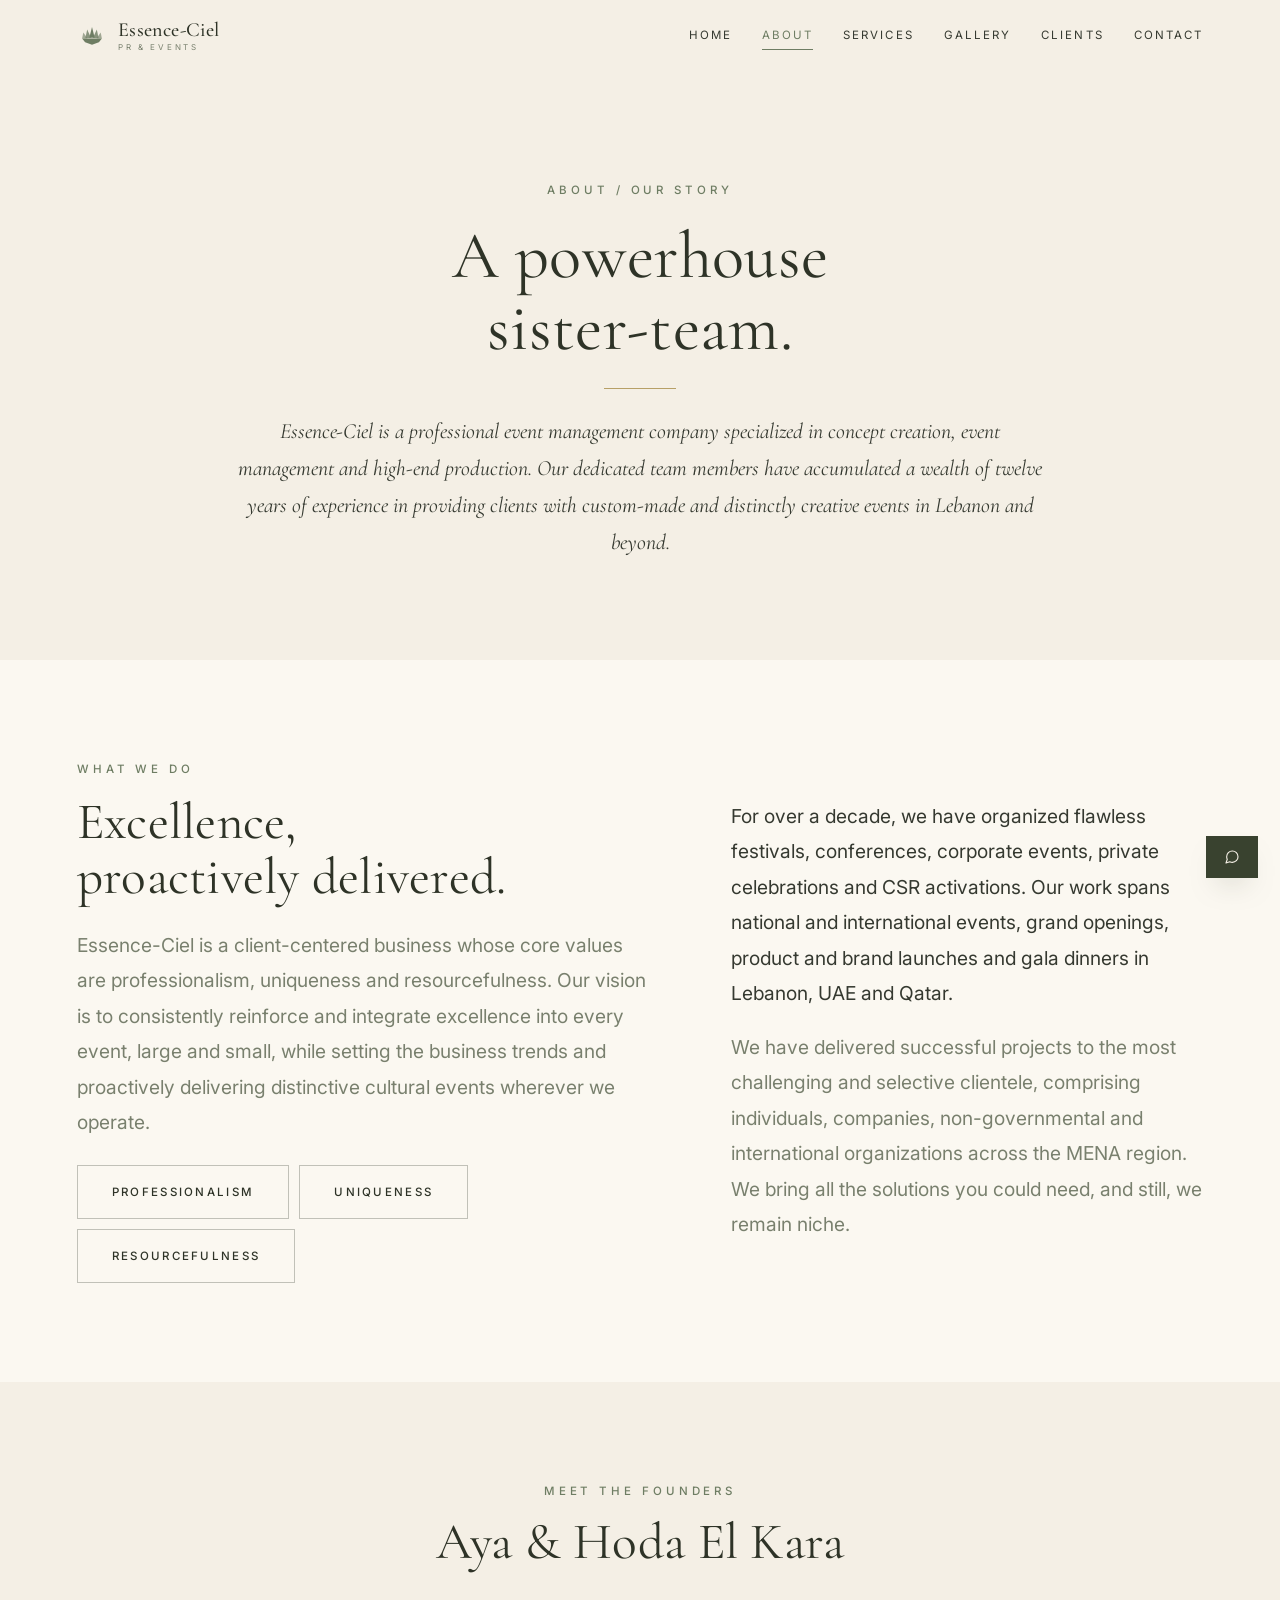
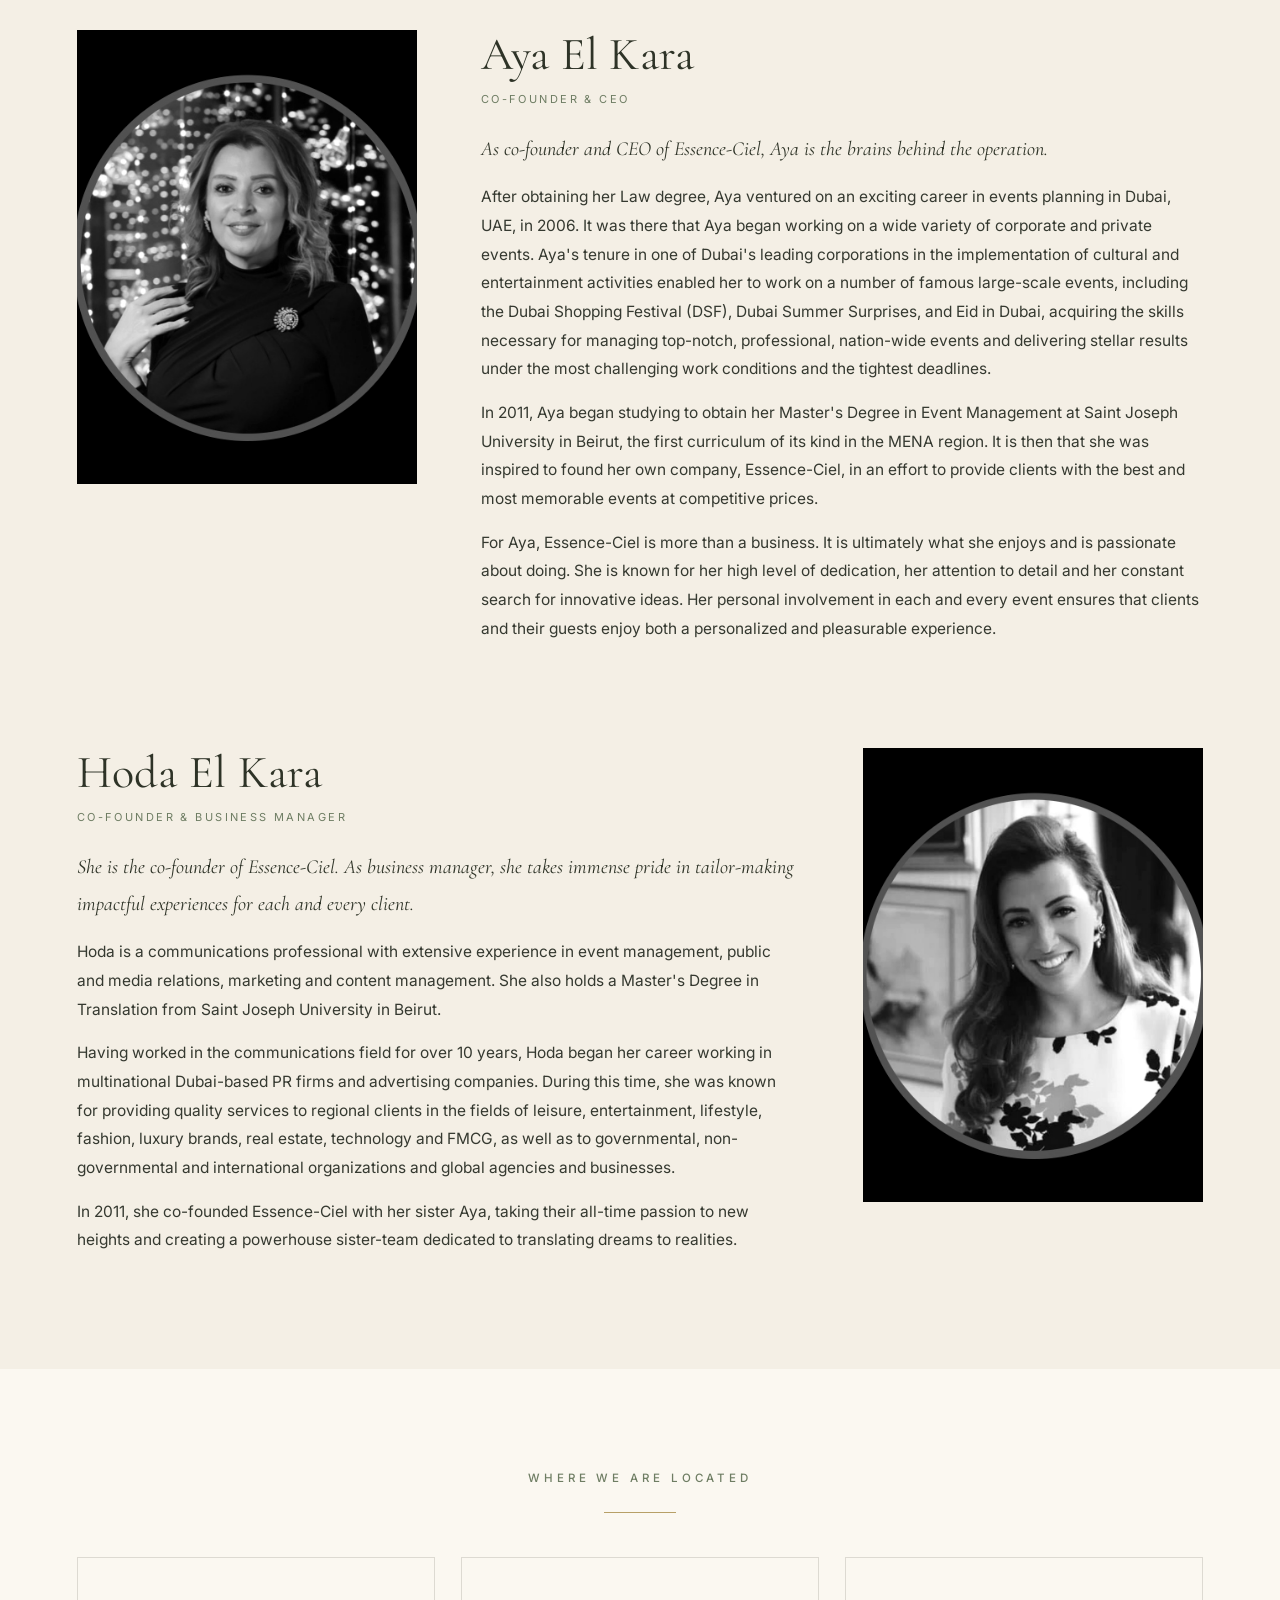
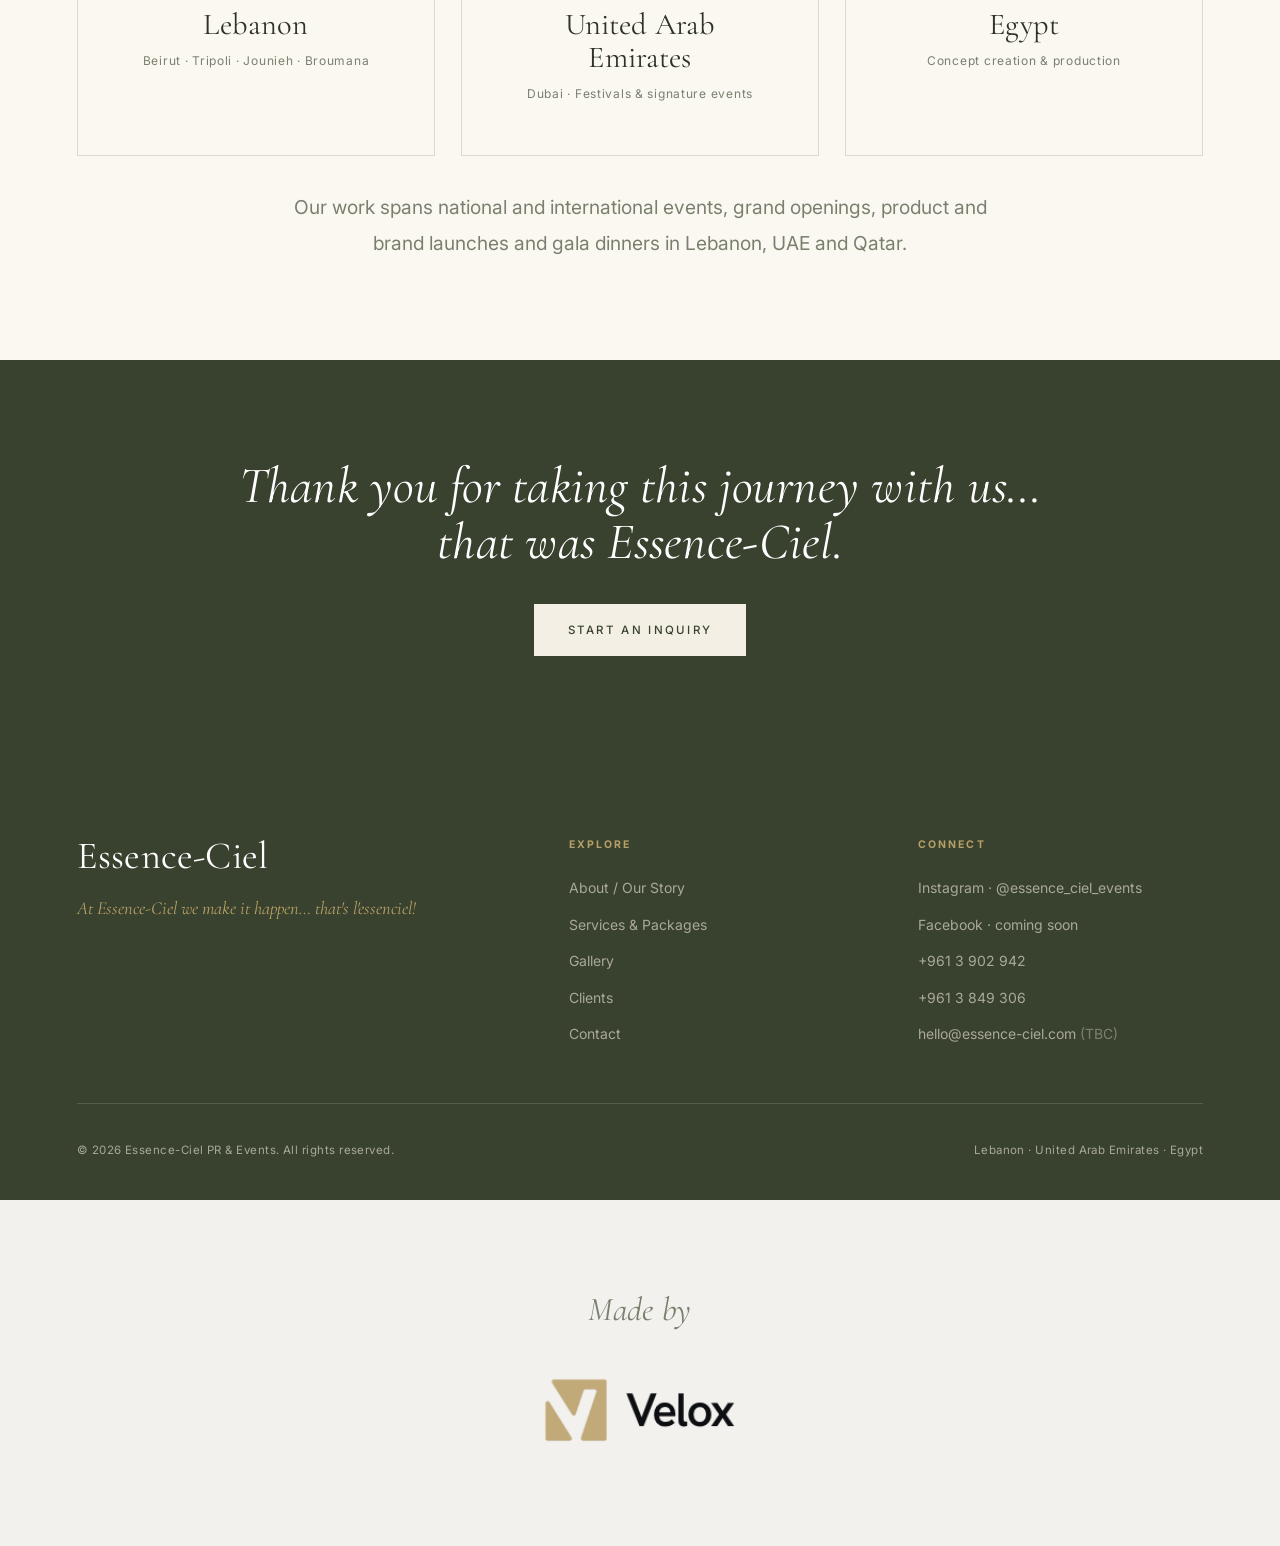
<file: about.html>
<!doctype html>
<html lang="en">
<head>
<meta charset="UTF-8">
<meta name="viewport" content="width=device-width, initial-scale=1.0">
<title>About &amp; Our Story, Essence-Ciel PR &amp; Events</title>
<meta name="description" content="Founded in 2011 by sisters Aya and Hoda El Kara, Essence-Ciel is a client-centered event house built on professionalism, uniqueness and resourcefulness.">
<link rel="icon" href="data:image/svg+xml,%3Csvg xmlns='http://www.w3.org/2000/svg' viewBox='0 0 100 100'%3E%3Crect width='100' height='100' rx='20' fill='%236E7D63'/%3E%3Cg fill='%23F4EFE5'%3E%3Cpolygon points='50,20 59,56 41,56'/%3E%3Cpolygon points='34,28 47,57 28,57'/%3E%3Cpolygon points='66,28 72,57 53,57'/%3E%3Cpolygon points='17,58 83,58 73,71 50,79 27,71'/%3E%3C/g%3E%3C/svg%3E">
<link rel="preconnect" href="https://fonts.googleapis.com"><link rel="preconnect" href="https://fonts.gstatic.com" crossorigin>
<link href="https://fonts.googleapis.com/css2?family=Cormorant+Garamond:ital,wght@0,400;0,500;0,600;1,400;1,500&family=Inter:wght@300;400;500&display=swap" rel="stylesheet">
<link rel="stylesheet" href="assets/css/style.css">
</head>
<body>

<header class="nav">
  <a class="brand" href="index.html">
    <span class="mk"><svg viewBox="0 0 100 100" fill="currentColor"><polygon points="50,20 59,56 41,56"/><polygon points="34,28 47,57 28,57" opacity=".8"/><polygon points="66,28 72,57 53,57" opacity=".8"/><polygon points="21,38 35,58 17,58" opacity=".62"/><polygon points="79,38 83,58 65,58" opacity=".62"/><polygon points="17,58 83,58 73,71 50,79 27,71"/></svg></span>
    <span class="wm"><b>Essence-Ciel</b><small>PR &amp; Events</small></span>
  </a>
  <nav class="nav-links"><a href="index.html">Home</a><a href="about.html">About</a><a href="services.html">Services</a><a href="gallery.html">Gallery</a><a href="clients.html">Clients</a><a href="contact.html">Contact</a></nav>
  <button class="burger" aria-label="Menu"><span></span><span></span><span></span></button>
</header>
<div class="mmenu"><a href="index.html">Home</a><a href="about.html">About</a><a href="services.html">Services</a><a href="gallery.html">Gallery</a><a href="clients.html">Clients</a><a href="contact.html">Contact</a><div class="mfoot">Lebanon · United Arab Emirates · Egypt<br>@essence_ciel_events</div></div>

<!-- page intro -->
<section class="section center" style="padding-top:clamp(130px,20vh,200px)">
  <div class="narrow">
    <p class="kicker reveal">About / Our Story</p>
    <h1 class="d-lg reveal d1" style="margin-top:20px">A powerhouse<br>sister-team.</h1>
    <div class="rule reveal d1"></div>
    <p class="body-serif reveal d2">Essence-Ciel is a professional event management company specialized in concept creation, event management and high-end production. Our dedicated team members have accumulated a wealth of twelve years of experience in providing clients with custom-made and distinctly creative events in Lebanon and beyond.</p>
  </div>
</section>

<!-- what we do -->
<section class="section soft">
  <div class="container two wide-l">
    <div class="reveal">
      <p class="kicker">What We Do</p>
      <h2 class="d-md" style="margin:16px 0 22px">Excellence,<br>proactively delivered.</h2>
      <p class="lead muted">Essence-Ciel is a client-centered business whose core values are professionalism, uniqueness and resourcefulness. Our vision is to consistently reinforce and integrate excellence into every event, large and small, while setting the business trends and proactively delivering distinctive cultural events wherever we operate.</p>
      <div style="display:flex;gap:10px;flex-wrap:wrap;margin-top:24px">
        <span class="btn btn-outline" style="pointer-events:none">Professionalism</span>
        <span class="btn btn-outline" style="pointer-events:none">Uniqueness</span>
        <span class="btn btn-outline" style="pointer-events:none">Resourcefulness</span>
      </div>
    </div>
    <div class="reveal d1">
      <p class="lead">For over a decade, we have organized flawless festivals, conferences, corporate events, private celebrations and CSR activations. Our work spans national and international events, grand openings, product and brand launches and gala dinners in Lebanon, UAE and Qatar.</p>
      <p class="lead muted" style="margin-top:18px">We have delivered successful projects to the most challenging and selective clientele, comprising individuals, companies, non-governmental and international organizations across the MENA region. We bring all the solutions you could need, and still, we remain niche.</p>
    </div>
  </div>
</section>

<!-- founders -->
<section class="section">
  <div class="container">
    <div class="center" style="margin-bottom:60px">
      <p class="kicker reveal">Meet the Founders</p>
      <h2 class="d-md reveal d1" style="margin-top:14px">Aya &amp; Hoda El Kara</h2>
    </div>

    <div style="display:flex;flex-direction:column;gap:clamp(60px,10vh,110px)">
      <div class="founder reveal">
        <div class="founder-ph ph mono"><img src="assets/img/founder-aya.jpg" alt="Aya El Kara"></div>
        <div>
          <h3 class="serif">Aya El Kara</h3>
          <div class="role">Co-founder &amp; CEO</div>
          <p>As co-founder and CEO of Essence-Ciel, Aya is the brains behind the operation.</p>
          <p>After obtaining her Law degree, Aya ventured on an exciting career in events planning in Dubai, UAE, in 2006. It was there that Aya began working on a wide variety of corporate and private events. Aya's tenure in one of Dubai's leading corporations in the implementation of cultural and entertainment activities enabled her to work on a number of famous large-scale events, including the Dubai Shopping Festival (DSF), Dubai Summer Surprises, and Eid in Dubai, acquiring the skills necessary for managing top-notch, professional, nation-wide events and delivering stellar results under the most challenging work conditions and the tightest deadlines.</p>
          <p>In 2011, Aya began studying to obtain her Master's Degree in Event Management at Saint Joseph University in Beirut, the first curriculum of its kind in the MENA region. It is then that she was inspired to found her own company, Essence-Ciel, in an effort to provide clients with the best and most memorable events at competitive prices.</p>
          <p>For Aya, Essence-Ciel is more than a business. It is ultimately what she enjoys and is passionate about doing. She is known for her high level of dedication, her attention to detail and her constant search for innovative ideas. Her personal involvement in each and every event ensures that clients and their guests enjoy both a personalized and pleasurable experience.</p>
        </div>
      </div>

      <div class="founder reveal">
        <div class="founder-ph ph mono"><img src="assets/img/founder-hoda.jpg" alt="Hoda El Kara"></div>
        <div>
          <h3 class="serif">Hoda El Kara</h3>
          <div class="role">Co-founder &amp; Business Manager</div>
          <p>She is the co-founder of Essence-Ciel. As business manager, she takes immense pride in tailor-making impactful experiences for each and every client.</p>
          <p>Hoda is a communications professional with extensive experience in event management, public and media relations, marketing and content management. She also holds a Master's Degree in Translation from Saint Joseph University in Beirut.</p>
          <p>Having worked in the communications field for over 10 years, Hoda began her career working in multinational Dubai-based PR firms and advertising companies. During this time, she was known for providing quality services to regional clients in the fields of leisure, entertainment, lifestyle, fashion, luxury brands, real estate, technology and FMCG, as well as to governmental, non-governmental and international organizations and global agencies and businesses.</p>
          <p>In 2011, she co-founded Essence-Ciel with her sister Aya, taking their all-time passion to new heights and creating a powerhouse sister-team dedicated to translating dreams to realities.</p>
        </div>
      </div>
    </div>
  </div>
</section>

<!-- where we operate -->
<section class="section soft center">
  <div class="container">
    <p class="kicker reveal">Where We Are Located</p>
    <div class="rule reveal"></div>
    <div class="locs" style="margin-top:44px">
      <div class="loc reveal"><h4 class="serif">Lebanon</h4><p>Beirut · Tripoli · Jounieh · Broumana</p></div>
      <div class="loc reveal d1"><h4 class="serif">United Arab Emirates</h4><p>Dubai · Festivals &amp; signature events</p></div>
      <div class="loc reveal d2"><h4 class="serif">Egypt</h4><p>Concept creation &amp; production</p></div>
    </div>
    <p class="lead muted reveal" style="margin-top:34px;max-width:60ch;margin-left:auto;margin-right:auto">Our work spans national and international events, grand openings, product and brand launches and gala dinners in Lebanon, UAE and Qatar.</p>
  </div>
</section>

<!-- closing -->
<section class="section dark center">
  <div class="narrow">
    <h2 class="d-md reveal italic serif" style="color:#fff">Thank you for taking this journey with us… that was Essence-Ciel.</h2>
    <div class="reveal d1" style="margin-top:34px"><a href="contact.html" class="btn btn-solid" style="background:var(--cream);color:var(--sage-deep)">Start an Inquiry</a></div>
  </div>
</section>

<footer class="footer">
  <div class="container">
    <div class="foot-top">
      <div><h3 class="serif">Essence-Ciel</h3><p class="tag serif">At Essence-Ciel we make it happen… that's l'essenciel!</p></div>
      <div class="foot-col"><h5>Explore</h5><a href="about.html">About / Our Story</a><a href="services.html">Services &amp; Packages</a><a href="gallery.html">Gallery</a><a href="clients.html">Clients</a><a href="contact.html">Contact</a></div>
      <div class="foot-col"><h5>Connect</h5><a href="https://instagram.com/essence_ciel_events" target="_blank" rel="noopener">Instagram · @essence_ciel_events</a><a href="#" rel="noopener">Facebook · coming soon</a><a href="tel:+9613902942">+961 3 902 942</a><a href="tel:+9613849306">+961 3 849 306</a><p>hello@essence-ciel.com <span style="opacity:.6">(TBC)</span></p></div>
    </div>
    <div class="foot-bottom"><span>© <span data-year></span> Essence-Ciel PR &amp; Events. All rights reserved.</span><span>Lebanon · United Arab Emirates · Egypt</span></div>
  </div>
</footer>

<!-- MADE BY VELOX -->
<section class="velox">
  <span class="velox-made">Made by</span>
  <img class="velox-logo" src="assets/img/velox-logo.png" alt="Velox" width="242" height="90">
</section>

<button class="chat-btn" id="chatBtn" aria-label="Chat with us"><svg viewBox="0 0 24 24" fill="none" stroke="currentColor" stroke-width="1.7" stroke-linecap="round" stroke-linejoin="round"><path d="M21 11.5a8.38 8.38 0 0 1-8.5 8.5 8.5 8.5 0 0 1-3.8-.9L3 21l1.9-5.7A8.38 8.38 0 0 1 4 11.5 8.5 8.5 0 0 1 12.5 3 8.38 8.38 0 0 1 21 11.5z"/></svg></button>
<div class="chat-panel" id="chatPanel"><div class="ch-h"><b class="serif">Chat with us</b><p>We usually reply within the hour.</p></div><div class="ch-b"><p>How can Essence-Ciel help with your event?</p><a href="https://instagram.com/essence_ciel_events" target="_blank" rel="noopener">Message us on Instagram</a><a href="tel:+9613902942">Call +961 3 902 942</a><a href="contact.html">Send an inquiry</a></div></div>

<script src="assets/js/main.js"></script>
</body>
</html>
</file>
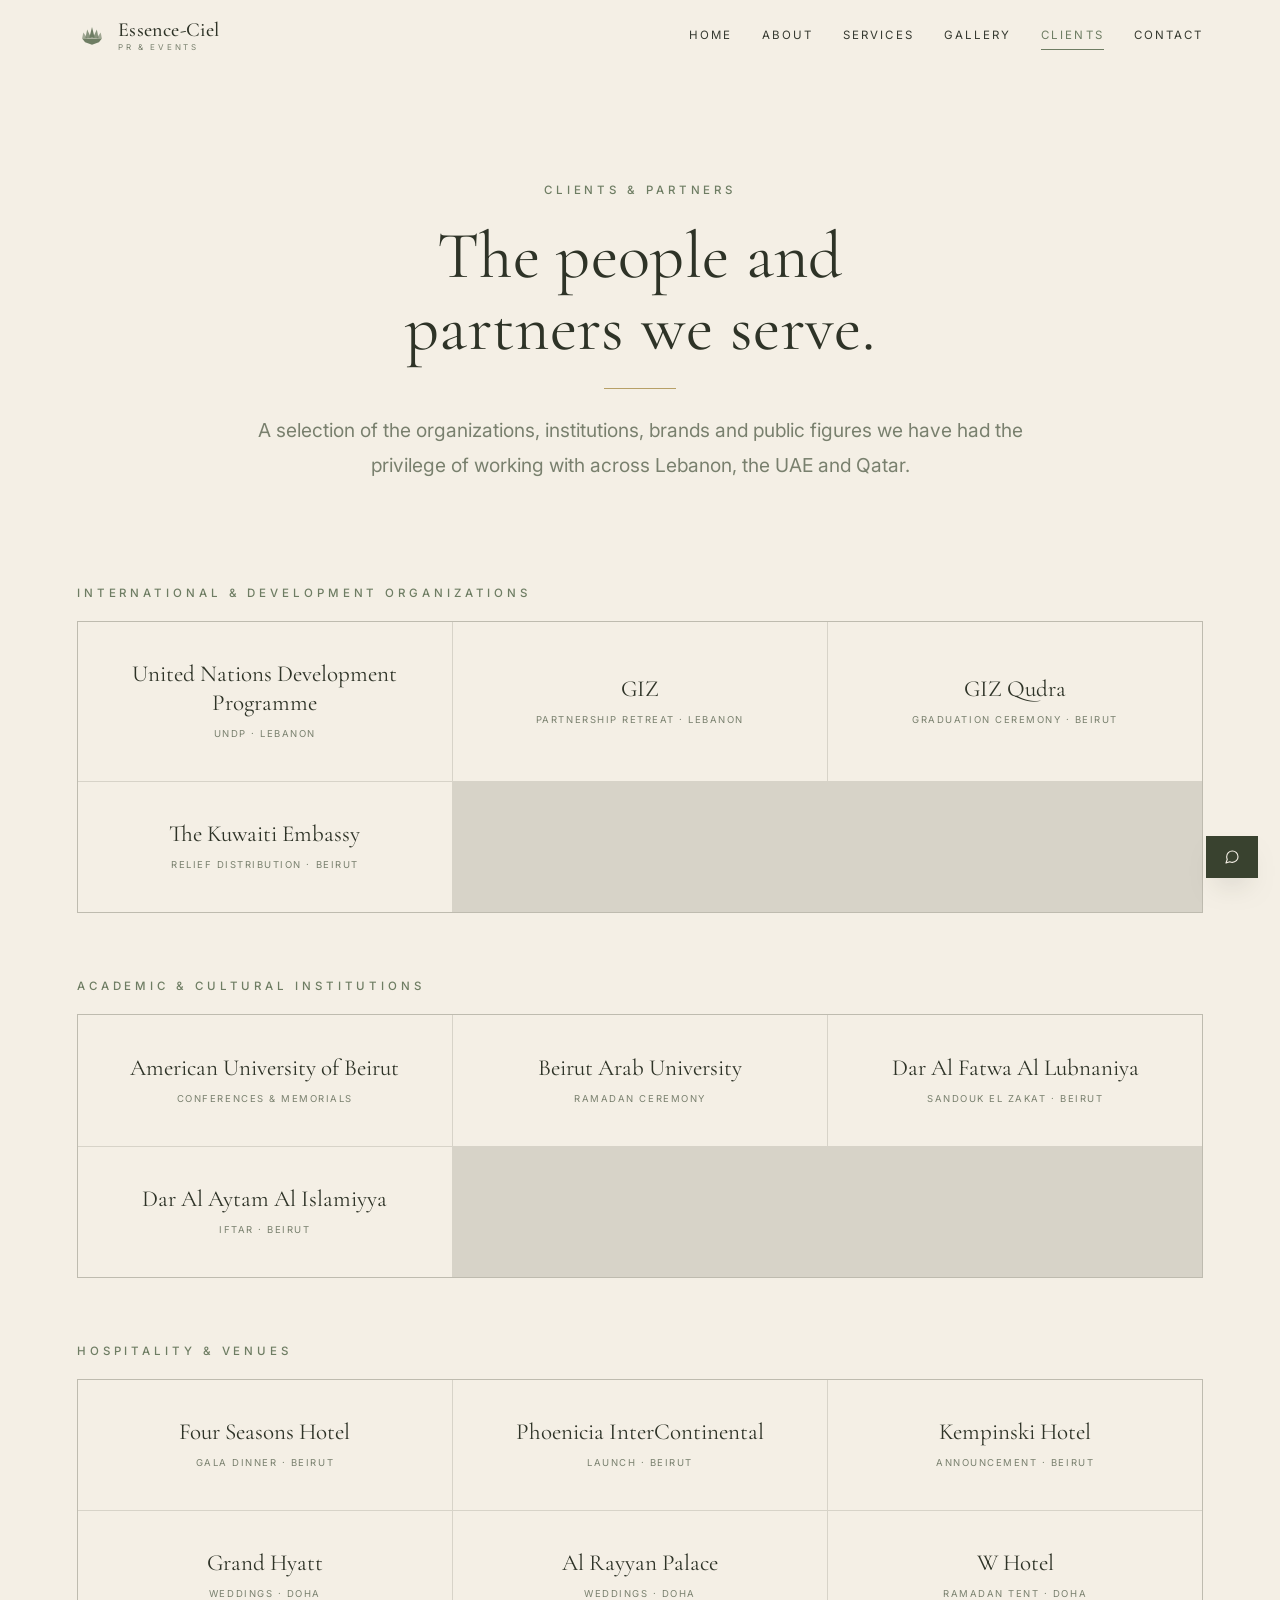
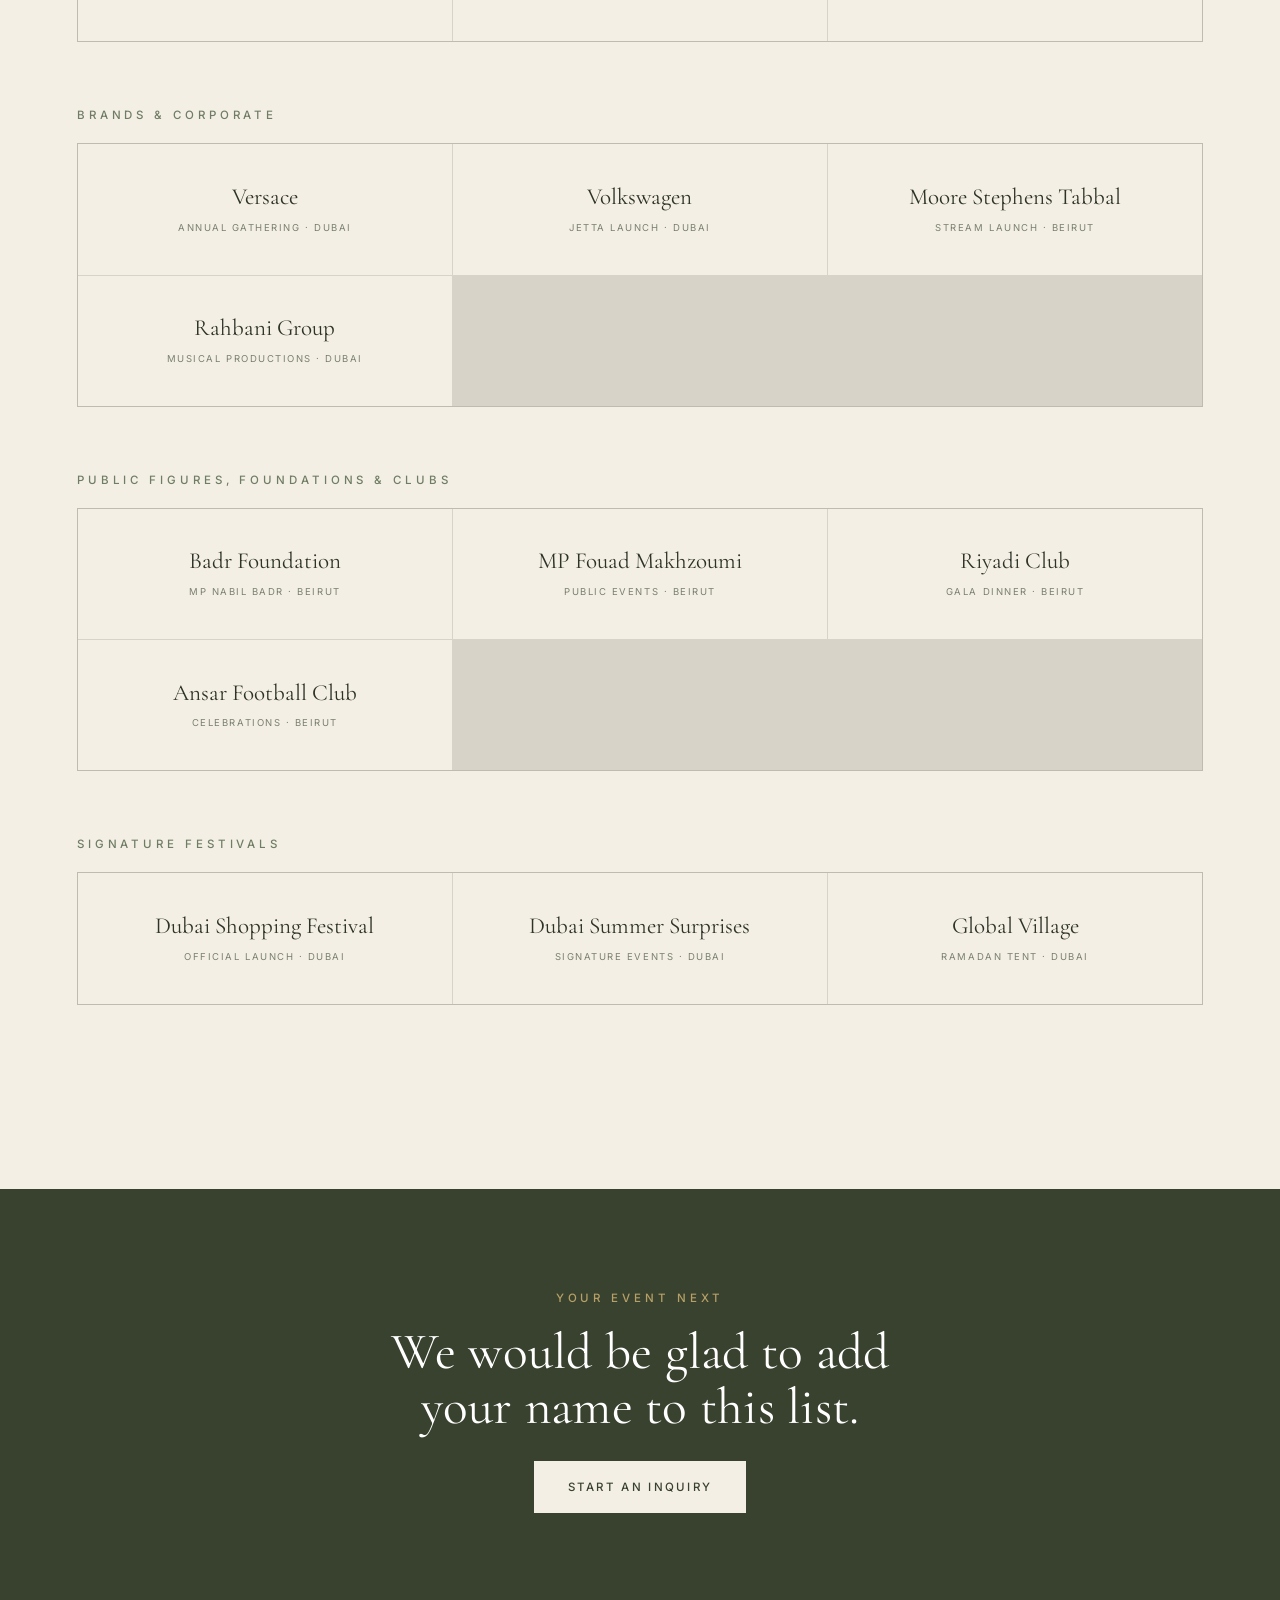
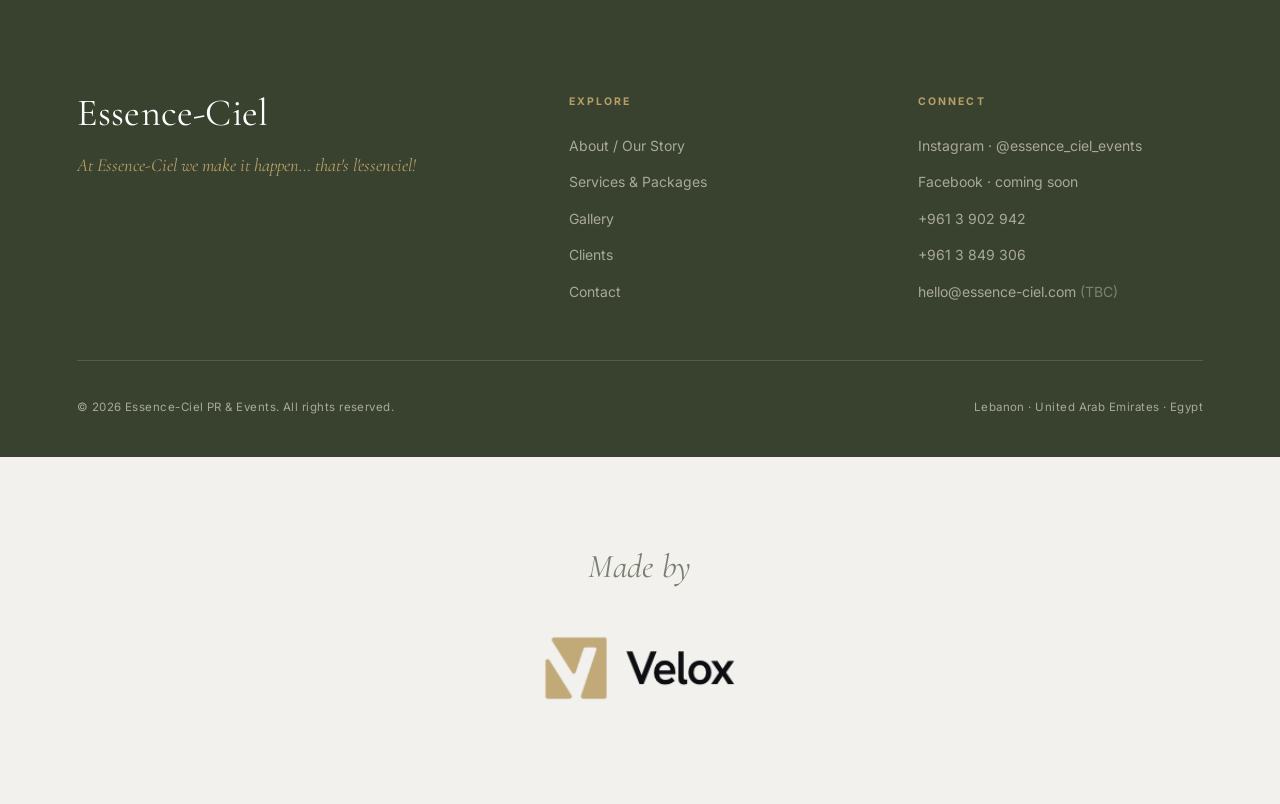
<file: clients.html>
<!doctype html>
<html lang="en">
<head>
<meta charset="UTF-8">
<meta name="viewport" content="width=device-width, initial-scale=1.0">
<title>Clients &amp; Partners | Essence-Ciel PR &amp; Events</title>
<meta name="description" content="A selection of the organizations, institutions, brands and public figures Essence-Ciel PR &amp; Events has worked with across Lebanon, the UAE and Qatar.">
<link rel="icon" href="data:image/svg+xml,%3Csvg xmlns='http://www.w3.org/2000/svg' viewBox='0 0 100 100'%3E%3Crect width='100' height='100' rx='20' fill='%236E7D63'/%3E%3Cg fill='%23F4EFE5'%3E%3Cpolygon points='50,20 59,56 41,56'/%3E%3Cpolygon points='34,28 47,57 28,57'/%3E%3Cpolygon points='66,28 72,57 53,57'/%3E%3Cpolygon points='17,58 83,58 73,71 50,79 27,71'/%3E%3C/g%3E%3C/svg%3E">
<link rel="preconnect" href="https://fonts.googleapis.com"><link rel="preconnect" href="https://fonts.gstatic.com" crossorigin>
<link href="https://fonts.googleapis.com/css2?family=Cormorant+Garamond:ital,wght@0,400;0,500;0,600;1,400;1,500&family=Inter:wght@300;400;500&display=swap" rel="stylesheet">
<link rel="stylesheet" href="assets/css/style.css">
</head>
<body>

<header class="nav">
  <a class="brand" href="index.html"><span class="mk"><svg viewBox="0 0 100 100" fill="currentColor"><polygon points="50,20 59,56 41,56"/><polygon points="34,28 47,57 28,57" opacity=".8"/><polygon points="66,28 72,57 53,57" opacity=".8"/><polygon points="21,38 35,58 17,58" opacity=".62"/><polygon points="79,38 83,58 65,58" opacity=".62"/><polygon points="17,58 83,58 73,71 50,79 27,71"/></svg></span><span class="wm"><b>Essence-Ciel</b><small>PR &amp; Events</small></span></a>
  <nav class="nav-links"><a href="index.html">Home</a><a href="about.html">About</a><a href="services.html">Services</a><a href="gallery.html">Gallery</a><a href="clients.html">Clients</a><a href="contact.html">Contact</a></nav>
  <button class="burger" aria-label="Menu"><span></span><span></span><span></span></button>
</header>
<div class="mmenu"><a href="index.html">Home</a><a href="about.html">About</a><a href="services.html">Services</a><a href="gallery.html">Gallery</a><a href="clients.html">Clients</a><a href="contact.html">Contact</a><div class="mfoot">Lebanon · United Arab Emirates · Egypt<br>@essence_ciel_events</div></div>

<section class="section center" style="padding-top:clamp(130px,20vh,200px);padding-bottom:0">
  <div class="narrow">
    <p class="kicker reveal">Clients &amp; Partners</p>
    <h1 class="d-lg reveal d1" style="margin-top:20px">The people and<br>partners we serve.</h1>
    <div class="rule reveal d1"></div>
    <p class="lead muted reveal d2">A selection of the organizations, institutions, brands and public figures we have had the privilege of working with across Lebanon, the UAE and Qatar.</p>
  </div>
</section>

<section class="section">
  <div class="container">

    <p class="kicker reveal" style="margin-bottom:18px">International &amp; Development Organizations</p>
    <div class="client-grid reveal">
      <div class="client"><div class="n">United Nations Development Programme</div><div class="c">UNDP · Lebanon</div></div>
      <div class="client"><div class="n">GIZ</div><div class="c">Partnership Retreat · Lebanon</div></div>
      <div class="client"><div class="n">GIZ Qudra</div><div class="c">Graduation Ceremony · Beirut</div></div>
      <div class="client"><div class="n">The Kuwaiti Embassy</div><div class="c">Relief Distribution · Beirut</div></div>
    </div>

    <p class="kicker reveal" style="margin:clamp(44px,7vh,80px) 0 18px">Academic &amp; Cultural Institutions</p>
    <div class="client-grid reveal">
      <div class="client"><div class="n">American University of Beirut</div><div class="c">Conferences &amp; Memorials</div></div>
      <div class="client"><div class="n">Beirut Arab University</div><div class="c">Ramadan Ceremony</div></div>
      <div class="client"><div class="n">Dar Al Fatwa Al Lubnaniya</div><div class="c">Sandouk El Zakat · Beirut</div></div>
      <div class="client"><div class="n">Dar Al Aytam Al Islamiyya</div><div class="c">Iftar · Beirut</div></div>
    </div>

    <p class="kicker reveal" style="margin:clamp(44px,7vh,80px) 0 18px">Hospitality &amp; Venues</p>
    <div class="client-grid reveal">
      <div class="client"><div class="n">Four Seasons Hotel</div><div class="c">Gala Dinner · Beirut</div></div>
      <div class="client"><div class="n">Phoenicia InterContinental</div><div class="c">Launch · Beirut</div></div>
      <div class="client"><div class="n">Kempinski Hotel</div><div class="c">Announcement · Beirut</div></div>
      <div class="client"><div class="n">Grand Hyatt</div><div class="c">Weddings · Doha</div></div>
      <div class="client"><div class="n">Al Rayyan Palace</div><div class="c">Weddings · Doha</div></div>
      <div class="client"><div class="n">W Hotel</div><div class="c">Ramadan Tent · Doha</div></div>
    </div>

    <p class="kicker reveal" style="margin:clamp(44px,7vh,80px) 0 18px">Brands &amp; Corporate</p>
    <div class="client-grid reveal">
      <div class="client"><div class="n">Versace</div><div class="c">Annual Gathering · Dubai</div></div>
      <div class="client"><div class="n">Volkswagen</div><div class="c">Jetta Launch · Dubai</div></div>
      <div class="client"><div class="n">Moore Stephens Tabbal</div><div class="c">STREAM Launch · Beirut</div></div>
      <div class="client"><div class="n">Rahbani Group</div><div class="c">Musical Productions · Dubai</div></div>
    </div>

    <p class="kicker reveal" style="margin:clamp(44px,7vh,80px) 0 18px">Public Figures, Foundations &amp; Clubs</p>
    <div class="client-grid reveal">
      <div class="client"><div class="n">Badr Foundation</div><div class="c">MP Nabil Badr · Beirut</div></div>
      <div class="client"><div class="n">MP Fouad Makhzoumi</div><div class="c">Public Events · Beirut</div></div>
      <div class="client"><div class="n">Riyadi Club</div><div class="c">Gala Dinner · Beirut</div></div>
      <div class="client"><div class="n">Ansar Football Club</div><div class="c">Celebrations · Beirut</div></div>
    </div>

    <p class="kicker reveal" style="margin:clamp(44px,7vh,80px) 0 18px">Signature Festivals</p>
    <div class="client-grid reveal">
      <div class="client"><div class="n">Dubai Shopping Festival</div><div class="c">Official Launch · Dubai</div></div>
      <div class="client"><div class="n">Dubai Summer Surprises</div><div class="c">Signature Events · Dubai</div></div>
      <div class="client"><div class="n">Global Village</div><div class="c">Ramadan Tent · Dubai</div></div>
    </div>

    <p class="center muted reveal" style="margin-top:clamp(44px,7vh,70px);font-size:13px;letter-spacing:.04em">Full project list detailed under Services. Client references available on request.</p>
  </div>
</section>

<section class="section dark center">
  <div class="narrow">
    <p class="kicker reveal">Your event next</p>
    <h2 class="d-md reveal d1" style="margin:16px 0 26px">We would be glad to add<br>your name to this list.</h2>
    <div class="reveal d2"><a href="contact.html" class="btn btn-solid" style="background:var(--cream);color:var(--sage-deep)">Start an Inquiry</a></div>
  </div>
</section>

<footer class="footer">
  <div class="container">
    <div class="foot-top">
      <div><h3 class="serif">Essence-Ciel</h3><p class="tag serif">At Essence-Ciel we make it happen… that's l'essenciel!</p></div>
      <div class="foot-col"><h5>Explore</h5><a href="about.html">About / Our Story</a><a href="services.html">Services &amp; Packages</a><a href="gallery.html">Gallery</a><a href="clients.html">Clients</a><a href="contact.html">Contact</a></div>
      <div class="foot-col"><h5>Connect</h5><a href="https://instagram.com/essence_ciel_events" target="_blank" rel="noopener">Instagram · @essence_ciel_events</a><a href="#" rel="noopener">Facebook · coming soon</a><a href="tel:+9613902942">+961 3 902 942</a><a href="tel:+9613849306">+961 3 849 306</a><p>hello@essence-ciel.com <span style="opacity:.6">(TBC)</span></p></div>
    </div>
    <div class="foot-bottom"><span>© <span data-year></span> Essence-Ciel PR &amp; Events. All rights reserved.</span><span>Lebanon · United Arab Emirates · Egypt</span></div>
  </div>
</footer>

<!-- MADE BY VELOX -->
<section class="velox">
  <span class="velox-made">Made by</span>
  <img class="velox-logo" src="assets/img/velox-logo.png" alt="Velox" width="242" height="90">
</section>

<button class="chat-btn" id="chatBtn" aria-label="Chat with us"><svg viewBox="0 0 24 24" fill="none" stroke="currentColor" stroke-width="1.7" stroke-linecap="round" stroke-linejoin="round"><path d="M21 11.5a8.38 8.38 0 0 1-8.5 8.5 8.5 8.5 0 0 1-3.8-.9L3 21l1.9-5.7A8.38 8.38 0 0 1 4 11.5 8.5 8.5 0 0 1 12.5 3 8.38 8.38 0 0 1 21 11.5z"/></svg></button>
<div class="chat-panel" id="chatPanel"><div class="ch-h"><b class="serif">Chat with us</b><p>We usually reply within the hour.</p></div><div class="ch-b"><p>How can Essence-Ciel help with your event?</p><a href="https://instagram.com/essence_ciel_events" target="_blank" rel="noopener">Message us on Instagram</a><a href="tel:+9613902942">Call +961 3 902 942</a><a href="contact.html">Send an inquiry</a></div></div>

<script src="assets/js/main.js"></script>
</body>
</html>
</file>
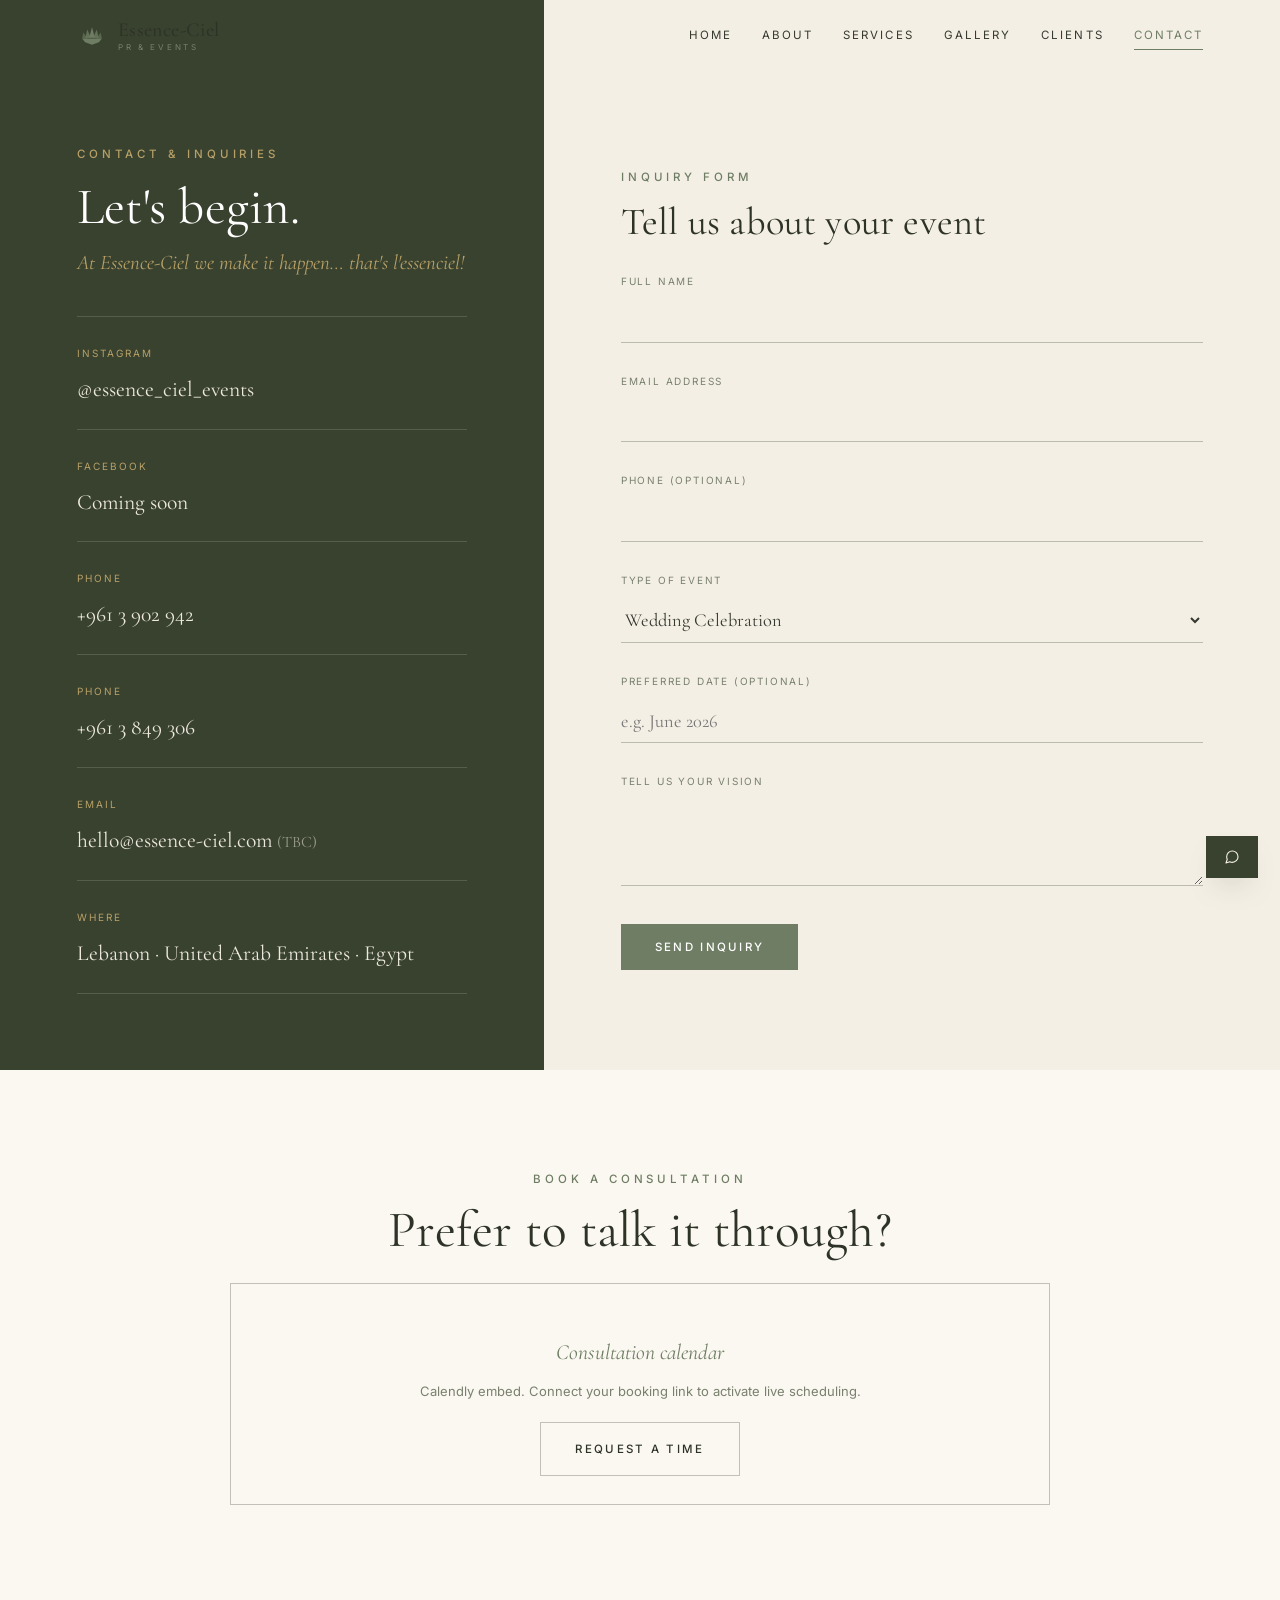
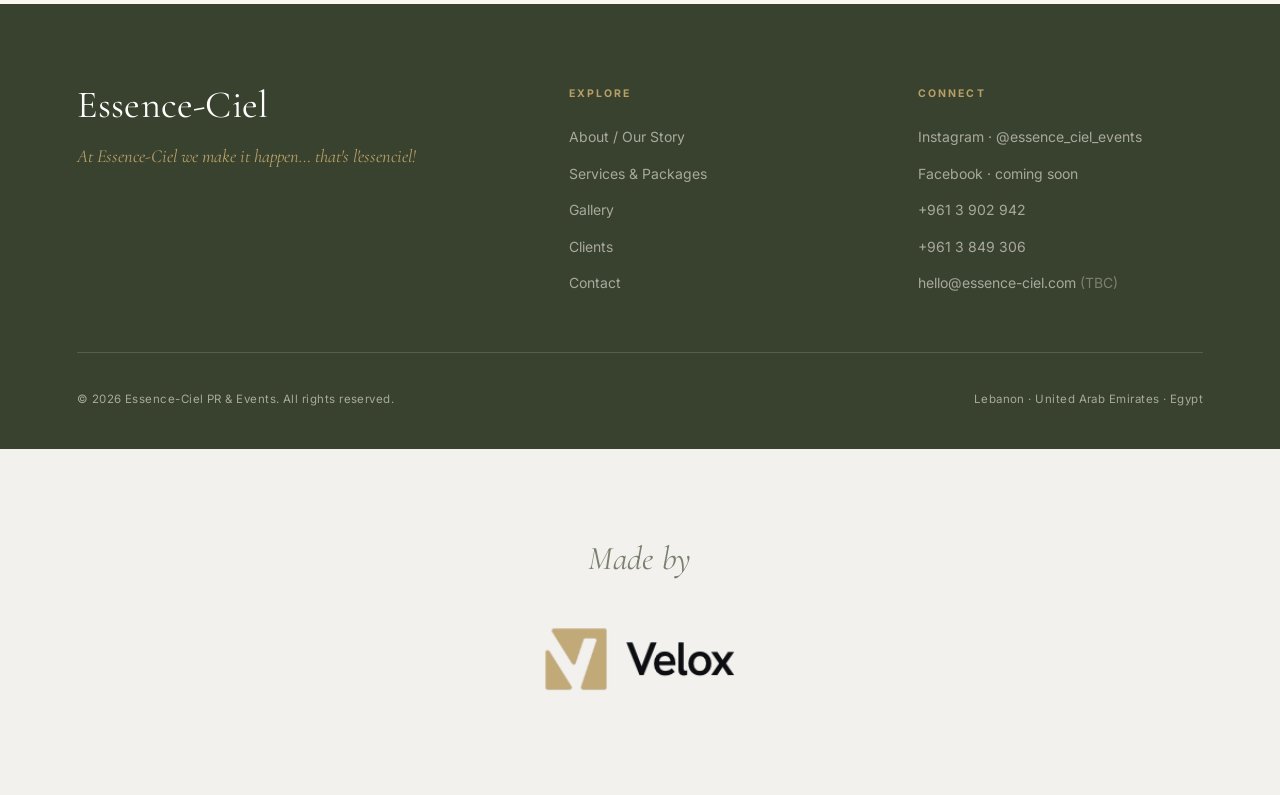
<file: contact.html>
<!doctype html>
<html lang="en">
<head>
<meta charset="UTF-8">
<meta name="viewport" content="width=device-width, initial-scale=1.0">
<title>Contact &amp; Inquiries, Essence-Ciel PR &amp; Events</title>
<meta name="description" content="Tell us about your event. Send an inquiry, book a consultation, or reach Essence-Ciel PR &amp; Events across Lebanon, the UAE and Egypt.">
<link rel="icon" href="data:image/svg+xml,%3Csvg xmlns='http://www.w3.org/2000/svg' viewBox='0 0 100 100'%3E%3Crect width='100' height='100' rx='20' fill='%236E7D63'/%3E%3Cg fill='%23F4EFE5'%3E%3Cpolygon points='50,20 59,56 41,56'/%3E%3Cpolygon points='34,28 47,57 28,57'/%3E%3Cpolygon points='66,28 72,57 53,57'/%3E%3Cpolygon points='17,58 83,58 73,71 50,79 27,71'/%3E%3C/g%3E%3C/svg%3E">
<link rel="preconnect" href="https://fonts.googleapis.com"><link rel="preconnect" href="https://fonts.gstatic.com" crossorigin>
<link href="https://fonts.googleapis.com/css2?family=Cormorant+Garamond:ital,wght@0,400;0,500;0,600;1,400;1,500&family=Inter:wght@300;400;500&display=swap" rel="stylesheet">
<link rel="stylesheet" href="assets/css/style.css">
</head>
<body>

<header class="nav">
  <a class="brand" href="index.html"><span class="mk"><svg viewBox="0 0 100 100" fill="currentColor"><polygon points="50,20 59,56 41,56"/><polygon points="34,28 47,57 28,57" opacity=".8"/><polygon points="66,28 72,57 53,57" opacity=".8"/><polygon points="21,38 35,58 17,58" opacity=".62"/><polygon points="79,38 83,58 65,58" opacity=".62"/><polygon points="17,58 83,58 73,71 50,79 27,71"/></svg></span><span class="wm"><b>Essence-Ciel</b><small>PR &amp; Events</small></span></a>
  <nav class="nav-links"><a href="index.html">Home</a><a href="about.html">About</a><a href="services.html">Services</a><a href="gallery.html">Gallery</a><a href="clients.html">Clients</a><a href="contact.html">Contact</a></nav>
  <button class="burger" aria-label="Menu"><span></span><span></span><span></span></button>
</header>
<div class="mmenu"><a href="index.html">Home</a><a href="about.html">About</a><a href="services.html">Services</a><a href="gallery.html">Gallery</a><a href="clients.html">Clients</a><a href="contact.html">Contact</a><div class="mfoot">Lebanon · United Arab Emirates · Egypt<br>@essence_ciel_events</div></div>

<!-- split -->
<section class="contact-split" style="margin-top:0">
  <div class="contact-left" style="display:flex;flex-direction:column;justify-content:center;padding-top:clamp(120px,16vh,160px)">
    <p class="kicker" style="color:var(--gold)">Contact &amp; Inquiries</p>
    <h2 class="d-md" style="margin:16px 0 10px">Let's begin.</h2>
    <p class="serif italic" style="color:var(--gold);font-size:1.3rem">At Essence-Ciel we make it happen… that's l'essenciel!</p>
    <div style="margin-top:34px">
      <div class="ci-row"><span class="l">Instagram</span><a class="v serif" href="https://instagram.com/essence_ciel_events" target="_blank" rel="noopener">@essence_ciel_events</a></div>
      <div class="ci-row"><span class="l">Facebook</span><span class="v serif">Coming soon</span></div>
      <div class="ci-row"><span class="l">Phone</span><a class="v serif" href="tel:+9613902942">+961 3 902 942</a></div>
      <div class="ci-row"><span class="l">Phone</span><a class="v serif" href="tel:+9613849306">+961 3 849 306</a></div>
      <div class="ci-row"><span class="l">Email</span><span class="v serif">hello@essence-ciel.com <span style="opacity:.55;font-size:1rem">(TBC)</span></span></div>
      <div class="ci-row" style="border-bottom:1px solid rgba(237,233,221,.16)"><span class="l">Where</span><span class="v serif">Lebanon · United Arab Emirates · Egypt</span></div>
    </div>
  </div>

  <div class="contact-right" style="display:flex;flex-direction:column;justify-content:center;padding-top:clamp(120px,16vh,160px)">
    <p class="kicker reveal">Inquiry Form</p>
    <h2 class="d-sm reveal d1" style="margin:14px 0 30px">Tell us about your event</h2>

    <form id="inquiryForm" class="reveal d1" novalidate>
      <div class="field"><label for="name">Full name</label><input id="name" name="name" type="text" required></div>
      <div class="field"><label for="email">Email address</label><input id="email" name="email" type="email" required></div>
      <div class="field"><label for="phone">Phone (optional)</label><input id="phone" name="phone" type="tel"></div>
      <div class="field"><label for="type">Type of event</label>
        <select id="type" name="type">
          <option>Wedding Celebration</option><option>Private Function</option><option>Corporate Event &amp; PR</option>
          <option>Conference / Public Event</option><option>Festival</option><option>Concert / Musical</option>
          <option>Sports Event</option><option>CSR Activation</option><option>Other</option>
        </select>
      </div>
      <div class="field"><label for="date">Preferred date (optional)</label><input id="date" name="date" type="text" placeholder="e.g. June 2026"></div>
      <div class="field"><label for="message">Tell us your vision</label><textarea id="message" name="message" rows="3" required></textarea></div>
      <button type="submit" class="btn btn-solid">Send Inquiry</button>
    </form>

    <div class="form-success" id="formSuccess">
      Thank you. Your inquiry has reached us.<br>The Essence-Ciel team will be in touch very shortly.
    </div>
  </div>
</section>

<!-- booking / calendly -->
<section class="section soft center" id="book">
  <div class="narrow">
    <p class="kicker reveal">Book a Consultation</p>
    <h2 class="d-md reveal d1" style="margin:14px 0 24px">Prefer to talk it through?</h2>
    <div class="calendly-ph reveal d2">
      <!-- Calendly inline embed placeholder.
           To go live: create a Calendly event type, then replace the data-url below
           with your link (e.g. https://calendly.com/essence-ciel/consultation) and
           uncomment the Calendly script + widget at the bottom of this section. -->
      <div class="calendly-inline-widget" data-url="https://calendly.com/YOUR-ESSENCE-CIEL-LINK/consultation" style="min-width:320px;height:120px;display:grid;place-items:center">
        <div>
          <p class="serif italic" style="font-size:1.35rem;color:var(--sage-2)">Consultation calendar</p>
          <p class="muted" style="font-size:13px;margin-top:8px">Calendly embed. Connect your booking link to activate live scheduling.</p>
          <a href="mailto:hello@essence-ciel.com?subject=Consultation%20Request" class="btn btn-outline" style="margin-top:20px">Request a time</a>
        </div>
      </div>
      <!-- <link href="https://assets.calendly.com/assets/external/widget.css" rel="stylesheet">
           <script src="https://assets.calendly.com/assets/external/widget.js" async></script> -->
    </div>
  </div>
</section>

<footer class="footer">
  <div class="container">
    <div class="foot-top">
      <div><h3 class="serif">Essence-Ciel</h3><p class="tag serif">At Essence-Ciel we make it happen… that's l'essenciel!</p></div>
      <div class="foot-col"><h5>Explore</h5><a href="about.html">About / Our Story</a><a href="services.html">Services &amp; Packages</a><a href="gallery.html">Gallery</a><a href="clients.html">Clients</a><a href="contact.html">Contact</a></div>
      <div class="foot-col"><h5>Connect</h5><a href="https://instagram.com/essence_ciel_events" target="_blank" rel="noopener">Instagram · @essence_ciel_events</a><a href="#" rel="noopener">Facebook · coming soon</a><a href="tel:+9613902942">+961 3 902 942</a><a href="tel:+9613849306">+961 3 849 306</a><p>hello@essence-ciel.com <span style="opacity:.6">(TBC)</span></p></div>
    </div>
    <div class="foot-bottom"><span>© <span data-year></span> Essence-Ciel PR &amp; Events. All rights reserved.</span><span>Lebanon · United Arab Emirates · Egypt</span></div>
  </div>
</footer>

<!-- MADE BY VELOX -->
<section class="velox">
  <span class="velox-made">Made by</span>
  <img class="velox-logo" src="assets/img/velox-logo.png" alt="Velox" width="242" height="90">
</section>

<button class="chat-btn" id="chatBtn" aria-label="Chat with us"><svg viewBox="0 0 24 24" fill="none" stroke="currentColor" stroke-width="1.7" stroke-linecap="round" stroke-linejoin="round"><path d="M21 11.5a8.38 8.38 0 0 1-8.5 8.5 8.5 8.5 0 0 1-3.8-.9L3 21l1.9-5.7A8.38 8.38 0 0 1 4 11.5 8.5 8.5 0 0 1 12.5 3 8.38 8.38 0 0 1 21 11.5z"/></svg></button>
<div class="chat-panel" id="chatPanel"><div class="ch-h"><b class="serif">Chat with us</b><p>We usually reply within the hour.</p></div><div class="ch-b"><p>How can Essence-Ciel help with your event?</p><a href="https://instagram.com/essence_ciel_events" target="_blank" rel="noopener">Message us on Instagram</a><a href="tel:+9613902942">Call +961 3 902 942</a><a href="mailto:hello@essence-ciel.com">Email us</a></div></div>

<script src="assets/js/main.js"></script>
</body>
</html>
</file>
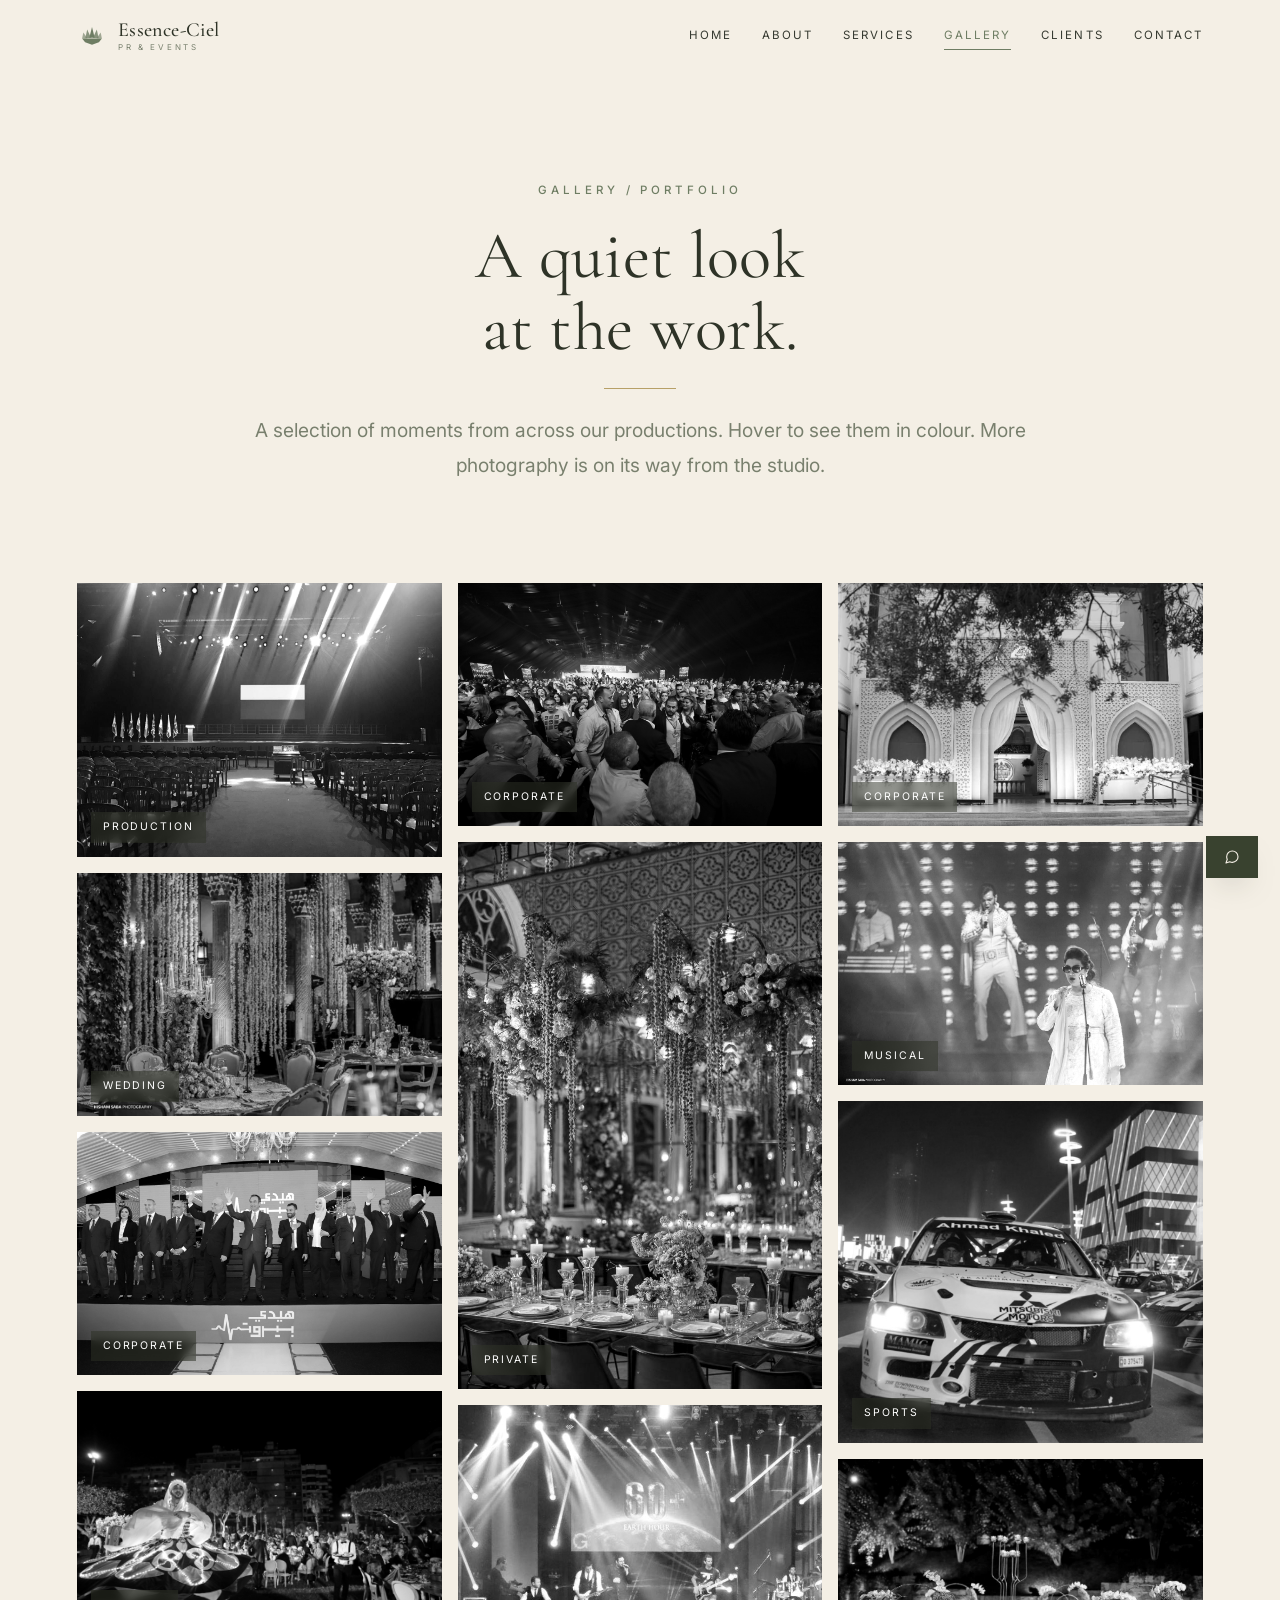
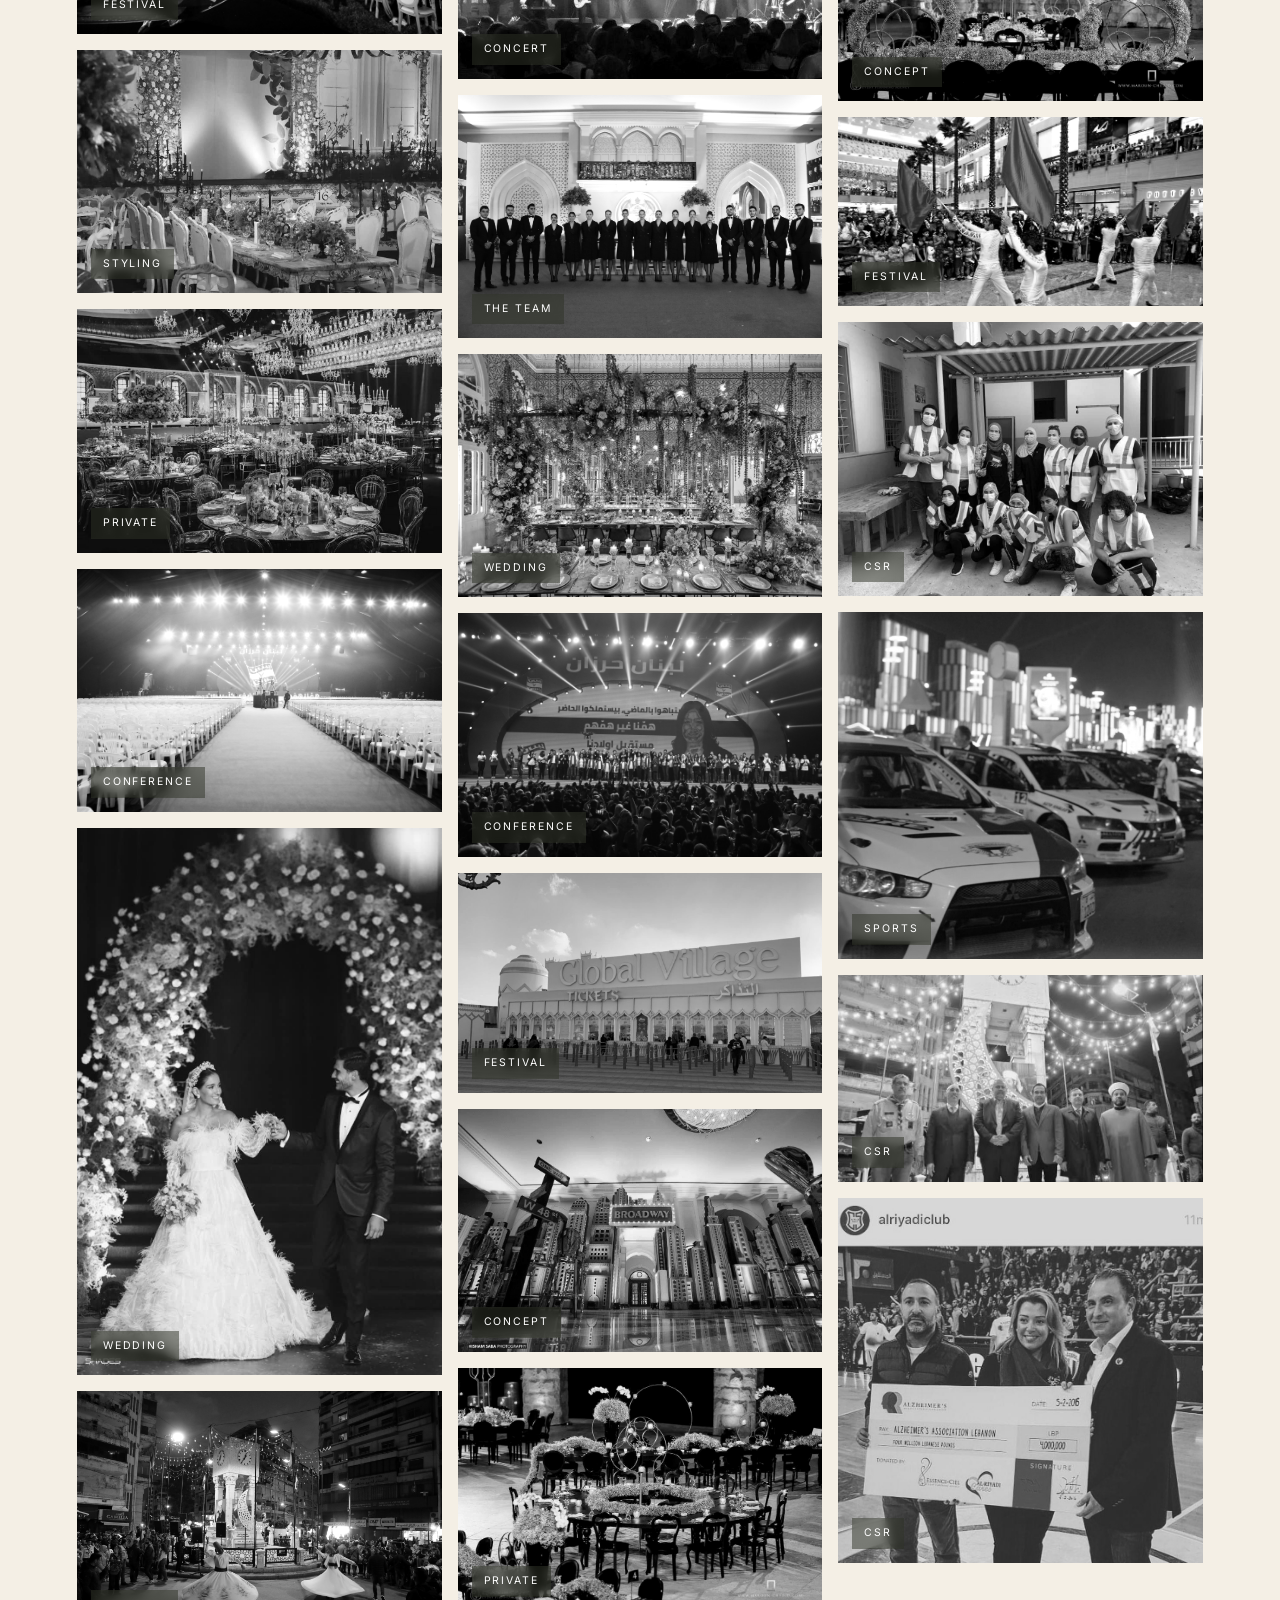
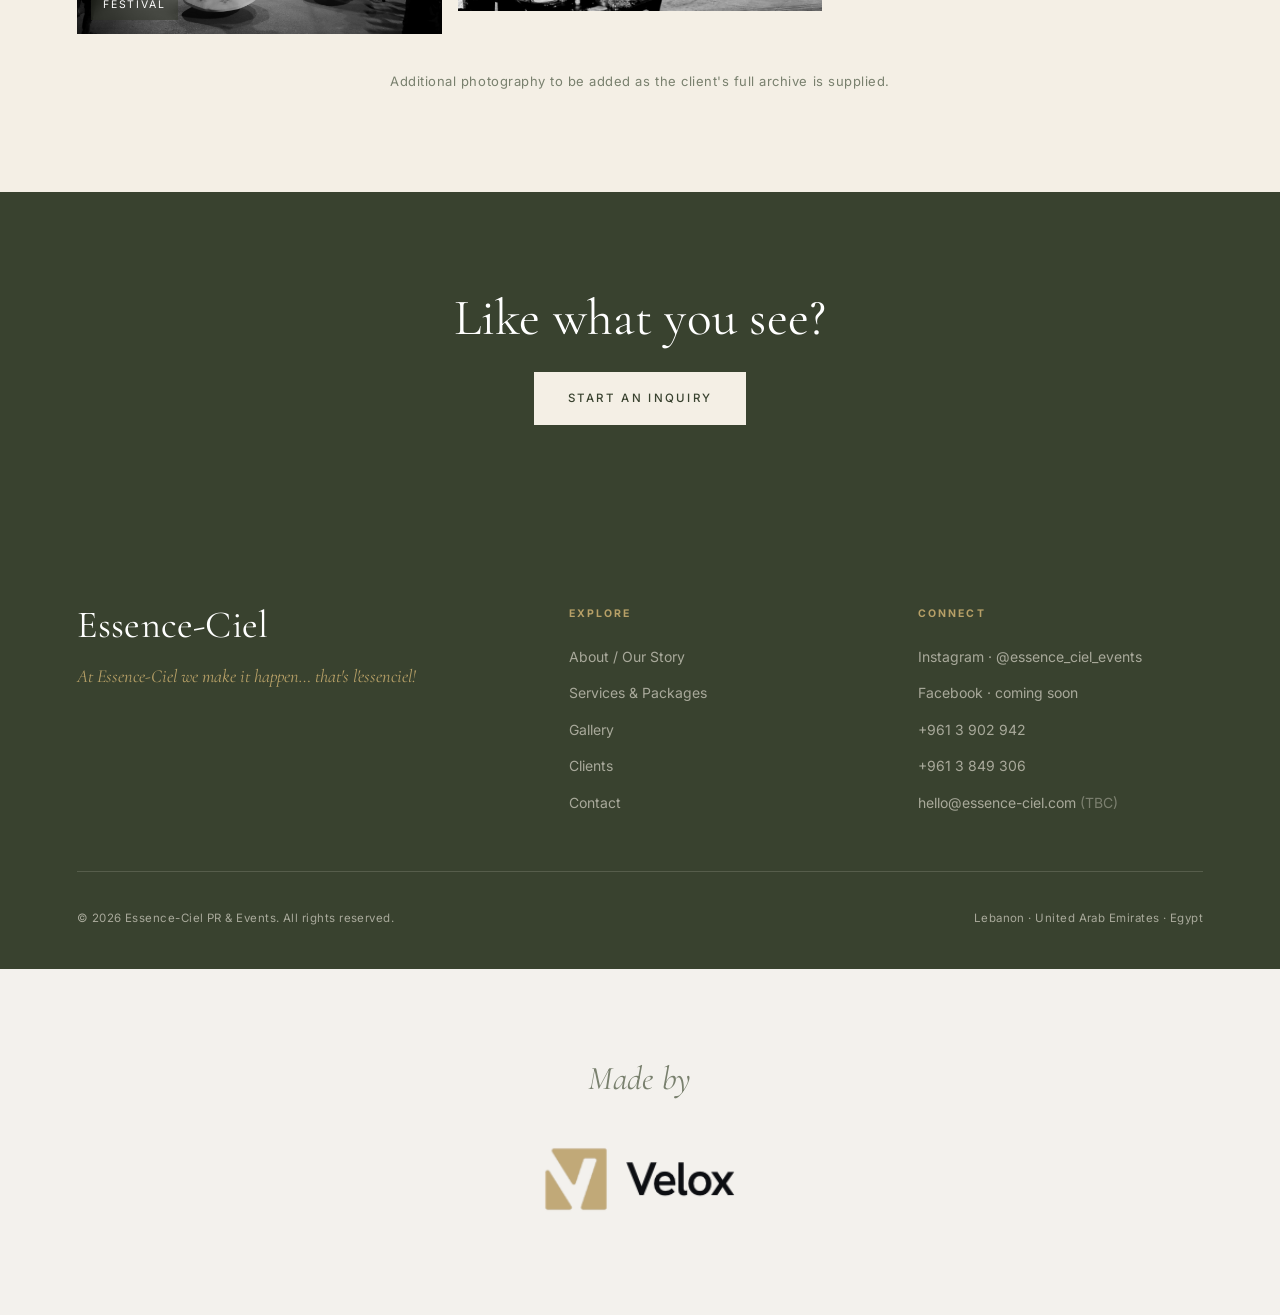
<file: gallery.html>
<!doctype html>
<html lang="en">
<head>
<meta charset="UTF-8">
<meta name="viewport" content="width=device-width, initial-scale=1.0">
<title>Gallery, Essence-Ciel PR &amp; Events</title>
<meta name="description" content="A quiet look at selected Essence-Ciel productions, weddings, festivals, corporate galas, conferences, concerts and cultural events across the region.">
<link rel="icon" href="data:image/svg+xml,%3Csvg xmlns='http://www.w3.org/2000/svg' viewBox='0 0 100 100'%3E%3Crect width='100' height='100' rx='20' fill='%236E7D63'/%3E%3Cg fill='%23F4EFE5'%3E%3Cpolygon points='50,20 59,56 41,56'/%3E%3Cpolygon points='34,28 47,57 28,57'/%3E%3Cpolygon points='66,28 72,57 53,57'/%3E%3Cpolygon points='17,58 83,58 73,71 50,79 27,71'/%3E%3C/g%3E%3C/svg%3E">
<link rel="preconnect" href="https://fonts.googleapis.com"><link rel="preconnect" href="https://fonts.gstatic.com" crossorigin>
<link href="https://fonts.googleapis.com/css2?family=Cormorant+Garamond:ital,wght@0,400;0,500;0,600;1,400;1,500&family=Inter:wght@300;400;500&display=swap" rel="stylesheet">
<link rel="stylesheet" href="assets/css/style.css">
</head>
<body>

<header class="nav">
  <a class="brand" href="index.html"><span class="mk"><svg viewBox="0 0 100 100" fill="currentColor"><polygon points="50,20 59,56 41,56"/><polygon points="34,28 47,57 28,57" opacity=".8"/><polygon points="66,28 72,57 53,57" opacity=".8"/><polygon points="21,38 35,58 17,58" opacity=".62"/><polygon points="79,38 83,58 65,58" opacity=".62"/><polygon points="17,58 83,58 73,71 50,79 27,71"/></svg></span><span class="wm"><b>Essence-Ciel</b><small>PR &amp; Events</small></span></a>
  <nav class="nav-links"><a href="index.html">Home</a><a href="about.html">About</a><a href="services.html">Services</a><a href="gallery.html">Gallery</a><a href="clients.html">Clients</a><a href="contact.html">Contact</a></nav>
  <button class="burger" aria-label="Menu"><span></span><span></span><span></span></button>
</header>
<div class="mmenu"><a href="index.html">Home</a><a href="about.html">About</a><a href="services.html">Services</a><a href="gallery.html">Gallery</a><a href="clients.html">Clients</a><a href="contact.html">Contact</a><div class="mfoot">Lebanon · United Arab Emirates · Egypt<br>@essence_ciel_events</div></div>

<section class="section center" style="padding-top:clamp(130px,20vh,200px);padding-bottom:0">
  <div class="narrow">
    <p class="kicker reveal">Gallery / Portfolio</p>
    <h1 class="d-lg reveal d1" style="margin-top:20px">A quiet look<br>at the work.</h1>
    <div class="rule reveal d1"></div>
    <p class="lead muted reveal d2">A selection of moments from across our productions. Hover to see them in colour. More photography is on its way from the studio.</p>
  </div>
</section>

<section class="section">
  <div class="container">
    <div class="masonry reveal">
      <div class="ph mono"><img src="assets/img/hall-lights.jpg" alt="Grand event hall"><span class="ph-cap">Production</span></div>
      <div class="ph mono"><img src="assets/img/wedding-1.jpg" alt="Wedding reception"><span class="ph-cap">Wedding</span></div>
      <div class="ph mono"><img src="assets/img/corporate-1.jpg" alt="Corporate gala"><span class="ph-cap">Corporate</span></div>
      <div class="ph mono"><img src="assets/img/festival-3.jpg" alt="Festival at night"><span class="ph-cap">Festival</span></div>
      <div class="ph mono"><img src="assets/img/decor-greenery.jpg" alt="Floral styling"><span class="ph-cap">Styling</span></div>
      <div class="ph mono"><img src="assets/img/private-2.jpg" alt="Private banquet"><span class="ph-cap">Private</span></div>
      <div class="ph mono"><img src="assets/img/conference-1.jpg" alt="Public event"><span class="ph-cap">Conference</span></div>
      <div class="ph mono"><img src="assets/img/wedding-3.jpg" alt="Bride and groom"><span class="ph-cap">Wedding</span></div>
      <div class="ph mono"><img src="assets/img/festival-1.jpg" alt="Cultural festival"><span class="ph-cap">Festival</span></div>
      <div class="ph mono"><img src="assets/img/corporate-2.jpg" alt="Corporate audience"><span class="ph-cap">Corporate</span></div>
      <div class="ph mono"><img src="assets/img/private-1.jpg" alt="Private celebration"><span class="ph-cap">Private</span></div>
      <div class="ph mono"><img src="assets/img/concert-1.jpg" alt="Concert"><span class="ph-cap">Concert</span></div>
      <div class="ph mono"><img src="assets/img/team-group.jpg" alt="The Essence-Ciel team"><span class="ph-cap">The Team</span></div>
      <div class="ph mono"><img src="assets/img/wedding-2.jpg" alt="Wedding details"><span class="ph-cap">Wedding</span></div>
      <div class="ph mono"><img src="assets/img/conference-2.jpg" alt="Conference stage"><span class="ph-cap">Conference</span></div>
      <div class="ph mono"><img src="assets/img/festival-4.jpg" alt="Global Village"><span class="ph-cap">Festival</span></div>
      <div class="ph mono"><img src="assets/img/expertise-1.jpg" alt="Themed venue"><span class="ph-cap">Concept</span></div>
      <div class="ph mono"><img src="assets/img/private-3.jpg" alt="Tablescape"><span class="ph-cap">Private</span></div>
      <div class="ph mono"><img src="assets/img/corporate-3.jpg" alt="Ornate set design"><span class="ph-cap">Corporate</span></div>
      <div class="ph mono"><img src="assets/img/concert-2.jpg" alt="Musical"><span class="ph-cap">Musical</span></div>
      <div class="ph mono"><img src="assets/img/sports-1.jpg" alt="Rally racing"><span class="ph-cap">Sports</span></div>
      <div class="ph mono"><img src="assets/img/expertise-2.jpg" alt="Immersive staging"><span class="ph-cap">Concept</span></div>
      <div class="ph mono"><img src="assets/img/festival-2.jpg" alt="Festival performance"><span class="ph-cap">Festival</span></div>
      <div class="ph mono"><img src="assets/img/csr-1.jpg" alt="CSR volunteers"><span class="ph-cap">CSR</span></div>
      <div class="ph mono"><img src="assets/img/sports-2.jpg" alt="Rally cars"><span class="ph-cap">Sports</span></div>
      <div class="ph mono"><img src="assets/img/csr-2.jpg" alt="Community ceremony"><span class="ph-cap">CSR</span></div>
      <div class="ph mono"><img src="assets/img/csr-award.jpg" alt="Recognition"><span class="ph-cap">CSR</span></div>
    </div>
    <p class="center muted reveal" style="margin-top:36px;font-size:13px;letter-spacing:.04em">Additional photography to be added as the client's full archive is supplied.</p>
  </div>
</section>

<section class="section dark center">
  <div class="narrow"><h2 class="d-md reveal">Like what you see?</h2><div class="reveal d1" style="margin-top:26px"><a href="contact.html" class="btn btn-solid" style="background:var(--cream);color:var(--sage-deep)">Start an Inquiry</a></div></div>
</section>

<footer class="footer">
  <div class="container">
    <div class="foot-top">
      <div><h3 class="serif">Essence-Ciel</h3><p class="tag serif">At Essence-Ciel we make it happen… that's l'essenciel!</p></div>
      <div class="foot-col"><h5>Explore</h5><a href="about.html">About / Our Story</a><a href="services.html">Services &amp; Packages</a><a href="gallery.html">Gallery</a><a href="clients.html">Clients</a><a href="contact.html">Contact</a></div>
      <div class="foot-col"><h5>Connect</h5><a href="https://instagram.com/essence_ciel_events" target="_blank" rel="noopener">Instagram · @essence_ciel_events</a><a href="#" rel="noopener">Facebook · coming soon</a><a href="tel:+9613902942">+961 3 902 942</a><a href="tel:+9613849306">+961 3 849 306</a><p>hello@essence-ciel.com <span style="opacity:.6">(TBC)</span></p></div>
    </div>
    <div class="foot-bottom"><span>© <span data-year></span> Essence-Ciel PR &amp; Events. All rights reserved.</span><span>Lebanon · United Arab Emirates · Egypt</span></div>
  </div>
</footer>

<!-- MADE BY VELOX -->
<section class="velox">
  <span class="velox-made">Made by</span>
  <img class="velox-logo" src="assets/img/velox-logo.png" alt="Velox" width="242" height="90">
</section>

<button class="chat-btn" id="chatBtn" aria-label="Chat with us"><svg viewBox="0 0 24 24" fill="none" stroke="currentColor" stroke-width="1.7" stroke-linecap="round" stroke-linejoin="round"><path d="M21 11.5a8.38 8.38 0 0 1-8.5 8.5 8.5 8.5 0 0 1-3.8-.9L3 21l1.9-5.7A8.38 8.38 0 0 1 4 11.5 8.5 8.5 0 0 1 12.5 3 8.38 8.38 0 0 1 21 11.5z"/></svg></button>
<div class="chat-panel" id="chatPanel"><div class="ch-h"><b class="serif">Chat with us</b><p>We usually reply within the hour.</p></div><div class="ch-b"><p>How can Essence-Ciel help with your event?</p><a href="https://instagram.com/essence_ciel_events" target="_blank" rel="noopener">Message us on Instagram</a><a href="tel:+9613902942">Call +961 3 902 942</a><a href="contact.html">Send an inquiry</a></div></div>

<script src="assets/js/main.js"></script>
</body>
</html>
</file>
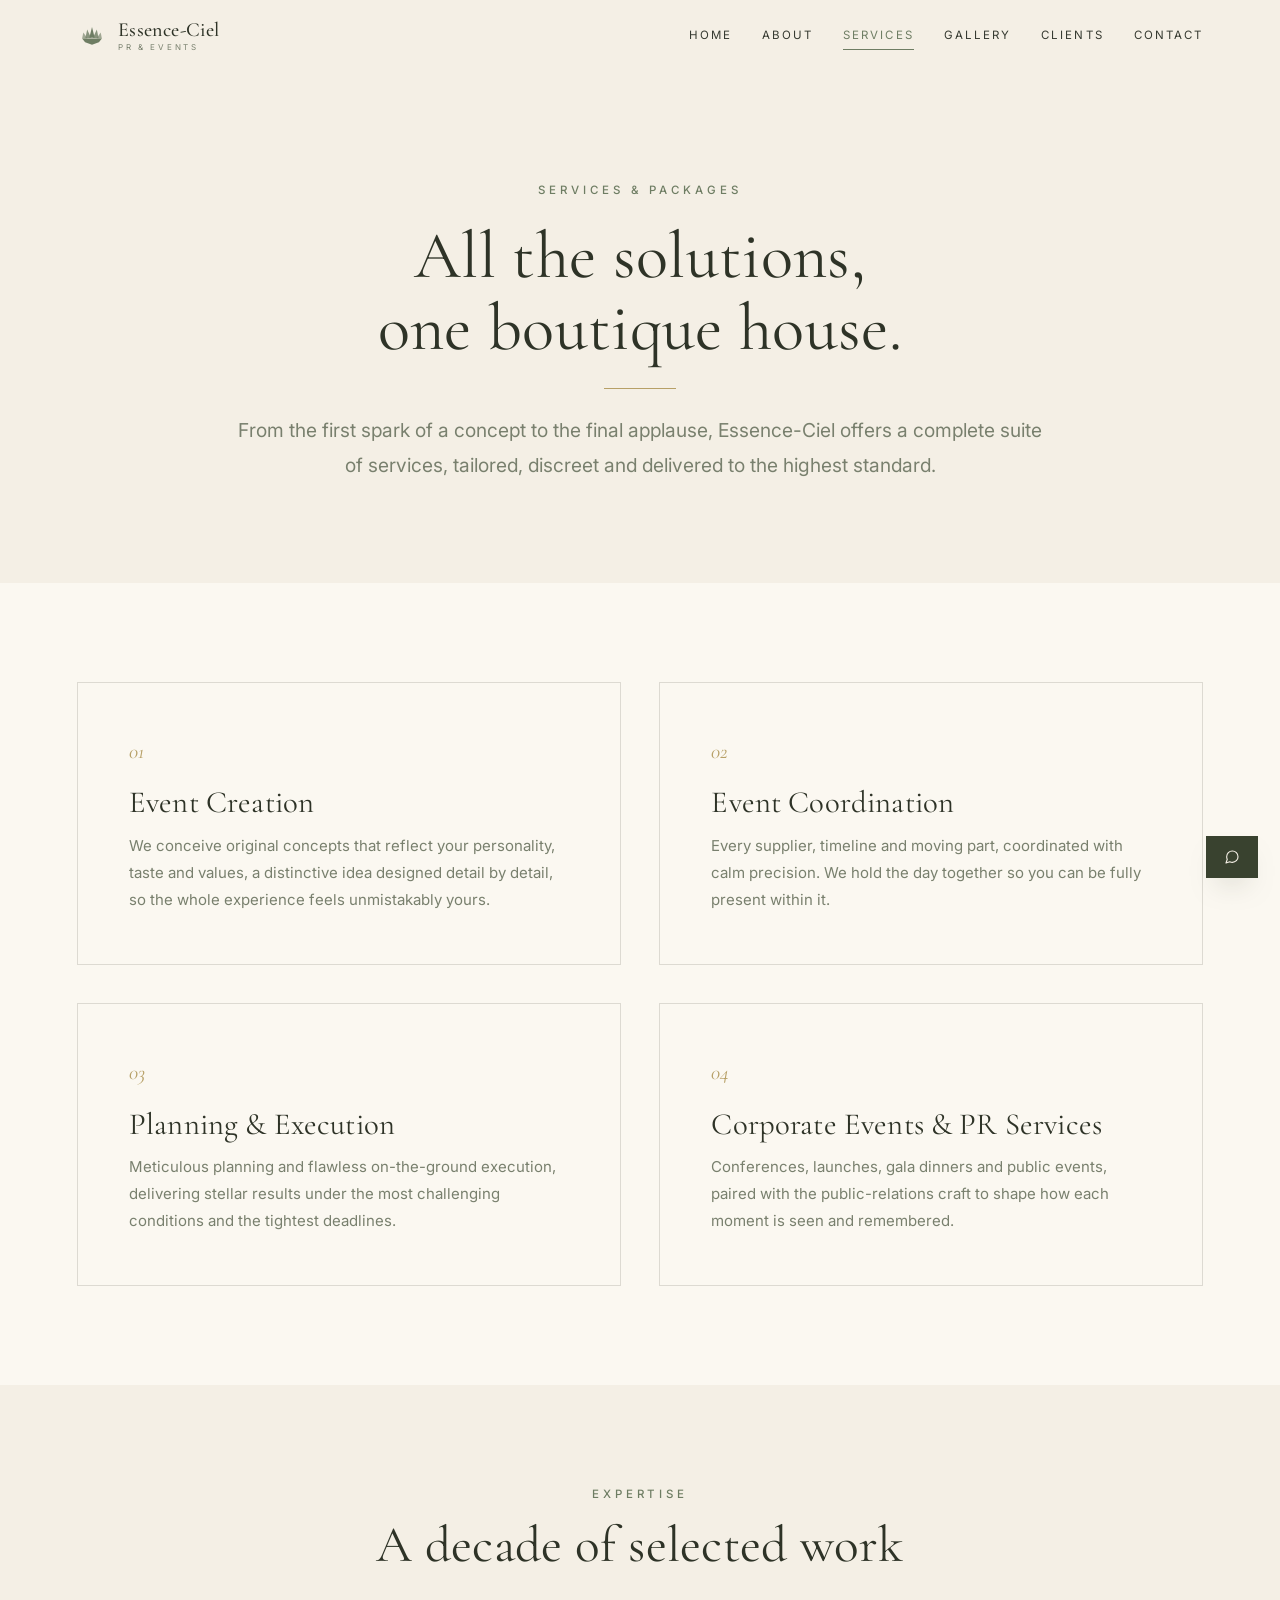
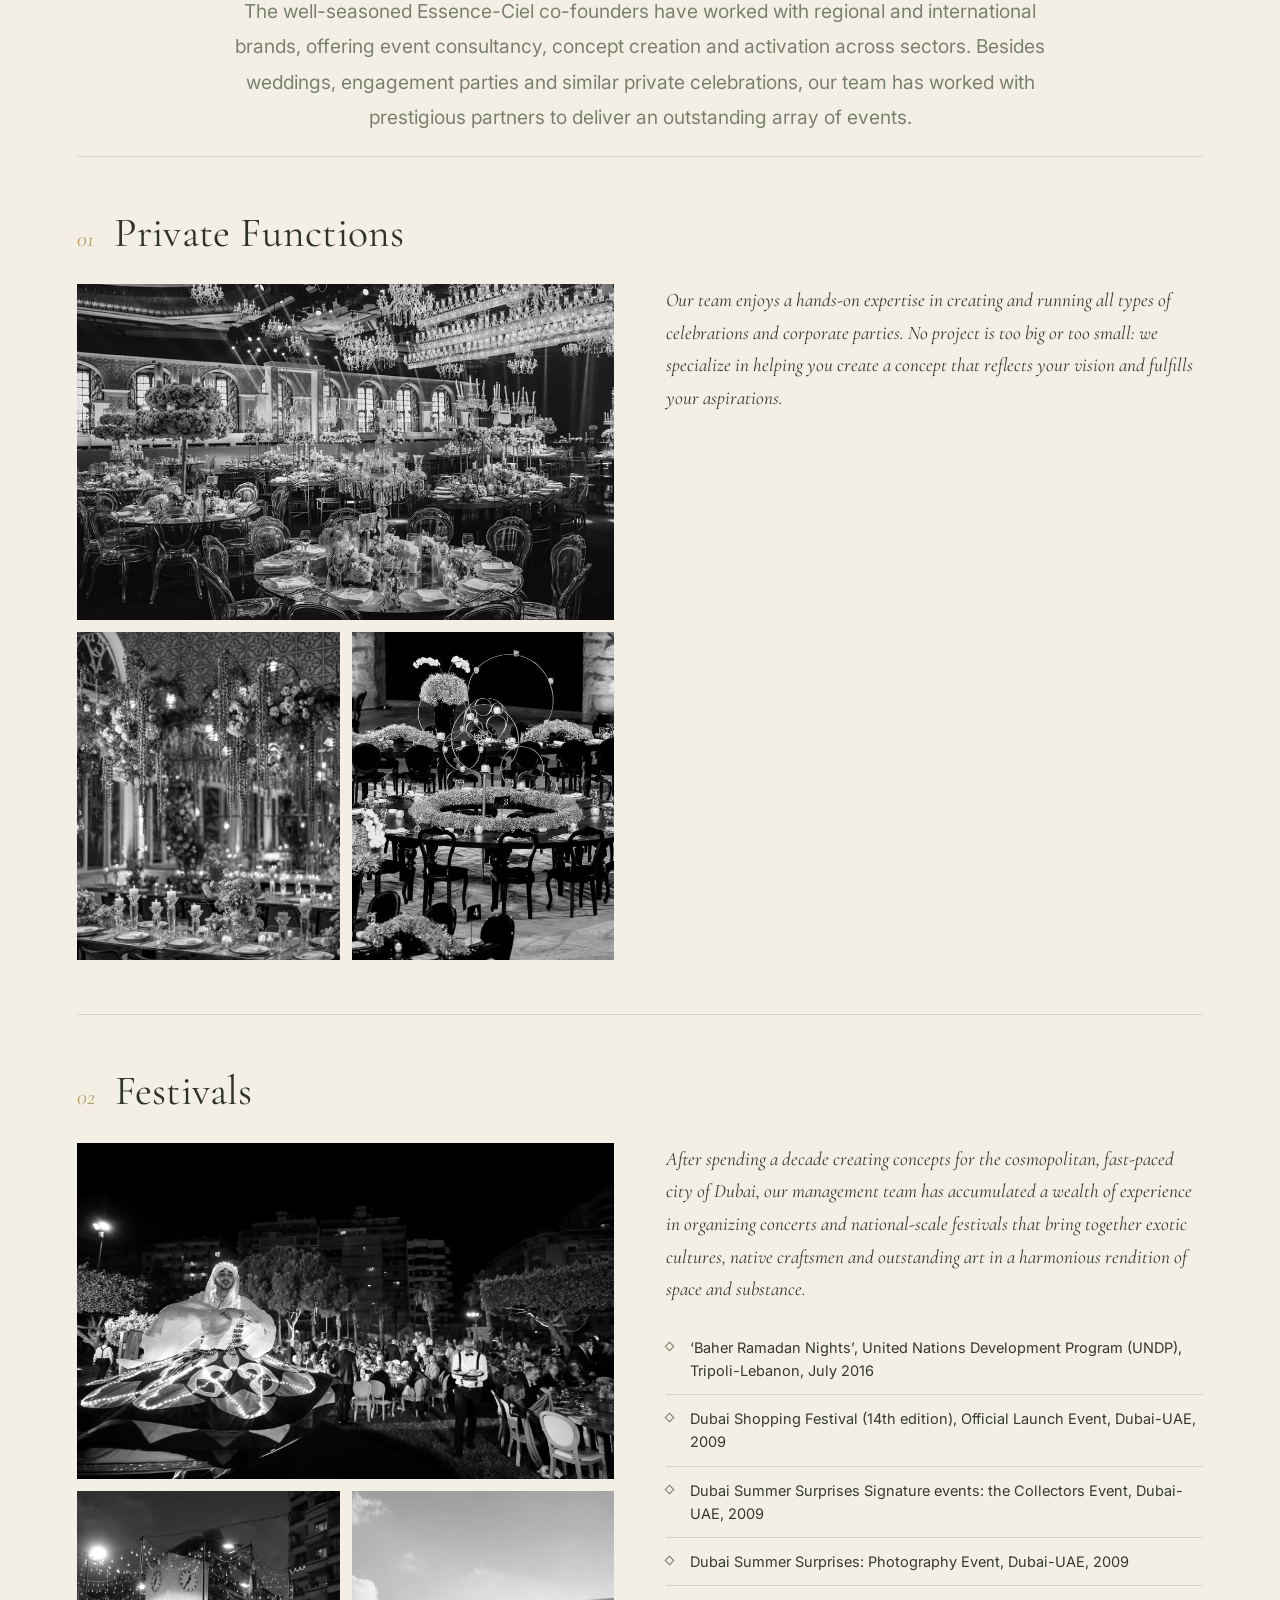
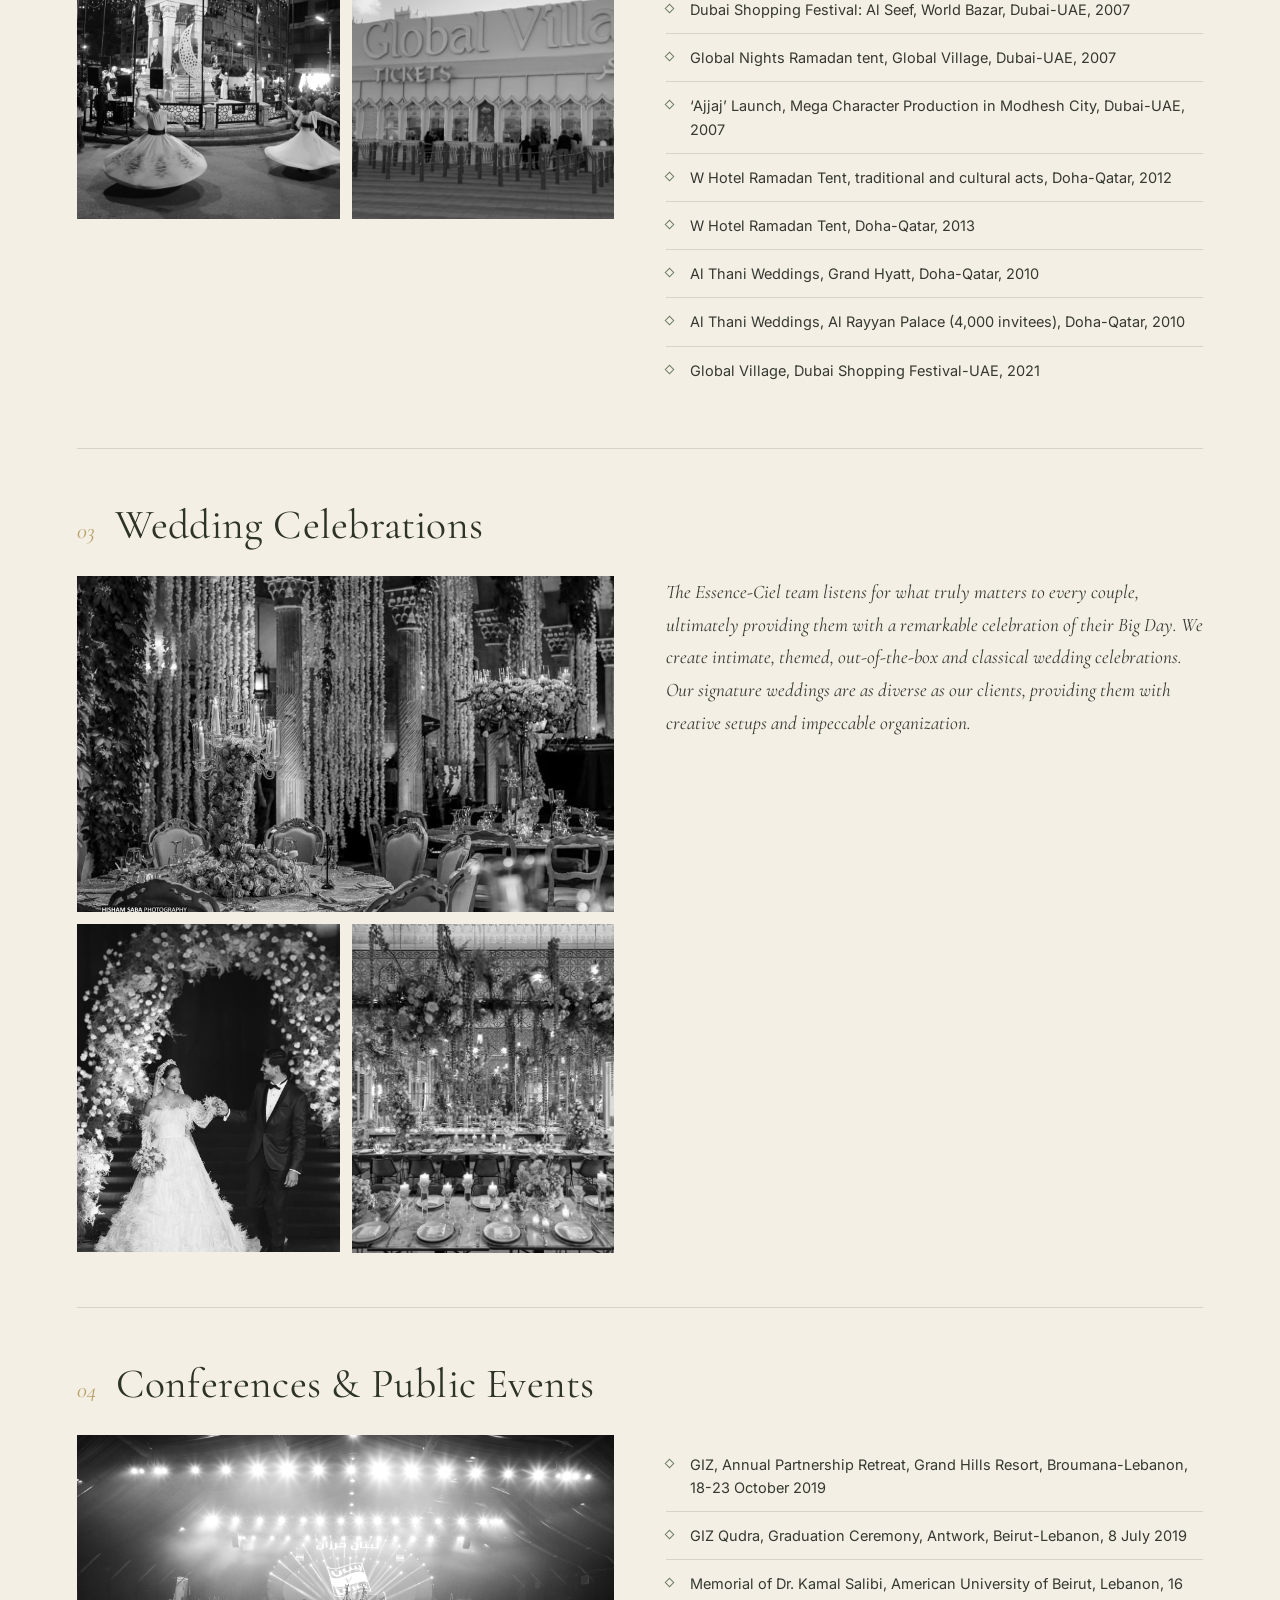
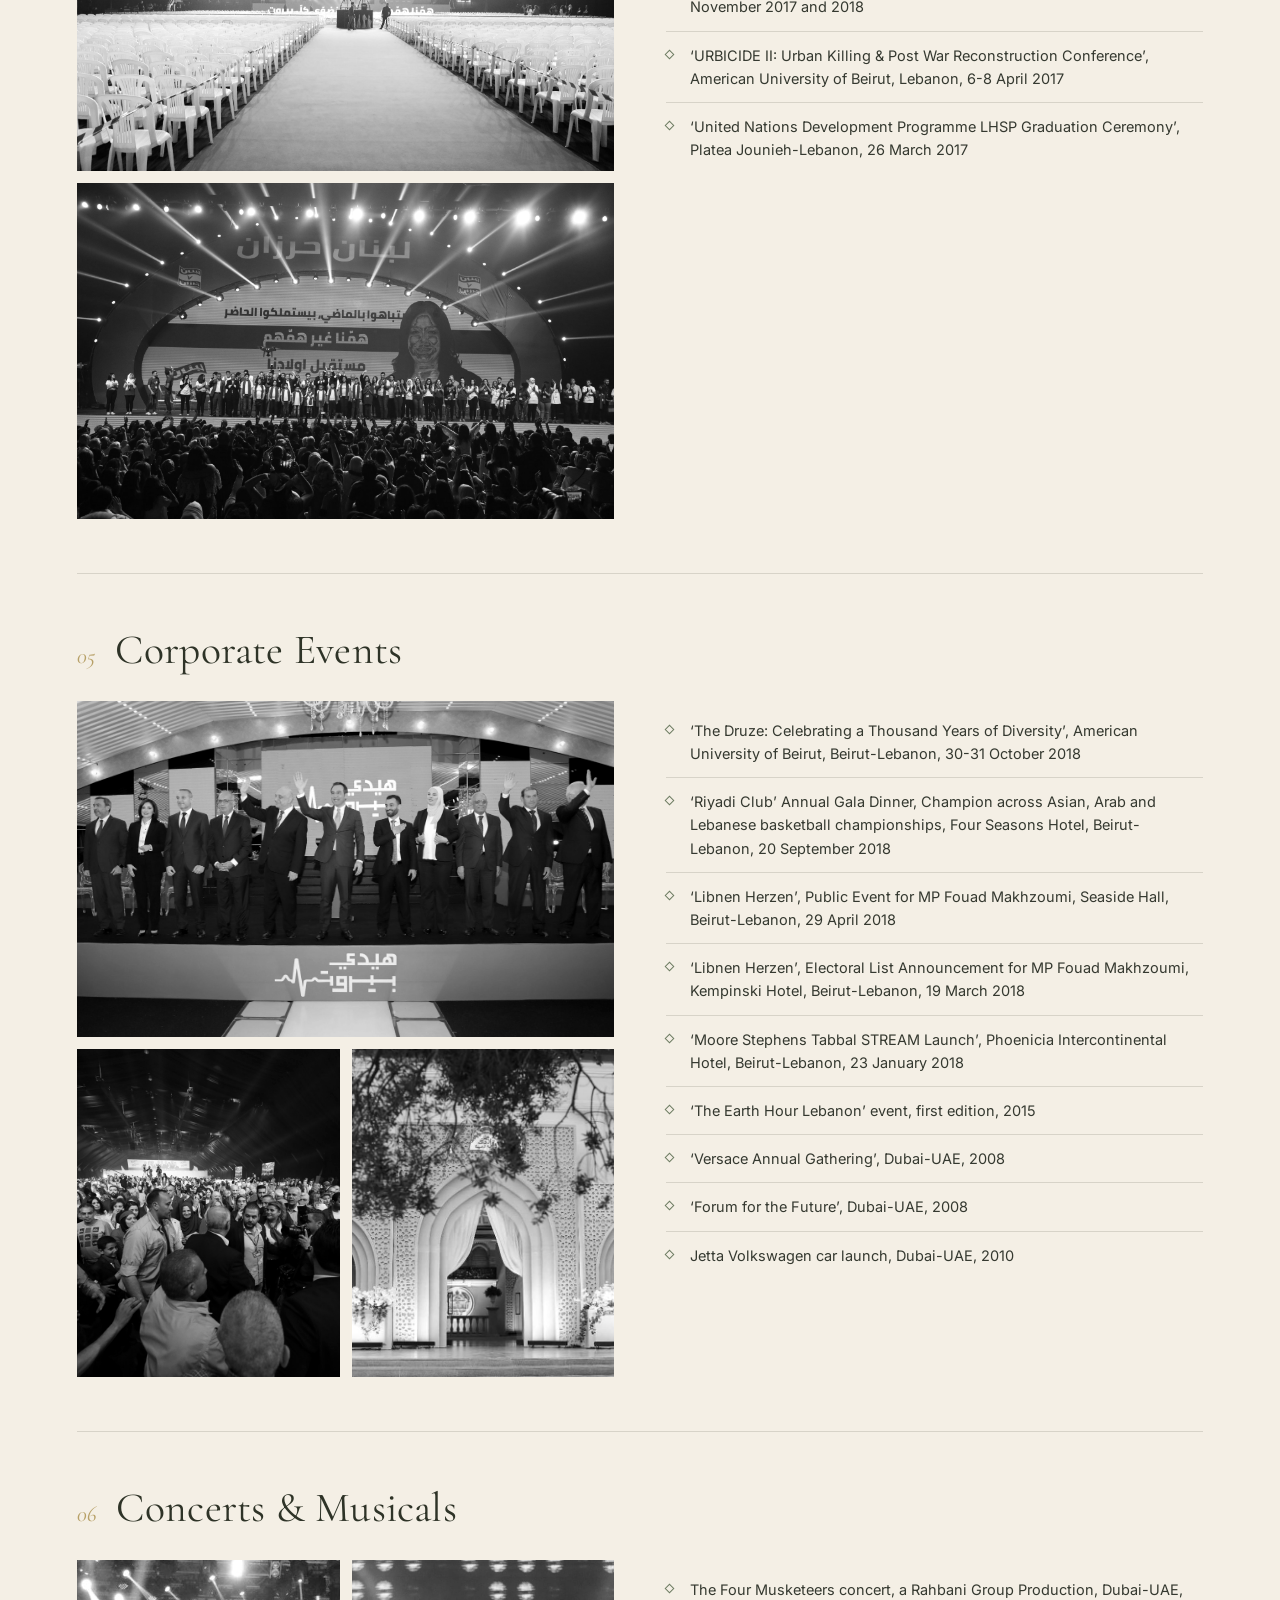
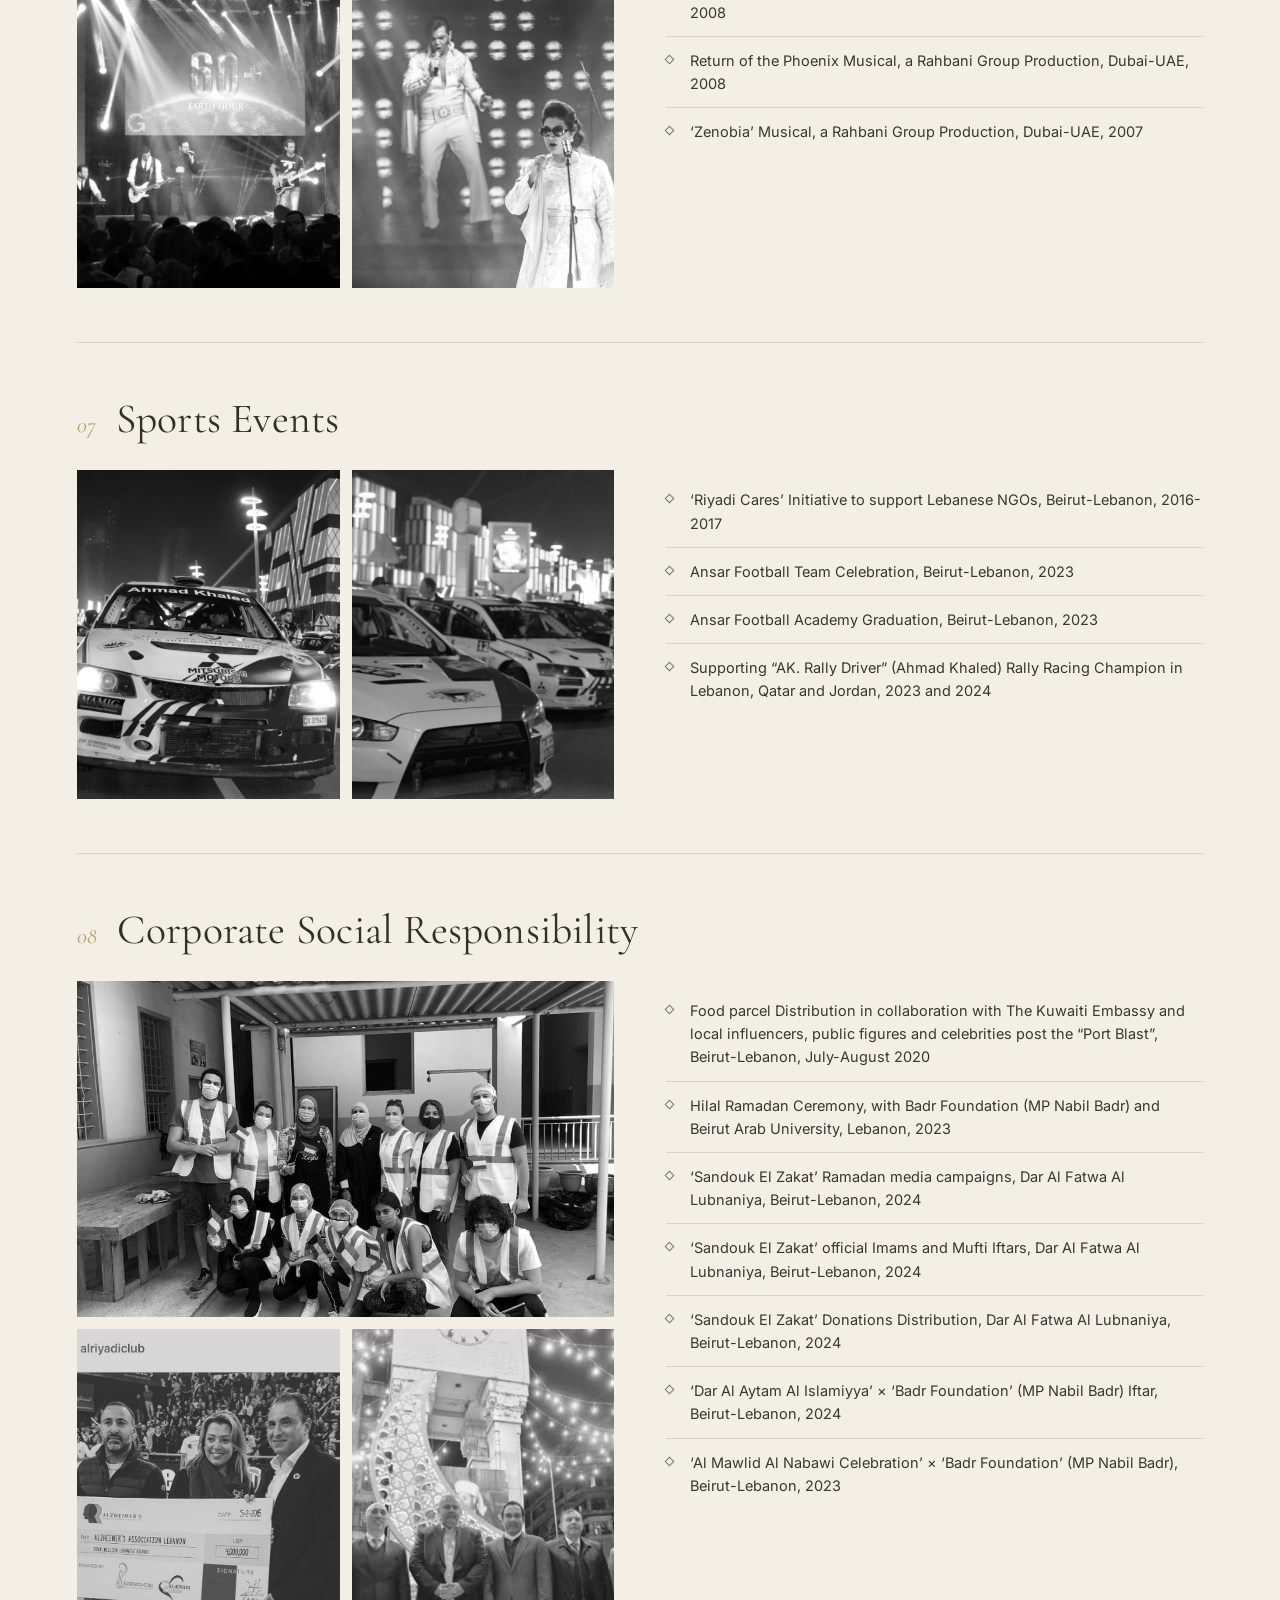
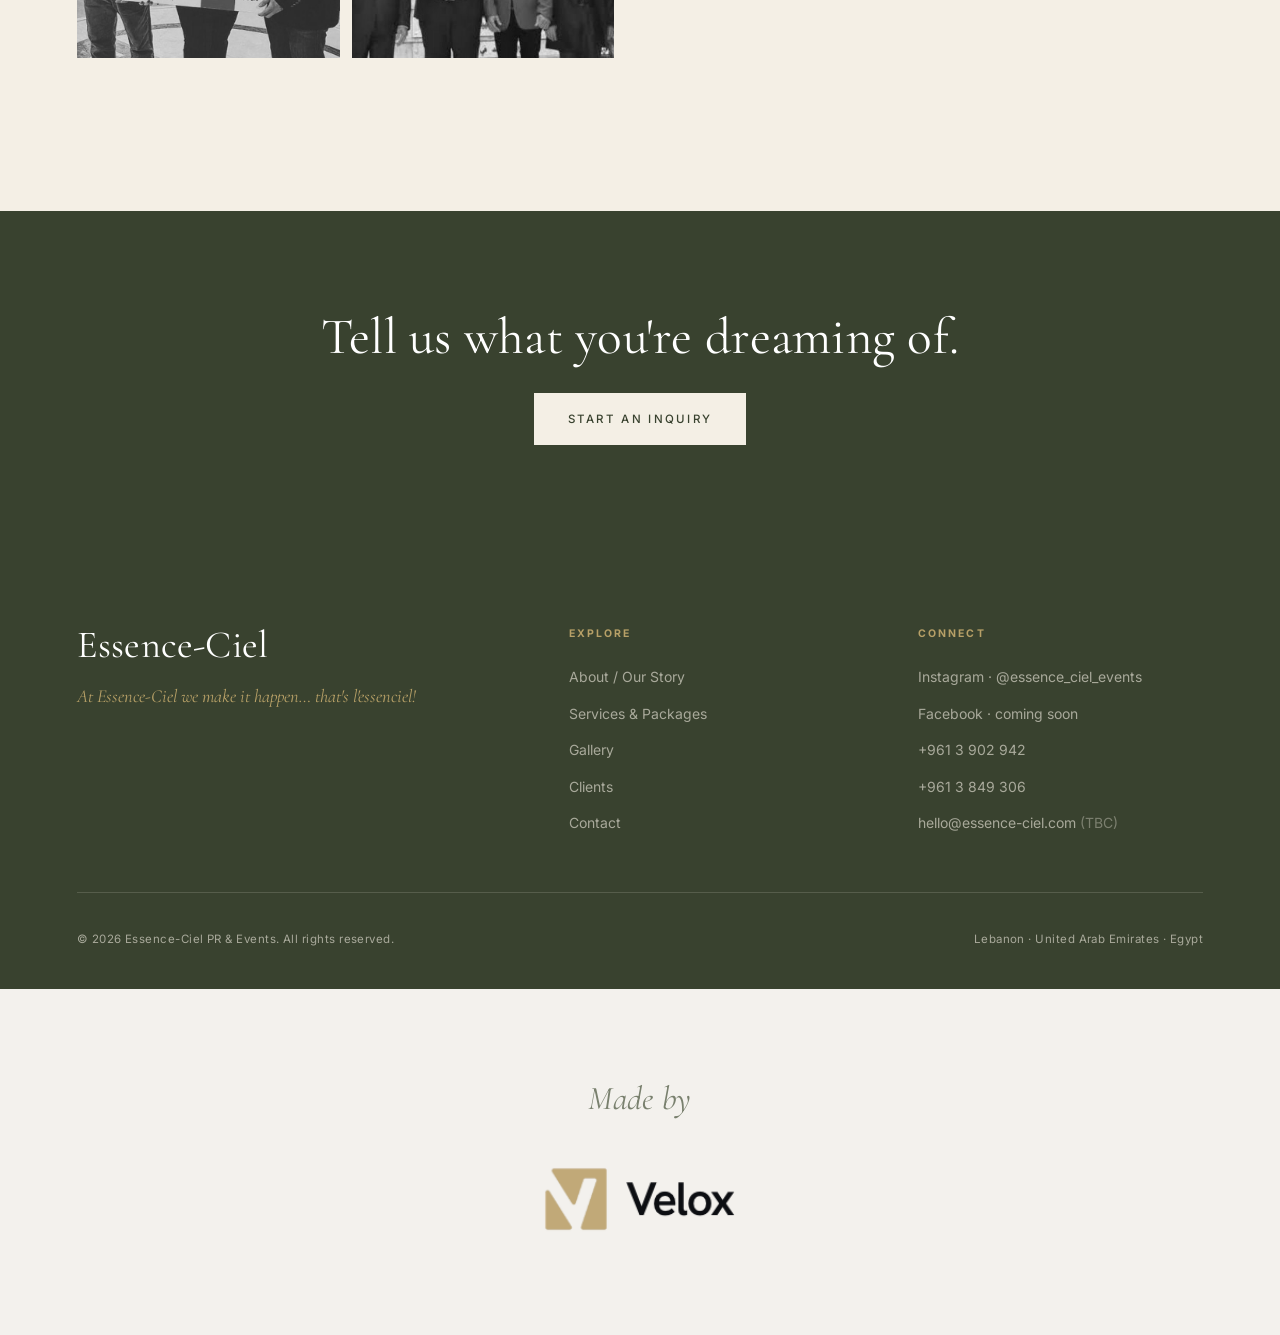
<file: services.html>
<!doctype html>
<html lang="en">
<head>
<meta charset="UTF-8">
<meta name="viewport" content="width=device-width, initial-scale=1.0">
<title>Services &amp; Expertise, Essence-Ciel PR &amp; Events</title>
<meta name="description" content="Event Creation, Event Coordination, Planning &amp; Execution, and Corporate Events &amp; PR, plus a decade of festivals, weddings, conferences, corporate, concerts, sports and CSR productions.">
<link rel="icon" href="data:image/svg+xml,%3Csvg xmlns='http://www.w3.org/2000/svg' viewBox='0 0 100 100'%3E%3Crect width='100' height='100' rx='20' fill='%236E7D63'/%3E%3Cg fill='%23F4EFE5'%3E%3Cpolygon points='50,20 59,56 41,56'/%3E%3Cpolygon points='34,28 47,57 28,57'/%3E%3Cpolygon points='66,28 72,57 53,57'/%3E%3Cpolygon points='17,58 83,58 73,71 50,79 27,71'/%3E%3C/g%3E%3C/svg%3E">
<link rel="preconnect" href="https://fonts.googleapis.com"><link rel="preconnect" href="https://fonts.gstatic.com" crossorigin>
<link href="https://fonts.googleapis.com/css2?family=Cormorant+Garamond:ital,wght@0,400;0,500;0,600;1,400;1,500&family=Inter:wght@300;400;500&display=swap" rel="stylesheet">
<link rel="stylesheet" href="assets/css/style.css">
</head>
<body>

<header class="nav">
  <a class="brand" href="index.html"><span class="mk"><svg viewBox="0 0 100 100" fill="currentColor"><polygon points="50,20 59,56 41,56"/><polygon points="34,28 47,57 28,57" opacity=".8"/><polygon points="66,28 72,57 53,57" opacity=".8"/><polygon points="21,38 35,58 17,58" opacity=".62"/><polygon points="79,38 83,58 65,58" opacity=".62"/><polygon points="17,58 83,58 73,71 50,79 27,71"/></svg></span><span class="wm"><b>Essence-Ciel</b><small>PR &amp; Events</small></span></a>
  <nav class="nav-links"><a href="index.html">Home</a><a href="about.html">About</a><a href="services.html">Services</a><a href="gallery.html">Gallery</a><a href="clients.html">Clients</a><a href="contact.html">Contact</a></nav>
  <button class="burger" aria-label="Menu"><span></span><span></span><span></span></button>
</header>
<div class="mmenu"><a href="index.html">Home</a><a href="about.html">About</a><a href="services.html">Services</a><a href="gallery.html">Gallery</a><a href="clients.html">Clients</a><a href="contact.html">Contact</a><div class="mfoot">Lebanon · United Arab Emirates · Egypt<br>@essence_ciel_events</div></div>

<!-- intro -->
<section class="section center" style="padding-top:clamp(130px,20vh,200px)">
  <div class="narrow">
    <p class="kicker reveal">Services &amp; Packages</p>
    <h1 class="d-lg reveal d1" style="margin-top:20px">All the solutions,<br>one boutique house.</h1>
    <div class="rule reveal d1"></div>
    <p class="lead muted reveal d2">From the first spark of a concept to the final applause, Essence-Ciel offers a complete suite of services, tailored, discreet and delivered to the highest standard.</p>
  </div>
</section>

<!-- core services -->
<section class="section soft">
  <div class="container svc-grid">
    <div class="svc reveal"><span class="no">01</span><h3 class="serif">Event Creation</h3><p>We conceive original concepts that reflect your personality, taste and values, a distinctive idea designed detail by detail, so the whole experience feels unmistakably yours.</p></div>
    <div class="svc reveal d1"><span class="no">02</span><h3 class="serif">Event Coordination</h3><p>Every supplier, timeline and moving part, coordinated with calm precision. We hold the day together so you can be fully present within it.</p></div>
    <div class="svc reveal d2"><span class="no">03</span><h3 class="serif">Planning &amp; Execution</h3><p>Meticulous planning and flawless on-the-ground execution, delivering stellar results under the most challenging conditions and the tightest deadlines.</p></div>
    <div class="svc reveal d3"><span class="no">04</span><h3 class="serif">Corporate Events &amp; PR Services</h3><p>Conferences, launches, gala dinners and public events, paired with the public-relations craft to shape how each moment is seen and remembered.</p></div>
  </div>
</section>

<!-- expertise catalogue -->
<section class="section">
  <div class="container">
    <div class="center" style="margin-bottom:20px">
      <p class="kicker reveal">Expertise</p>
      <h2 class="d-md reveal d1" style="margin:14px 0 20px">A decade of selected work</h2>
      <p class="lead muted reveal d2 narrow">The well-seasoned Essence-Ciel co-founders have worked with regional and international brands, offering event consultancy, concept creation and activation across sectors. Besides weddings, engagement parties and similar private celebrations, our team has worked with prestigious partners to deliver an outstanding array of events.</p>
    </div>

    <!-- 01 Private -->
    <div class="exp reveal">
      <div class="exp-head"><span class="no">01</span><h3 class="serif">Private Functions</h3></div>
      <div class="exp-grid">
        <div class="exp-photos"><div class="ph mono full"><img src="assets/img/private-2.jpg" alt="Private function"></div><div class="ph mono"><img src="assets/img/private-1.jpg" alt="Private celebration"></div><div class="ph mono"><img src="assets/img/private-3.jpg" alt="Fine tablescape"></div></div>
        <div><p class="exp-desc">Our team enjoys a hands-on expertise in creating and running all types of celebrations and corporate parties. No project is too big or too small: we specialize in helping you create a concept that reflects your vision and fulfills your aspirations.</p></div>
      </div>
    </div>

    <!-- 02 Festivals -->
    <div class="exp reveal">
      <div class="exp-head"><span class="no">02</span><h3 class="serif">Festivals</h3></div>
      <div class="exp-grid">
        <div class="exp-photos"><div class="ph mono full"><img src="assets/img/festival-3.jpg" alt="Festival at night"></div><div class="ph mono"><img src="assets/img/festival-1.jpg" alt="Cultural festival"></div><div class="ph mono"><img src="assets/img/festival-4.jpg" alt="Global Village"></div></div>
        <div>
          <p class="exp-desc" style="margin-bottom:18px">After spending a decade creating concepts for the cosmopolitan, fast-paced city of Dubai, our management team has accumulated a wealth of experience in organizing concerts and national-scale festivals that bring together exotic cultures, native craftsmen and outstanding art in a harmonious rendition of space and substance.</p>
          <ul class="evlist">
            <li>‘Baher Ramadan Nights’, United Nations Development Program (UNDP), Tripoli-Lebanon, July 2016</li>
            <li>Dubai Shopping Festival (14th edition), Official Launch Event, Dubai-UAE, 2009</li>
            <li>Dubai Summer Surprises Signature events: the Collectors Event, Dubai-UAE, 2009</li>
            <li>Dubai Summer Surprises: Photography Event, Dubai-UAE, 2009</li>
            <li>Dubai Shopping Festival: Al Seef, World Bazar, Dubai-UAE, 2007</li>
            <li>Global Nights Ramadan tent, Global Village, Dubai-UAE, 2007</li>
            <li>‘Ajjaj’ Launch, Mega Character Production in Modhesh City, Dubai-UAE, 2007</li>
            <li>W Hotel Ramadan Tent, traditional and cultural acts, Doha-Qatar, 2012</li>
            <li>W Hotel Ramadan Tent, Doha-Qatar, 2013</li>
            <li>Al Thani Weddings, Grand Hyatt, Doha-Qatar, 2010</li>
            <li>Al Thani Weddings, Al Rayyan Palace (4,000 invitees), Doha-Qatar, 2010</li>
            <li>Global Village, Dubai Shopping Festival-UAE, 2021</li>
          </ul>
        </div>
      </div>
    </div>

    <!-- 03 Weddings -->
    <div class="exp reveal">
      <div class="exp-head"><span class="no">03</span><h3 class="serif">Wedding Celebrations</h3></div>
      <div class="exp-grid">
        <div class="exp-photos"><div class="ph mono full"><img src="assets/img/wedding-1.jpg" alt="Wedding reception"></div><div class="ph mono"><img src="assets/img/wedding-3.jpg" alt="Bride and groom"></div><div class="ph mono"><img src="assets/img/wedding-2.jpg" alt="Wedding styling"></div></div>
        <div><p class="exp-desc">The Essence-Ciel team listens for what truly matters to every couple, ultimately providing them with a remarkable celebration of their Big Day. We create intimate, themed, out-of-the-box and classical wedding celebrations. Our signature weddings are as diverse as our clients, providing them with creative setups and impeccable organization.</p></div>
      </div>
    </div>

    <!-- 04 Conferences -->
    <div class="exp reveal">
      <div class="exp-head"><span class="no">04</span><h3 class="serif">Conferences &amp; Public Events</h3></div>
      <div class="exp-grid">
        <div class="exp-photos"><div class="ph mono full"><img src="assets/img/conference-1.jpg" alt="Public event"></div><div class="ph mono" style="grid-column:1/3;aspect-ratio:16/10"><img src="assets/img/conference-2.jpg" alt="Conference stage"></div></div>
        <div><ul class="evlist">
          <li>GIZ, Annual Partnership Retreat, Grand Hills Resort, Broumana-Lebanon, 18-23 October 2019</li>
          <li>GIZ Qudra, Graduation Ceremony, Antwork, Beirut-Lebanon, 8 July 2019</li>
          <li>Memorial of Dr. Kamal Salibi, American University of Beirut, Lebanon, 16 November 2017 and 2018</li>
          <li>‘URBICIDE II: Urban Killing &amp; Post War Reconstruction Conference’, American University of Beirut, Lebanon, 6-8 April 2017</li>
          <li>‘United Nations Development Programme LHSP Graduation Ceremony’, Platea Jounieh-Lebanon, 26 March 2017</li>
        </ul></div>
      </div>
    </div>

    <!-- 05 Corporate -->
    <div class="exp reveal">
      <div class="exp-head"><span class="no">05</span><h3 class="serif">Corporate Events</h3></div>
      <div class="exp-grid">
        <div class="exp-photos"><div class="ph mono full"><img src="assets/img/corporate-1.jpg" alt="Corporate gala"></div><div class="ph mono"><img src="assets/img/corporate-2.jpg" alt="Corporate audience"></div><div class="ph mono"><img src="assets/img/corporate-3.jpg" alt="Corporate set design"></div></div>
        <div><ul class="evlist">
          <li>‘The Druze: Celebrating a Thousand Years of Diversity’, American University of Beirut, Beirut-Lebanon, 30-31 October 2018</li>
          <li>‘Riyadi Club’ Annual Gala Dinner, Champion across Asian, Arab and Lebanese basketball championships, Four Seasons Hotel, Beirut-Lebanon, 20 September 2018</li>
          <li>‘Libnen Herzen’, Public Event for MP Fouad Makhzoumi, Seaside Hall, Beirut-Lebanon, 29 April 2018</li>
          <li>‘Libnen Herzen’, Electoral List Announcement for MP Fouad Makhzoumi, Kempinski Hotel, Beirut-Lebanon, 19 March 2018</li>
          <li>‘Moore Stephens Tabbal STREAM Launch’, Phoenicia Intercontinental Hotel, Beirut-Lebanon, 23 January 2018</li>
          <li>‘The Earth Hour Lebanon’ event, first edition, 2015</li>
          <li>‘Versace Annual Gathering’, Dubai-UAE, 2008</li>
          <li>‘Forum for the Future’, Dubai-UAE, 2008</li>
          <li>Jetta Volkswagen car launch, Dubai-UAE, 2010</li>
        </ul></div>
      </div>
    </div>

    <!-- 06 Concerts -->
    <div class="exp reveal">
      <div class="exp-head"><span class="no">06</span><h3 class="serif">Concerts &amp; Musicals</h3></div>
      <div class="exp-grid">
        <div class="exp-photos"><div class="ph mono"><img src="assets/img/concert-1.jpg" alt="Concert"></div><div class="ph mono"><img src="assets/img/concert-2.jpg" alt="Musical"></div></div>
        <div><ul class="evlist">
          <li>The Four Musketeers concert, a Rahbani Group Production, Dubai-UAE, 2008</li>
          <li>Return of the Phoenix Musical, a Rahbani Group Production, Dubai-UAE, 2008</li>
          <li>‘Zenobia’ Musical, a Rahbani Group Production, Dubai-UAE, 2007</li>
        </ul></div>
      </div>
    </div>

    <!-- 07 Sports -->
    <div class="exp reveal">
      <div class="exp-head"><span class="no">07</span><h3 class="serif">Sports Events</h3></div>
      <div class="exp-grid">
        <div class="exp-photos"><div class="ph mono"><img src="assets/img/sports-1.jpg" alt="Rally racing"></div><div class="ph mono"><img src="assets/img/sports-2.jpg" alt="Rally cars"></div></div>
        <div><ul class="evlist">
          <li>‘Riyadi Cares’ Initiative to support Lebanese NGOs, Beirut-Lebanon, 2016-2017</li>
          <li>Ansar Football Team Celebration, Beirut-Lebanon, 2023</li>
          <li>Ansar Football Academy Graduation, Beirut-Lebanon, 2023</li>
          <li>Supporting “AK. Rally Driver” (Ahmad Khaled) Rally Racing Champion in Lebanon, Qatar and Jordan, 2023 and 2024</li>
        </ul></div>
      </div>
    </div>

    <!-- 08 CSR -->
    <div class="exp reveal">
      <div class="exp-head"><span class="no">08</span><h3 class="serif">Corporate Social Responsibility</h3></div>
      <div class="exp-grid">
        <div class="exp-photos"><div class="ph mono full"><img src="assets/img/csr-1.jpg" alt="CSR volunteers"></div><div class="ph mono"><img src="assets/img/csr-award.jpg" alt="Recognition"></div><div class="ph mono"><img src="assets/img/csr-2.jpg" alt="Community ceremony"></div></div>
        <div><ul class="evlist">
          <li>Food parcel Distribution in collaboration with The Kuwaiti Embassy and local influencers, public figures and celebrities post the “Port Blast”, Beirut-Lebanon, July-August 2020</li>
          <li>Hilal Ramadan Ceremony, with Badr Foundation (MP Nabil Badr) and Beirut Arab University, Lebanon, 2023</li>
          <li>‘Sandouk El Zakat’ Ramadan media campaigns, Dar Al Fatwa Al Lubnaniya, Beirut-Lebanon, 2024</li>
          <li>‘Sandouk El Zakat’ official Imams and Mufti Iftars, Dar Al Fatwa Al Lubnaniya, Beirut-Lebanon, 2024</li>
          <li>‘Sandouk El Zakat’ Donations Distribution, Dar Al Fatwa Al Lubnaniya, Beirut-Lebanon, 2024</li>
          <li>‘Dar Al Aytam Al Islamiyya’ × ‘Badr Foundation’ (MP Nabil Badr) Iftar, Beirut-Lebanon, 2024</li>
          <li>‘Al Mawlid Al Nabawi Celebration’ × ‘Badr Foundation’ (MP Nabil Badr), Beirut-Lebanon, 2023</li>
        </ul></div>
      </div>
    </div>

  </div>
</section>

<section class="section dark center">
  <div class="narrow"><h2 class="d-md reveal">Tell us what you're dreaming of.</h2><div class="reveal d1" style="margin-top:28px"><a href="contact.html" class="btn btn-solid" style="background:var(--cream);color:var(--sage-deep)">Start an Inquiry</a></div></div>
</section>

<footer class="footer">
  <div class="container">
    <div class="foot-top">
      <div><h3 class="serif">Essence-Ciel</h3><p class="tag serif">At Essence-Ciel we make it happen… that's l'essenciel!</p></div>
      <div class="foot-col"><h5>Explore</h5><a href="about.html">About / Our Story</a><a href="services.html">Services &amp; Packages</a><a href="gallery.html">Gallery</a><a href="clients.html">Clients</a><a href="contact.html">Contact</a></div>
      <div class="foot-col"><h5>Connect</h5><a href="https://instagram.com/essence_ciel_events" target="_blank" rel="noopener">Instagram · @essence_ciel_events</a><a href="#" rel="noopener">Facebook · coming soon</a><a href="tel:+9613902942">+961 3 902 942</a><a href="tel:+9613849306">+961 3 849 306</a><p>hello@essence-ciel.com <span style="opacity:.6">(TBC)</span></p></div>
    </div>
    <div class="foot-bottom"><span>© <span data-year></span> Essence-Ciel PR &amp; Events. All rights reserved.</span><span>Lebanon · United Arab Emirates · Egypt</span></div>
  </div>
</footer>

<!-- MADE BY VELOX -->
<section class="velox">
  <span class="velox-made">Made by</span>
  <img class="velox-logo" src="assets/img/velox-logo.png" alt="Velox" width="242" height="90">
</section>

<button class="chat-btn" id="chatBtn" aria-label="Chat with us"><svg viewBox="0 0 24 24" fill="none" stroke="currentColor" stroke-width="1.7" stroke-linecap="round" stroke-linejoin="round"><path d="M21 11.5a8.38 8.38 0 0 1-8.5 8.5 8.5 8.5 0 0 1-3.8-.9L3 21l1.9-5.7A8.38 8.38 0 0 1 4 11.5 8.5 8.5 0 0 1 12.5 3 8.38 8.38 0 0 1 21 11.5z"/></svg></button>
<div class="chat-panel" id="chatPanel"><div class="ch-h"><b class="serif">Chat with us</b><p>We usually reply within the hour.</p></div><div class="ch-b"><p>How can Essence-Ciel help with your event?</p><a href="https://instagram.com/essence_ciel_events" target="_blank" rel="noopener">Message us on Instagram</a><a href="tel:+9613902942">Call +961 3 902 942</a><a href="contact.html">Send an inquiry</a></div></div>

<script src="assets/js/main.js"></script>
</body>
</html>
</file>
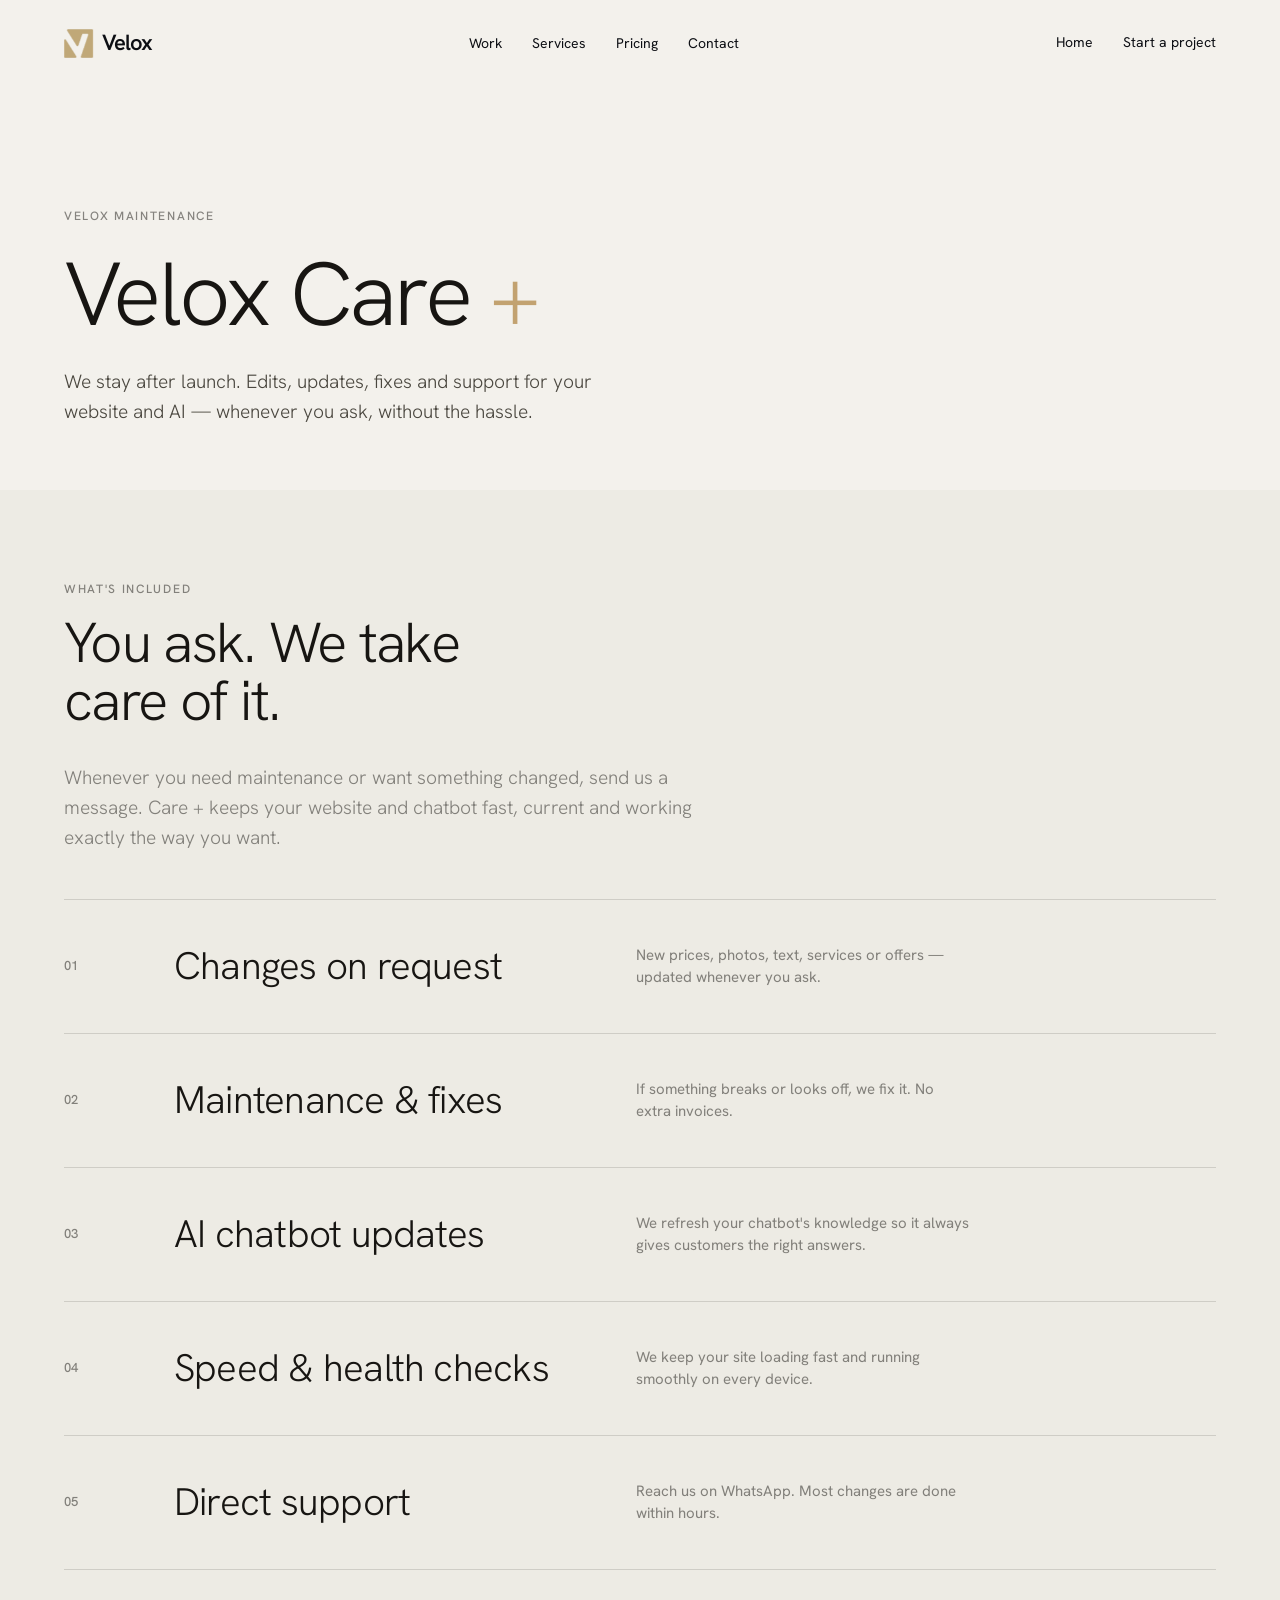
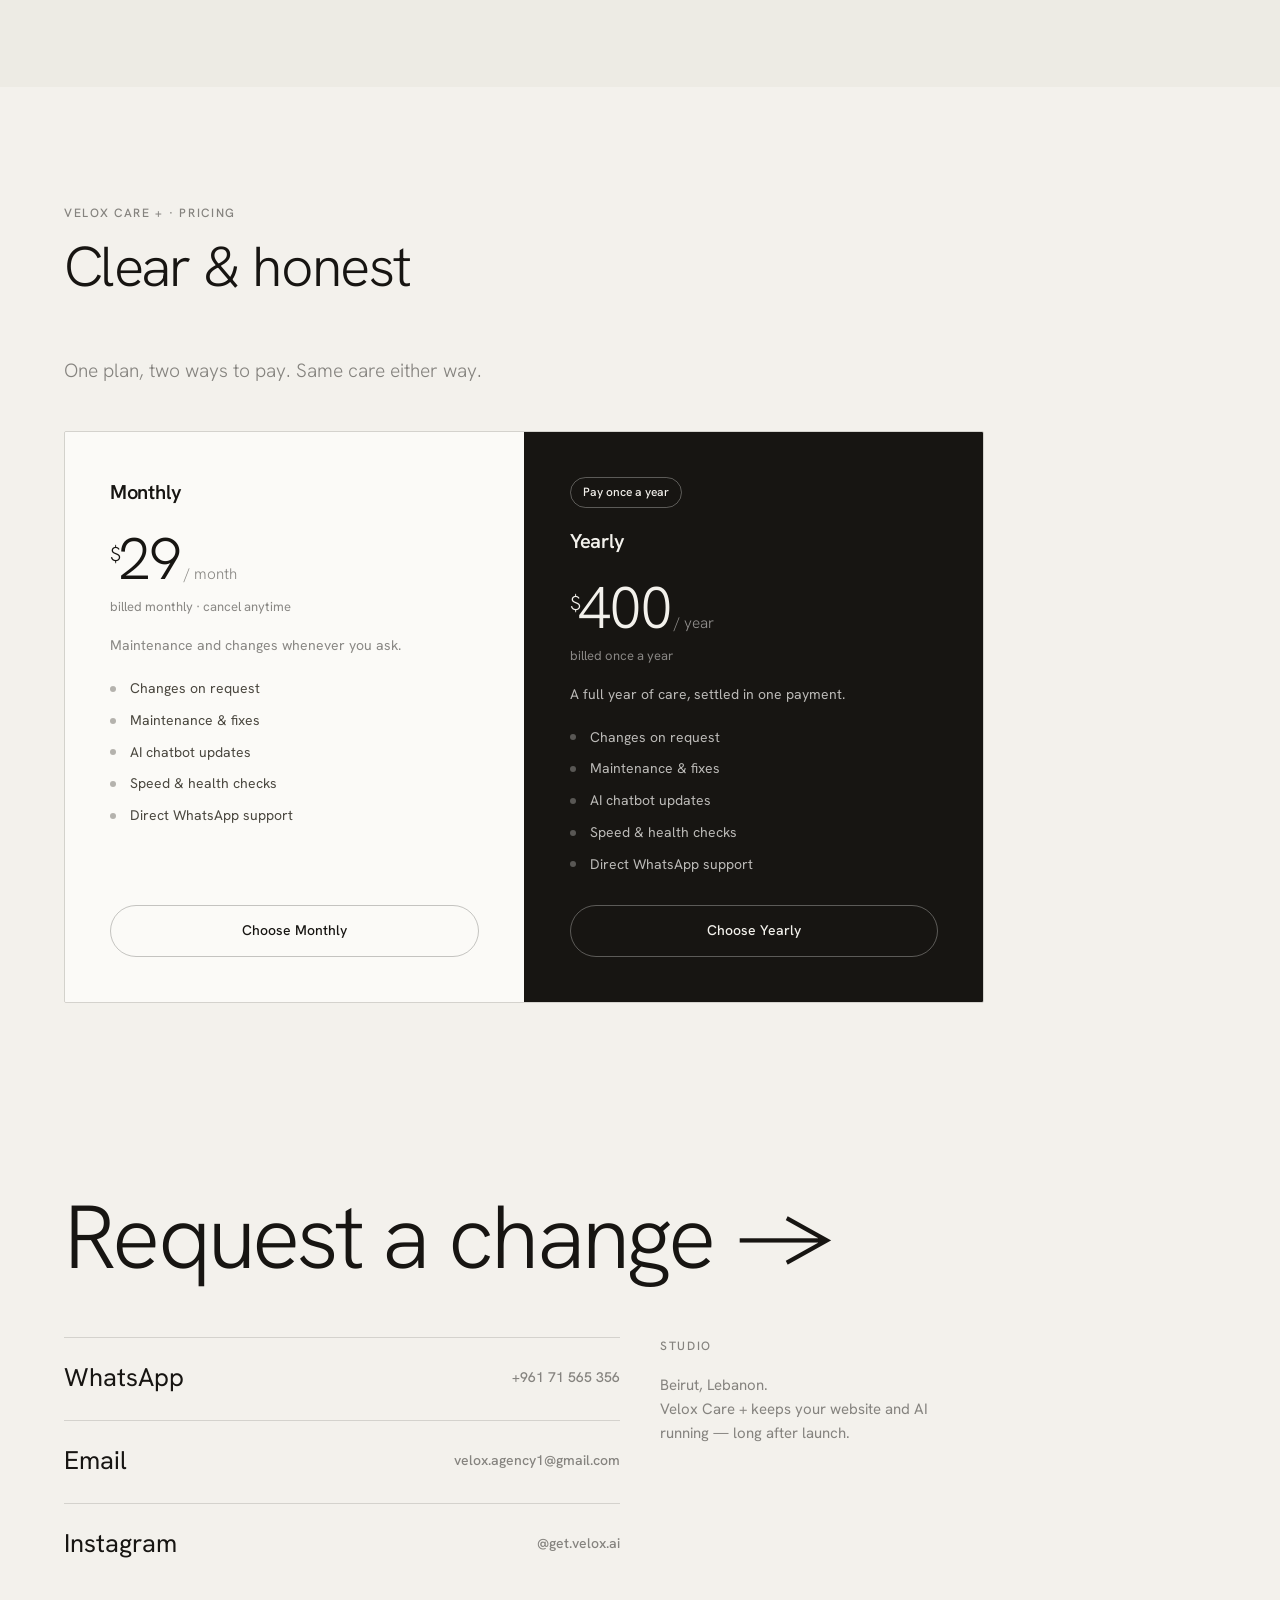
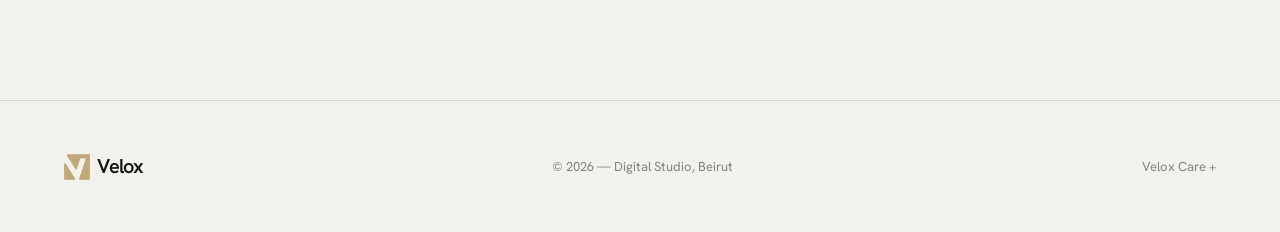
<file: velox-care.html>
<!DOCTYPE html>
<html lang="en">
<head>
<link rel="icon" href="favicon.ico">
<link rel="icon" type="image/png" sizes="32x32" href="favicon-32x32.png">
<link rel="icon" type="image/png" sizes="16x16" href="favicon-16x16.png">
<link rel="apple-touch-icon" href="apple-touch-icon.png">  
<meta charset="UTF-8">
<meta name="viewport" content="width=device-width, initial-scale=1.0">
<title>Velox Care + — Maintenance & Support · Velox Digital Studio, Beirut</title>
<meta name="description" content="Velox Care + — we stay after launch. Edits, updates, fixes and support for your website and AI, whenever you ask. One plan, monthly or yearly.">
<link rel="icon" href="favicon.png">
<link rel="preconnect" href="https://fonts.googleapis.com">
<link rel="preconnect" href="https://fonts.gstatic.com" crossorigin>
<link href="https://fonts.googleapis.com/css2?family=Hanken+Grotesk:wght@300;400;500;600;700&display=swap" rel="stylesheet">
<link href="https://fonts.googleapis.com/css2?family=Gelasio:wght@500;700&display=swap" rel="stylesheet">
<style>
:root{
  --bg:#F3F1EC; --bg-2:#EDEBE4; --paper:#FBFAF7; --ink:#171512; --ink-70:#4A473F;
  --dim:rgba(23,21,18,.5); --dim-2:rgba(23,21,18,.3); --line:rgba(23,21,18,.14); --line-2:rgba(23,21,18,.24);
  --ph:#E4E1D8; --accent:#171512;
  --f:'Hanken Grotesk',system-ui,sans-serif;
  --e:cubic-bezier(.22,1,.36,1); --e2:cubic-bezier(.76,0,.24,1);
  --pad:clamp(20px,5vw,64px);
}
*,*::before,*::after{margin:0;padding:0;box-sizing:border-box}
html{scroll-behavior:auto}
body{font-family:var(--f);font-weight:400;font-size:16px;line-height:1.55;color:var(--ink);background:var(--bg);overflow-x:hidden;-webkit-font-smoothing:antialiased;text-rendering:optimizeLegibility}
::selection{background:var(--ink);color:var(--bg)}
a,button{cursor:pointer;color:inherit;text-decoration:none}
:focus-visible{outline:2px solid var(--ink);outline-offset:3px}
img{max-width:100%;display:block}
html.lenis,html.lenis body{height:auto}.lenis.lenis-smooth{scroll-behavior:auto!important}.lenis.lenis-stopped{overflow:hidden}

/* type scale */
.k{font-size:12px;font-weight:500;letter-spacing:.14em;text-transform:uppercase;color:var(--dim)}
.display{font-weight:300;letter-spacing:-.03em;line-height:.98}
.d-xl{font-size:clamp(48px,10vw,190px)}
.d-lg{font-size:clamp(40px,7vw,120px)}
.d-md{font-size:clamp(30px,4.4vw,66px);line-height:1.02}
.body{font-size:clamp(17px,1.5vw,21px);font-weight:300;line-height:1.55;color:var(--ink-70)}

/* reveal */
.r{opacity:0;transform:translateY(30px);transition:opacity 1.1s var(--e),transform 1.1s var(--e)}
.r.in{opacity:1;transform:none}
.d1{transition-delay:.09s}.d2{transition-delay:.18s}.d3{transition-delay:.27s}.d4{transition-delay:.36s}
.lines span{display:block;overflow:hidden}
.lines span i{display:block;font-style:normal;transform:translateY(110%);transition:transform 1s var(--e)}
.lines.in span:nth-child(1) i{transition-delay:.02s}.lines.in span:nth-child(2) i{transition-delay:.11s}.lines.in span:nth-child(3) i{transition-delay:.2s}.lines.in span:nth-child(4) i{transition-delay:.29s}
.lines.in span i{transform:none}
/* image reveal */
.ph{position:relative;overflow:hidden;background:var(--ph)}
.ph img{width:100%;height:100%;object-fit:cover;transition:transform 1.4s var(--e)}
.ph::after{content:'';position:absolute;inset:0;background:var(--bg);transform-origin:top;transition:transform 1.2s var(--e2)}
.ph.in::after{transform:scaleY(0)}
.ph.in img{transform:scale(1.001)}
.parx img{will-change:transform}

/* preloader */
.load{position:fixed;inset:0;z-index:1000;background:var(--bg);display:flex;align-items:flex-end;justify-content:space-between;padding:var(--pad);transition:opacity .8s var(--e),visibility .8s}
.load.done{opacity:0;visibility:hidden}
.load .lm{font-weight:600;font-size:clamp(40px,9vw,120px);letter-spacing:-.04em;line-height:.9}
.load .lp{font-size:14px;font-weight:500;letter-spacing:.1em}
.load-bar{position:fixed;left:0;top:0;height:2px;background:var(--ink);width:0;z-index:1001;transition:width .2s linear}

/* cursor */
.cd{position:fixed;top:0;left:0;width:9px;height:9px;border-radius:50%;background:var(--ink);pointer-events:none;z-index:900;transform:translate(-50%,-50%);display:none;transition:width .35s var(--e),height .35s var(--e),opacity .35s;mix-blend-mode:difference}
@media(hover:hover) and (pointer:fine){.cd{display:block}.cd.hot{width:52px;height:52px;background:#fff}}

/* nav */
.nav{position:fixed;top:0;left:0;right:0;z-index:100;display:flex;align-items:center;justify-content:space-between;padding:26px var(--pad);mix-blend-mode:difference;color:#fff;transition:padding .5s var(--e)}
.navbrand{position:fixed;top:0;left:0;padding:26px var(--pad);display:inline-flex;align-items:center;gap:.36em;font-size:22px;font-weight:600;letter-spacing:-.04em;line-height:1.55;z-index:101;pointer-events:none}
.navbrand .ghost{visibility:hidden}
.nav .logo{padding-left:1.72em}
.nav .logo{font-weight:600;font-size:22px;letter-spacing:-.04em}
.nav ul{display:flex;gap:30px;list-style:none}
.nav a{font-size:14px;font-weight:400;position:relative}
.nav a::after{content:'';position:absolute;left:0;bottom:-4px;width:0;height:1px;background:currentColor;transition:width .35s var(--e)}
.nav a:hover::after{width:100%}
.nav-r{display:flex;gap:30px;align-items:center}
@media(max-width:820px){.nav ul{display:none}}

/* section frame */
.sec{padding:clamp(90px,13vh,170px) var(--pad);position:relative}
.wrap{max-width:1560px;margin:0 auto}
.hr{height:1px;background:var(--line);width:100%}

/* HERO */
.hero{display:flex;flex-direction:column;justify-content:flex-start;padding:130px var(--pad) 0}
.hero-top{display:flex;justify-content:space-between;align-items:flex-start;gap:30px;flex-wrap:wrap}
.hero-h{max-width:16ch}
.hero-meta{text-align:right;max-width:34ch}
.hero-img{margin:clamp(90px,12vh,160px) 0;height:auto;border-radius:2px}
.hero-scroll{position:absolute;left:var(--pad);bottom:34px;font-size:12px;letter-spacing:.12em;text-transform:uppercase;color:var(--dim);display:flex;align-items:center;gap:10px}
.hero-scroll::before{content:'';width:26px;height:1px;background:var(--ink);display:inline-block}

/* STATEMENT */
.statement{padding:0 var(--pad) clamp(110px,18vh,220px)}
.statement p{max-width:24ch;margin:0 auto;text-align:center}
.statement .body{max-width:60ch;margin:34px auto 0;text-align:center;color:var(--dim)}

/* WORK */
.work-head{display:flex;justify-content:space-between;align-items:flex-end;gap:30px;flex-wrap:wrap;margin-bottom:60px}
.proj{display:grid;grid-template-columns:1fr 1fr;gap:clamp(30px,5vw,90px);align-items:center;margin-bottom:clamp(80px,12vh,150px)}
.proj:nth-child(even) .proj-img{order:2}
.proj-img{height:min(64vh,640px);border-radius:2px}
.proj-info .num{font-size:13px;font-weight:500;color:var(--dim)}
.proj-info h3{font-weight:300;letter-spacing:-.03em;font-size:clamp(34px,4.4vw,64px);line-height:1;margin:14px 0 20px}
.proj-info .body{max-width:44ch}
.proj-meta{display:flex;gap:40px;margin-top:30px;flex-wrap:wrap}
.proj-meta div span{display:block}
.proj-meta .lbl{font-size:11px;letter-spacing:.12em;text-transform:uppercase;color:var(--dim-2);margin-bottom:5px}
.proj-meta .val{font-size:15px;font-weight:500}
.proj-link{display:inline-flex;align-items:center;gap:9px;margin-top:34px;font-size:14px;font-weight:500;border-bottom:1px solid var(--line-2);padding-bottom:5px;transition:gap .35s var(--e)}
.proj-link:hover{gap:16px}

/* SERVICES list */
.srv{border-top:1px solid var(--line)}
.srv-row{display:grid;grid-template-columns:80px 1.1fr 1.4fr auto;gap:30px;align-items:center;padding:clamp(28px,4vw,44px) 0;border-bottom:1px solid var(--line);transition:padding-left .5s var(--e),background .5s}
.srv-row:hover{padding-left:20px}
.srv-row .n{font-size:13px;font-weight:500;color:var(--dim)}
.srv-row h3{font-weight:300;letter-spacing:-.02em;font-size:clamp(26px,3vw,42px);line-height:1.02}
.srv-row p{font-size:15px;color:var(--dim);line-height:1.5;max-width:42ch}
.srv-row .price{font-size:15px;font-weight:500;white-space:nowrap}
@media(max-width:900px){.srv-row{grid-template-columns:1fr;gap:12px}.srv-row .n{display:none}}

/* FIGURES */
.figs{display:grid;grid-template-columns:repeat(4,1fr);gap:30px;border-top:1px solid var(--line);padding-top:60px}
.fig .v{font-weight:300;font-size:clamp(48px,6vw,92px);letter-spacing:-.04em;line-height:1}
.fig .l{font-size:14px;color:var(--dim);margin-top:14px;max-width:20ch}
@media(max-width:820px){.figs{grid-template-columns:1fr 1fr;gap:40px 30px}}

/* PRICING */
.price-grid{display:grid;grid-template-columns:repeat(3,1fr);gap:0;border:1px solid var(--line);border-radius:2px;overflow:hidden;margin-top:50px}
.tabs{display:inline-flex;gap:4px;margin-top:30px;border:1px solid var(--line);border-radius:100px;padding:4px;position:relative}
.tabs .glide{position:absolute;top:4px;bottom:4px;left:4px;width:calc(50% - 4px);background:var(--ink);border-radius:100px;transition:transform .5s var(--e2)}
.tabs.alt .glide{transform:translateX(100%)}
.tabs button{position:relative;z-index:2;border:none;background:none;font-family:var(--f);font-size:14px;padding:11px 26px;border-radius:100px;color:var(--dim);transition:color .4s}
.tabs button.on{color:var(--bg)}
.grid-set{display:none}.grid-set.on{display:block}
.pcol{padding:clamp(34px,3.5vw,48px);border-left:1px solid var(--line);background:var(--paper);display:flex;flex-direction:column;transition:background .4s}
.pcol:first-child{border-left:none}
.pcol:hover{background:#fff}
.pcol.feat{background:var(--ink);color:var(--bg)}
.pcol.feat .pd,.pcol.feat li{color:rgba(251,250,247,.72)}
.pcol .pn{font-size:20px;font-weight:600;letter-spacing:-.01em}
.pcol .amt{font-weight:300;font-size:clamp(46px,4.6vw,68px);letter-spacing:-.04em;margin-top:22px;line-height:1}
.pcol .amt sup{font-size:.34em;vertical-align:.9em}
.pcol .fr{font-size:13px;color:var(--dim);margin-top:8px}
.pcol.feat .fr{color:rgba(251,250,247,.5)}
.pcol .pd{font-size:14px;color:var(--dim);margin:18px 0 22px;line-height:1.5}
.pcol ul{list-style:none;display:flex;flex-direction:column;gap:10px;margin-bottom:30px}
.pcol li{font-size:14px;color:var(--ink-70);padding-left:20px;position:relative}
.pcol li::before{content:'';position:absolute;left:0;top:.55em;width:6px;height:6px;border-radius:50%;background:currentColor;opacity:.4}
.pcol .pbtn{margin-top:auto;display:inline-flex;align-items:center;justify-content:center;gap:8px;padding:14px;border:1px solid var(--line-2);border-radius:100px;font-size:14px;font-weight:500;transition:background .4s,color .4s,border-color .4s}
.pcol .pbtn:hover{background:var(--ink);color:var(--bg);border-color:var(--ink)}
.pcol.feat .pbtn{border-color:rgba(251,250,247,.3)}.pcol.feat .pbtn:hover{background:var(--bg);color:var(--ink)}
.pmo{display:inline-block;font-size:12px;font-weight:500;border:1px solid var(--line-2);padding:5px 12px;border-radius:100px;margin-top:12px;align-self:flex-start}
.pcol.feat .pmo{border-color:rgba(251,250,247,.3)}
@media(max-width:900px){.price-grid{grid-template-columns:1fr}.pcol{border-left:none;border-top:1px solid var(--line)}.pcol:first-child{border-top:none}}

/* APPROACH */
.approach{background:var(--ink);color:var(--bg);border-radius:2px;overflow:hidden}
.approach .wrap{padding:clamp(70px,10vh,120px) var(--pad)}
.approach .k{color:rgba(251,250,247,.5)}
.appr-grid{display:grid;grid-template-columns:repeat(4,1fr);gap:1px;background:rgba(251,250,247,.14);margin-top:60px;border-radius:2px;overflow:hidden}
.appr{background:var(--ink);padding:clamp(30px,3vw,44px)}
.appr .n{font-weight:300;font-size:clamp(40px,4vw,60px);letter-spacing:-.04em;color:rgba(251,250,247,.3)}
.appr h4{font-size:19px;font-weight:500;margin:24px 0 12px}
.appr p{font-size:14px;color:rgba(251,250,247,.55);line-height:1.55}
@media(max-width:900px){.appr-grid{grid-template-columns:1fr 1fr}}
@media(max-width:560px){.appr-grid{grid-template-columns:1fr}}

/* CONTACT */
.contact{padding:clamp(110px,16vh,200px) var(--pad) 0}
.contact .big{font-weight:300;letter-spacing:-.04em;line-height:.94;font-size:clamp(52px,12vw,220px)}
.contact .big a{display:inline-flex;align-items:center;gap:.15em;transition:color .4s}
.contact .big a:hover{color:var(--dim)}
.contact-hero{display:flex;align-items:center;justify-content:space-between;gap:clamp(24px,4vw,64px);flex-wrap:wrap;margin-top:20px}
.contact-hero .big{margin-top:0;flex:1 1 420px}
.script-logo{flex:0 0 auto;width:min(46vw,600px);height:auto;mix-blend-mode:multiply}
@media(max-width:820px){.contact-hero{justify-content:center}.script-logo{width:82%;max-width:460px;margin-top:10px}}
.contact-grid{display:grid;grid-template-columns:1fr 1fr;gap:40px;margin-top:70px;padding-bottom:60px}
.contact-links{display:flex;flex-direction:column;gap:2px}
.clink{display:flex;justify-content:space-between;align-items:center;padding:20px 0;border-top:1px solid var(--line);font-size:clamp(18px,2vw,26px);font-weight:400;transition:padding-left .4s var(--e)}
.clink:hover{padding-left:14px}
.clink span:last-child{color:var(--dim);font-size:14px;font-weight:500}
.contact-note{max-width:34ch;color:var(--dim);font-size:15px;line-height:1.6}
.contact-note .k{margin-bottom:16px}
@media(max-width:820px){.contact-grid{grid-template-columns:1fr;gap:30px}}

/* FOOTER */
footer{padding:50px var(--pad);display:flex;justify-content:space-between;align-items:center;gap:20px;flex-wrap:wrap;border-top:1px solid var(--line);font-size:13px;color:var(--dim)}
footer .fl{font-weight:600;font-size:20px;letter-spacing:-.03em;color:var(--ink)}

.logo,.fl{display:inline-flex;align-items:center;gap:.34em}
.brandmark{height:1.32em;aspect-ratio:359/360;background:url('[data-uri]') center/contain no-repeat;display:inline-block;flex:0 0 auto}
@media(prefers-reduced-motion:reduce){*,*::before,*::after{animation:none!important;transition-duration:.01ms!important}.r,.lines span i{opacity:1!important;transform:none!important}.ph::after{transform:scaleY(0)}}

/* Velox Agency logo (replaces hero image) — blends with page, connected tails */
.logo-tile{background:var(--bg);display:flex;align-items:center;justify-content:center}
.velox-logo{width:min(92%,1000px);container-type:inline-size;font-family:'Gelasio',Georgia,serif;font-weight:500;line-height:1;text-align:center}
.vl-mark{display:inline-block;text-align:left}
.vl-row{display:flex;align-items:flex-start}
.vl-row2{margin-left:20cqw}
.vl-tile{position:relative;flex:none;width:20cqw;height:20cqw;background:#F2B705;box-sizing:border-box;display:flex;align-items:center;justify-content:center;padding-top:1.6cqw}
.vl-sym{font-size:14.5cqw;line-height:1;color:#0B5D3B}
.vl-sup{position:absolute;top:1.3cqw;right:1.6cqw;font-size:2.8cqw;line-height:1;color:#0B5D3B}
.vl-tail{font-size:14.5cqw;line-height:1;color:#F2B705;height:20cqw;display:flex;align-items:center;padding-top:1.6cqw;box-sizing:border-box}
</style>
</head>
<body id="top">
<nav class="nav" id="nav">
  <a class="logo" href="index.html">Velox</a>
  <ul><li><a href="index.html#work">Work</a></li><li><a href="index.html#services">Services</a></li><li><a href="index.html#pricing">Pricing</a></li><li><a href="index.html#contact">Contact</a></li></ul>
  <div class="nav-r"><a href="index.html">Home</a><a href="https://wa.me/96171565356" target="_blank" rel="noopener">Start a project</a></div>
</nav>
<div class="navbrand" aria-hidden="true"><i class="brandmark"></i><span class="ghost">Velox</span></div>

<main>

  <!-- HERO -->
  <section class="sec" style="padding-top:clamp(150px,23vh,260px);padding-bottom:clamp(50px,7vh,90px)">
    <div class="wrap">
      <div class="k r">Velox Maintenance</div>
      <h1 class="display d-lg r d1" style="margin:24px 0 0;max-width:12ch">Velox Care <span style="color:#C2A270">+</span></h1>
      <p class="body r d2" style="margin-top:30px;max-width:48ch">We stay after launch. Edits, updates, fixes and support for your website and AI — whenever you ask, without the hassle.</p>
    </div>
  </section>

  <!-- WHAT'S INCLUDED -->
  <section class="sec" style="background:var(--bg-2);padding-top:clamp(70px,10vh,120px)">
    <div class="wrap">
      <div class="work-head" style="margin-bottom:34px"><div><div class="k r">What's included</div><h2 class="display d-md r d1" style="margin-top:16px;max-width:15ch">You ask. We take care of it.</h2></div></div>
      <p class="body r d1" style="max-width:62ch;color:var(--dim)">Whenever you need maintenance or want something changed, send us a message. Care + keeps your website and chatbot fast, current and working exactly the way you want.</p>
      <div class="srv" style="margin-top:46px">
      <div class="srv-row r"><span class="n">01</span><h3>Changes on request</h3><p>New prices, photos, text, services or offers — updated whenever you ask.</p><span class="price"></span></div>
      <div class="srv-row r"><span class="n">02</span><h3>Maintenance &amp; fixes</h3><p>If something breaks or looks off, we fix it. No extra invoices.</p><span class="price"></span></div>
      <div class="srv-row r"><span class="n">03</span><h3>AI chatbot updates</h3><p>We refresh your chatbot's knowledge so it always gives customers the right answers.</p><span class="price"></span></div>
      <div class="srv-row r"><span class="n">04</span><h3>Speed &amp; health checks</h3><p>We keep your site loading fast and running smoothly on every device.</p><span class="price"></span></div>
      <div class="srv-row r"><span class="n">05</span><h3>Direct support</h3><p>Reach us on WhatsApp. Most changes are done within hours.</p><span class="price"></span></div>
      </div>
    </div>
  </section>

  <!-- PRICING -->
  <section class="sec" id="pricing">
    <div class="wrap">
      <div class="work-head"><div><div class="k r">Velox Care + · Pricing</div><h2 class="display d-md r d1" style="margin-top:16px">Clear &amp; honest</h2></div></div>
      <p class="body r d1" style="margin-top:14px;color:var(--dim)">One plan, two ways to pay. Same care either way.</p>
      <div class="price-grid r d1" style="grid-template-columns:repeat(2,1fr);max-width:920px;margin-top:46px">
        <div class="pcol">
          <div class="pn">Monthly</div>
          <div class="amt"><sup>$</sup>29<span style="font-size:.26em;letter-spacing:0;color:var(--dim)"> / month</span></div>
          <div class="fr">billed monthly · cancel anytime</div>
          <p class="pd">Maintenance and changes whenever you ask.</p>
          <ul><li>Changes on request</li><li>Maintenance &amp; fixes</li><li>AI chatbot updates</li><li>Speed &amp; health checks</li><li>Direct WhatsApp support</li></ul>
          <a class="pbtn" href="https://wa.me/96171565356?text=Hi%20Velox!%20Velox%20Care%2B%20%E2%80%94%20Monthly%20(%2429%2Fmonth)." target="_blank" rel="noopener">Choose Monthly</a>
        </div>
        <div class="pcol feat">
          <span class="pmo" style="align-self:flex-start;margin:0 0 18px">Pay once a year</span>
          <div class="pn">Yearly</div>
          <div class="amt"><sup>$</sup>400<span style="font-size:.26em;letter-spacing:0;color:rgba(251,250,247,.55)"> / year</span></div>
          <div class="fr">billed once a year</div>
          <p class="pd">A full year of care, settled in one payment.</p>
          <ul><li>Changes on request</li><li>Maintenance &amp; fixes</li><li>AI chatbot updates</li><li>Speed &amp; health checks</li><li>Direct WhatsApp support</li></ul>
          <a class="pbtn" href="https://wa.me/96171565356?text=Hi%20Velox!%20Velox%20Care%2B%20%E2%80%94%20Yearly%20(%24400%2Fyear)." target="_blank" rel="noopener">Choose Yearly</a>
        </div>
      </div>
    </div>
  </section>

  <!-- REQUEST A CHANGE / CONTACT -->
  <section class="sec" style="padding-top:clamp(60px,8vh,100px)">
    <div class="wrap">
      <a class="r d1" href="https://wa.me/96171565356" target="_blank" rel="noopener" style="display:inline-flex;align-items:center;gap:.28em;font-weight:300;letter-spacing:-.03em;line-height:1;font-size:clamp(34px,7vw,92px)">Request a change <span aria-hidden="true">&rarr;</span></a>
      <div class="contact-grid" style="margin-top:56px;padding-bottom:0">
        <div class="contact-links r">
          <a class="clink" href="https://wa.me/96171565356" target="_blank" rel="noopener"><span>WhatsApp</span><span>+961 71 565 356</span></a>
          <a class="clink" href="mailto:velox.agency1@gmail.com"><span>Email</span><span>velox.agency1@gmail.com</span></a>
          <a class="clink" href="https://instagram.com/get.velox.ai" target="_blank" rel="noopener"><span>Instagram</span><span>@get.velox.ai</span></a>
        </div>
        <div class="contact-note r d2"><div class="k">Studio</div>Beirut, Lebanon.<br>Velox Care + keeps your website and AI running — long after launch.</div>
      </div>
    </div>
  </section>

</main>

<footer>
  <span class="fl"><i class="brandmark" aria-hidden="true"></i>Velox</span>
  <span>© 2026 — Digital Studio, Beirut</span>
  <span>Velox Care +</span>
</footer>

<script>
(function(){
  var els=document.querySelectorAll('.r');
  if(!('IntersectionObserver' in window)){els.forEach(function(e){e.classList.add('in');});return;}
  var io=new IntersectionObserver(function(ents){ents.forEach(function(en){if(en.isIntersecting){en.target.classList.add('in');io.unobserve(en.target);}});},{threshold:.12,rootMargin:'0px 0px -8% 0px'});
  els.forEach(function(e){io.observe(e);});
  setTimeout(function(){els.forEach(function(e){e.classList.add('in');});},2600);
})();
</script>
</body>
</html>
</file>
<file: assets/css/style.css>
/* ===========================================================================
   Essence-Ciel PR & Events, shared styles.
   Palette: botanical sage and fine-stationery cream. No red. Editorial, quiet.
   =========================================================================== */
:root{
  --cream:#F4EFE5;
  --cream-2:#FBF8F1;
  --paper:#FAF6EC;
  --sage:#8B9A80;
  --sage-2:#6E7D63;
  --sage-deep:#39422F;
  --sage-ink:#2E3327;
  --ink:#353930;
  --muted:#79806E;
  --gold:#B7A067;
  --line:rgba(46,51,39,.15);
  --line-2:rgba(46,51,39,.28);
  --on-dark:#EDE9DD;
  --on-dark-mut:rgba(237,233,221,.62);
  --f-serif:'Cormorant Garamond',Georgia,serif;
  --f-sans:'Inter',system-ui,-apple-system,sans-serif;
  --e:cubic-bezier(.22,1,.36,1);
  --pad:clamp(22px,6vw,90px);
  --maxw:1280px;
}
*,*::before,*::after{margin:0;padding:0;box-sizing:border-box}
html{scroll-behavior:smooth;-webkit-text-size-adjust:100%}
body{font-family:var(--f-sans);font-weight:400;font-size:16px;line-height:1.75;color:var(--ink);background:var(--cream);-webkit-font-smoothing:antialiased;overflow-x:hidden}
img{display:block;max-width:100%}
a{color:inherit;text-decoration:none}
button{font-family:inherit;cursor:pointer;border:none;background:none}
::selection{background:var(--sage);color:#fff}
:focus-visible{outline:1.5px solid var(--sage-2);outline-offset:3px}

/* ---------- type ---------- */
.serif{font-family:var(--f-serif)}
.kicker{font-family:var(--f-sans);text-transform:uppercase;letter-spacing:.34em;font-size:11.5px;font-weight:500;color:var(--sage-2)}
h1,h2,h3,h4{font-family:var(--f-serif);font-weight:400;line-height:1.08;letter-spacing:.005em;color:var(--sage-ink)}
.d-xl{font-size:clamp(2.6rem,6.2vw,5.4rem)}
.d-lg{font-size:clamp(2.3rem,5.2vw,4.4rem)}
.d-md{font-size:clamp(1.9rem,4vw,3.3rem)}
.d-sm{font-size:clamp(1.6rem,3vw,2.4rem)}
.italic{font-style:italic}
.lead{font-size:clamp(1.05rem,1.5vw,1.3rem);line-height:1.85;color:var(--ink)}
.body-serif{font-family:var(--f-serif);font-size:clamp(1.15rem,1.7vw,1.45rem);font-style:italic;line-height:1.7;color:var(--ink)}
.muted{color:var(--muted)}
.rule{height:1px;width:72px;background:var(--gold);margin:24px auto;opacity:.85}
.rule.left{margin-left:0}

/* ---------- layout ---------- */
.section{padding:clamp(66px,11vh,140px) var(--pad);position:relative}
.container{max-width:var(--maxw);margin:0 auto}
.narrow{max-width:820px;margin:0 auto}
.center{text-align:center}
.dark{background:var(--sage-deep);color:var(--on-dark)}
.dark h1,.dark h2,.dark h3,.dark h4{color:#fff}
.dark .kicker{color:var(--gold)}
.dark .lead,.dark .body-serif{color:var(--on-dark)}
.soft{background:var(--cream-2)}

/* ---------- buttons (squared, never pill) ---------- */
.btn{display:inline-flex;align-items:center;justify-content:center;font-family:var(--f-sans);text-transform:uppercase;letter-spacing:.2em;font-size:11.5px;font-weight:500;padding:16px 34px;border-radius:0;transition:background .4s,color .4s,border-color .4s}
.btn-solid{background:var(--sage-2);color:#fff}
.btn-solid:hover{background:var(--sage-deep)}
.btn-outline{border:1px solid var(--line-2);color:var(--sage-ink)}
.btn-outline:hover{background:var(--sage-ink);color:var(--cream);border-color:var(--sage-ink)}
.dark .btn-outline{border-color:rgba(237,233,221,.4);color:var(--on-dark)}
.dark .btn-outline:hover{background:var(--cream);color:var(--sage-deep)}
.link-ul{display:inline-block;font-family:var(--f-sans);text-transform:uppercase;letter-spacing:.2em;font-size:11.5px;border-bottom:1px solid var(--line-2);padding-bottom:5px;transition:border-color .4s,color .4s}
.link-ul:hover{color:var(--sage-2);border-color:var(--sage-2)}

/* ---------- nav ---------- */
.nav{position:fixed;inset:0 0 auto 0;z-index:100;display:flex;align-items:center;justify-content:space-between;padding:20px var(--pad);transition:background .4s,padding .4s,border-color .4s;border-bottom:1px solid transparent}
.nav.scrolled{background:rgba(244,239,229,.9);backdrop-filter:blur(12px);border-bottom-color:var(--line);padding-top:14px;padding-bottom:14px}
.brand{display:flex;align-items:center;gap:11px}
.brand .mk{width:30px;height:30px;color:var(--sage-2)}
.brand .wm{display:flex;flex-direction:column;line-height:1}
.brand .wm b{font-family:var(--f-serif);font-weight:500;font-size:20px;letter-spacing:.02em;color:var(--sage-ink)}
.brand .wm small{font-family:var(--f-sans);font-size:8px;letter-spacing:.34em;text-transform:uppercase;color:var(--muted);margin-top:3px}
.nav-links{display:flex;align-items:center;gap:30px}
.nav-links a{font-family:var(--f-sans);text-transform:uppercase;letter-spacing:.18em;font-size:11.5px;color:var(--ink);position:relative;padding:4px 0;transition:color .3s}
.nav-links a::after{content:'';position:absolute;left:0;bottom:0;height:1px;width:0;background:var(--sage-2);transition:width .35s var(--e)}
.nav-links a:hover,.nav-links a.active{color:var(--sage-2)}
.nav-links a:hover::after,.nav-links a.active::after{width:100%}
.burger{display:none;flex-direction:column;gap:5px;width:34px;height:34px;align-items:center;justify-content:center}
.burger span{width:24px;height:1.5px;background:var(--sage-ink);transition:transform .35s var(--e),opacity .25s}
.burger.on span:nth-child(1){transform:translateY(6.5px) rotate(45deg)}
.burger.on span:nth-child(2){opacity:0}
.burger.on span:nth-child(3){transform:translateY(-6.5px) rotate(-45deg)}
@media(max-width:940px){.nav-links{display:none}.burger{display:flex}}
.mmenu{position:fixed;inset:0;z-index:99;background:var(--cream);transform:translateY(-100%);transition:transform .5s var(--e);visibility:hidden;display:flex;flex-direction:column;justify-content:center;gap:2px;padding:var(--pad)}
.mmenu.on{transform:none;visibility:visible}
.mmenu a{font-family:var(--f-serif);font-size:clamp(2rem,9vw,3rem);color:var(--sage-ink);padding:10px 0;border-bottom:1px solid var(--line)}
.mmenu .mfoot{margin-top:30px;font-size:12px;letter-spacing:.06em;color:var(--muted)}

/* ---------- reveal (single, restrained fade) ---------- */
.reveal{opacity:0;transform:translateY(12px);transition:opacity .7s ease,transform .7s ease}
.reveal.in{opacity:1;transform:none}
.d1{transition-delay:.06s}.d2{transition-delay:.12s}.d3{transition-delay:.18s}.d4{transition-delay:.24s}
@media(prefers-reduced-motion:reduce){.reveal{opacity:1;transform:none;transition:none}html{scroll-behavior:auto}}

/* ---------- photos ---------- */
.ph{position:relative;overflow:hidden;background:linear-gradient(135deg,#e7e3d6,#d9dcc9)}
.ph img{width:100%;height:100%;object-fit:cover;transition:transform 1s var(--e),filter .6s ease}
.ph.mono img{filter:grayscale(1) contrast(1.03)}
.ph.mono:hover img{filter:grayscale(0)}
.ph-cap{position:absolute;left:14px;bottom:14px;font-family:var(--f-sans);font-size:10.5px;letter-spacing:.18em;text-transform:uppercase;color:#fff;background:rgba(46,51,39,.5);backdrop-filter:blur(4px);padding:6px 12px}

/* ---------- hero (concrete copy, static backdrop) ---------- */
.hero{position:relative;min-height:100svh;display:flex;align-items:center;justify-content:center;text-align:center;overflow:hidden}
.hero-bg{position:absolute;inset:0;z-index:0}
.hero-bg img{width:100%;height:100%;object-fit:cover;filter:grayscale(.92) contrast(1.04) brightness(.96)}
.hero-veil{position:absolute;inset:0;z-index:1;background:linear-gradient(180deg,rgba(32,37,24,.6),rgba(32,37,24,.42) 45%,rgba(32,37,24,.68))}
.hero-content{position:relative;z-index:2;color:#fff;padding:0 var(--pad);max-width:1040px}
.hero-content .kicker{color:rgba(255,255,255,.82)}
.hero h1{color:#fff}
.hero-sign{font-family:var(--f-serif);font-style:italic;color:var(--cream);font-size:clamp(1.2rem,2vw,1.6rem)}
.scroll-cue{position:absolute;left:50%;bottom:28px;z-index:2;transform:translateX(-50%);color:rgba(255,255,255,.72);display:flex;flex-direction:column;align-items:center;gap:8px;font-family:var(--f-sans);font-size:9.5px;letter-spacing:.3em;text-transform:uppercase}
.scroll-cue svg{width:14px;height:14px}

/* ---------- two column ---------- */
.two{display:grid;grid-template-columns:1fr 1fr;gap:clamp(34px,6vw,96px);align-items:center}
@media(max-width:860px){.two{grid-template-columns:1fr;gap:40px}}
.two.wide-r{grid-template-columns:.9fr 1.1fr}
.two.wide-l{grid-template-columns:1.1fr .9fr}
@media(max-width:860px){.two.wide-r,.two.wide-l{grid-template-columns:1fr}}

/* ---------- services ---------- */
.svc-grid{display:grid;grid-template-columns:repeat(2,1fr);gap:clamp(18px,3vw,40px)}
@media(max-width:760px){.svc-grid{grid-template-columns:1fr}}
.svc{border:1px solid var(--line);padding:clamp(30px,4vw,52px);background:var(--cream-2);transition:border-color .5s,background .5s}
.svc:hover{border-color:var(--line-2);background:#fff}
.svc .no{font-family:var(--f-serif);font-style:italic;font-size:1.3rem;color:var(--gold)}
.svc h3{font-size:clamp(1.5rem,2.4vw,2rem);margin:16px 0 12px}
.svc p{color:var(--muted);font-size:15px;line-height:1.8}

/* ---------- founders ---------- */
.founder{display:grid;grid-template-columns:340px 1fr;gap:clamp(30px,5vw,70px);align-items:start}
.founder:nth-child(even){grid-template-columns:1fr 340px}
.founder:nth-child(even) .founder-ph{order:2}
@media(max-width:820px){.founder,.founder:nth-child(even){grid-template-columns:1fr;gap:26px}.founder:nth-child(even) .founder-ph{order:0}}
.founder-ph{aspect-ratio:3/4}
.founder h3{font-size:clamp(2rem,3.6vw,3rem)}
.founder .role{font-family:var(--f-sans);text-transform:uppercase;letter-spacing:.22em;font-size:11px;color:var(--sage-2);margin:10px 0 22px}
.founder p{margin-bottom:15px;font-size:15.5px;line-height:1.85;color:var(--ink)}
.founder p:first-of-type{font-family:var(--f-serif);font-style:italic;font-size:1.25rem;color:var(--sage-ink)}

/* ---------- expertise ---------- */
.exp{border-top:1px solid var(--line);padding:clamp(40px,6vh,70px) 0}
.exp-head{display:flex;align-items:baseline;gap:20px;flex-wrap:wrap;margin-bottom:26px}
.exp-head .no{font-family:var(--f-serif);font-style:italic;color:var(--gold);font-size:1.4rem}
.exp-head h3{font-size:clamp(1.7rem,3.4vw,2.6rem)}
.exp-grid{display:grid;grid-template-columns:1fr 1fr;gap:clamp(26px,4vw,64px);align-items:start}
@media(max-width:820px){.exp-grid{grid-template-columns:1fr;gap:26px}}
.exp-photos{display:grid;grid-template-columns:1fr 1fr;gap:12px}
.exp-photos .ph{aspect-ratio:4/5}
.exp-photos .ph.full{grid-column:1/3;aspect-ratio:16/10}
.exp-desc{font-family:var(--f-serif);font-style:italic;font-size:1.2rem;line-height:1.7;color:var(--ink)}
.evlist{list-style:none;margin-top:6px}
.evlist li{position:relative;padding:12px 0 12px 24px;border-top:1px solid var(--line);font-size:14.5px;line-height:1.6;color:var(--ink)}
.evlist li:first-child{border-top:none}
.evlist li::before{content:'';position:absolute;left:0;top:19px;width:7px;height:7px;border:1px solid var(--sage-2);transform:rotate(45deg)}

/* ---------- locations ---------- */
.locs{display:grid;grid-template-columns:repeat(3,1fr);gap:clamp(14px,2vw,26px)}
@media(max-width:700px){.locs{grid-template-columns:1fr}}
.loc{border:1px solid var(--line);padding:clamp(30px,4vw,54px);text-align:center;transition:background .5s}
.loc:hover{background:var(--cream-2)}
.loc h4{font-size:clamp(1.4rem,2.4vw,1.9rem)}
.loc p{font-size:12px;letter-spacing:.06em;color:var(--muted);margin-top:8px}

/* ---------- facts (quiet, not counters) ---------- */
.facts{display:flex;flex-wrap:wrap;justify-content:center;gap:clamp(20px,5vw,64px);align-items:center}
.fact{text-align:center}
.fact .v{font-family:var(--f-serif);font-size:clamp(1.4rem,2.4vw,2rem);color:#fff;line-height:1.2}
.fact .l{font-family:var(--f-sans);text-transform:uppercase;letter-spacing:.2em;font-size:10px;color:var(--on-dark-mut);margin-top:8px}
.fact-sep{width:1px;height:38px;background:rgba(237,233,221,.28)}
@media(max-width:700px){.fact-sep{display:none}}

/* ---------- gallery (masonry) ---------- */
.masonry{columns:3;column-gap:16px}
@media(max-width:900px){.masonry{columns:2}}
@media(max-width:560px){.masonry{columns:1}}
.masonry .ph{break-inside:avoid;margin-bottom:16px}

/* ---------- clients & partners ---------- */
.client-grid{display:grid;grid-template-columns:repeat(3,1fr);gap:1px;background:var(--line);border:1px solid var(--line)}
@media(max-width:760px){.client-grid{grid-template-columns:repeat(2,1fr)}}
@media(max-width:460px){.client-grid{grid-template-columns:1fr}}
.client{background:var(--cream);padding:clamp(24px,3vw,40px) 20px;text-align:center;display:flex;flex-direction:column;justify-content:center;min-height:120px;transition:background .4s}
.client:hover{background:var(--cream-2)}
.client .n{font-family:var(--f-serif);font-size:clamp(1.15rem,1.8vw,1.45rem);color:var(--sage-ink);line-height:1.25}
.client .c{font-family:var(--f-sans);text-transform:uppercase;letter-spacing:.16em;font-size:9.5px;color:var(--muted);margin-top:8px}
.partner-row{display:flex;flex-wrap:wrap;justify-content:center;gap:clamp(16px,3vw,44px);align-items:center}
.partner-row span{font-family:var(--f-serif);font-size:clamp(1.1rem,1.6vw,1.4rem);color:var(--sage-2)}

/* ---------- contact ---------- */
.contact-split{display:grid;grid-template-columns:.85fr 1.15fr;min-height:80vh}
@media(max-width:900px){.contact-split{grid-template-columns:1fr}}
.contact-left{background:var(--sage-deep);color:var(--on-dark);padding:clamp(40px,6vw,80px)}
.contact-left h2{color:#fff}
.ci-row{padding:20px 0;border-top:1px solid rgba(237,233,221,.16)}
.ci-row .l{font-family:var(--f-sans);text-transform:uppercase;letter-spacing:.2em;font-size:10px;color:var(--gold)}
.ci-row .v{font-family:var(--f-serif);font-size:1.35rem;margin-top:6px;display:block}
.ci-row a.v:hover{color:#fff;text-decoration:underline;text-underline-offset:4px}
.contact-right{padding:clamp(40px,6vw,80px);background:var(--cream)}
.field{position:relative;margin-bottom:30px}
.field label{font-family:var(--f-sans);text-transform:uppercase;letter-spacing:.18em;font-size:10px;color:var(--muted);display:block;margin-bottom:9px}
.field input,.field select,.field textarea{width:100%;background:transparent;border:none;border-bottom:1px solid var(--line-2);padding:10px 0;font-family:var(--f-serif);font-size:1.15rem;color:var(--ink);transition:border-color .4s}
.field textarea{resize:vertical;min-height:70px}
.field input:focus,.field select:focus,.field textarea:focus{outline:none;border-color:var(--sage-2)}
.form-success{display:none;padding:28px;border:1px solid var(--sage);background:var(--cream-2);text-align:center;font-family:var(--f-serif);font-style:italic;font-size:1.3rem;color:var(--sage-2)}
.form-success.on{display:block}
.calendly-ph{border:1px solid var(--line-2);background:var(--cream-2);padding:clamp(30px,4vw,50px);text-align:center}

/* ---------- live chat (squared, restrained) ---------- */
.chat-btn{position:fixed;right:22px;bottom:22px;z-index:120;display:inline-flex;align-items:center;gap:9px;padding:13px 18px;background:var(--sage-deep);color:var(--cream);font-family:var(--f-sans);text-transform:uppercase;letter-spacing:.18em;font-size:10.5px;box-shadow:0 14px 30px -16px rgba(46,51,39,.55);transition:background .35s}
.chat-btn:hover{background:var(--sage-2)}
.chat-btn svg{width:16px;height:16px}
.chat-panel{position:fixed;right:22px;bottom:78px;z-index:120;width:min(320px,86vw);background:var(--cream);border:1px solid var(--line);box-shadow:0 26px 60px -30px rgba(46,51,39,.5);overflow:hidden;opacity:0;visibility:hidden;transform:translateY(10px);transition:opacity .3s ease,transform .3s ease,visibility .3s}
.chat-panel.on{opacity:1;visibility:visible;transform:none}
.chat-panel .ch-h{background:var(--sage-deep);color:#fff;padding:18px 20px}
.chat-panel .ch-h b{font-family:var(--f-serif);font-size:1.3rem;font-weight:500}
.chat-panel .ch-h p{font-size:12px;color:var(--on-dark-mut);margin-top:2px}
.chat-panel .ch-b{padding:20px}
.chat-panel .ch-b p{font-size:14px;color:var(--muted);margin-bottom:16px}
.chat-panel .ch-b a{display:block;padding:13px 16px;border:1px solid var(--line);margin-bottom:10px;font-size:13px;letter-spacing:.03em;transition:background .35s}
.chat-panel .ch-b a:hover{background:var(--cream-2)}

/* ---------- footer ---------- */
.footer{background:var(--sage-deep);color:var(--on-dark);padding:clamp(60px,9vh,110px) var(--pad) 40px}
.foot-top{display:grid;grid-template-columns:1.5fr 1fr 1fr;gap:clamp(30px,5vw,70px);padding-bottom:50px;border-bottom:1px solid rgba(237,233,221,.16)}
@media(max-width:760px){.foot-top{grid-template-columns:1fr;gap:34px}}
.foot-top h3{color:#fff;font-size:clamp(1.8rem,3vw,2.6rem)}
.foot-top .tag{font-family:var(--f-serif);font-style:italic;color:var(--gold);margin-top:14px;font-size:1.15rem}
.foot-col h5{font-family:var(--f-sans);text-transform:uppercase;letter-spacing:.2em;font-size:10.5px;color:var(--gold);margin-bottom:16px}
.foot-col a,.foot-col p{display:block;color:var(--on-dark-mut);font-size:14px;padding:6px 0;transition:color .35s}
.foot-col a:hover{color:#fff}
.foot-bottom{display:flex;justify-content:space-between;gap:16px;flex-wrap:wrap;margin-top:36px;font-size:11.5px;color:var(--on-dark-mut);letter-spacing:.04em}

/* ---------- made by Velox ---------- */
.velox{background:#F3F1ED;text-align:center;padding:clamp(48px,9vh,100px) var(--pad)}
.velox-made{display:block;font-family:var(--f-serif);font-style:italic;font-size:clamp(1.35rem,2.6vw,2.1rem);color:var(--muted);margin-bottom:clamp(14px,2vw,22px);letter-spacing:.01em}
.velox-logo{display:inline-block;height:clamp(60px,9vw,96px);width:auto;transition:transform .5s var(--e),opacity .4s}
a.velox-logo-link{display:inline-block}
a.velox-logo-link:hover .velox-logo{transform:translateY(-3px)}
</file>
